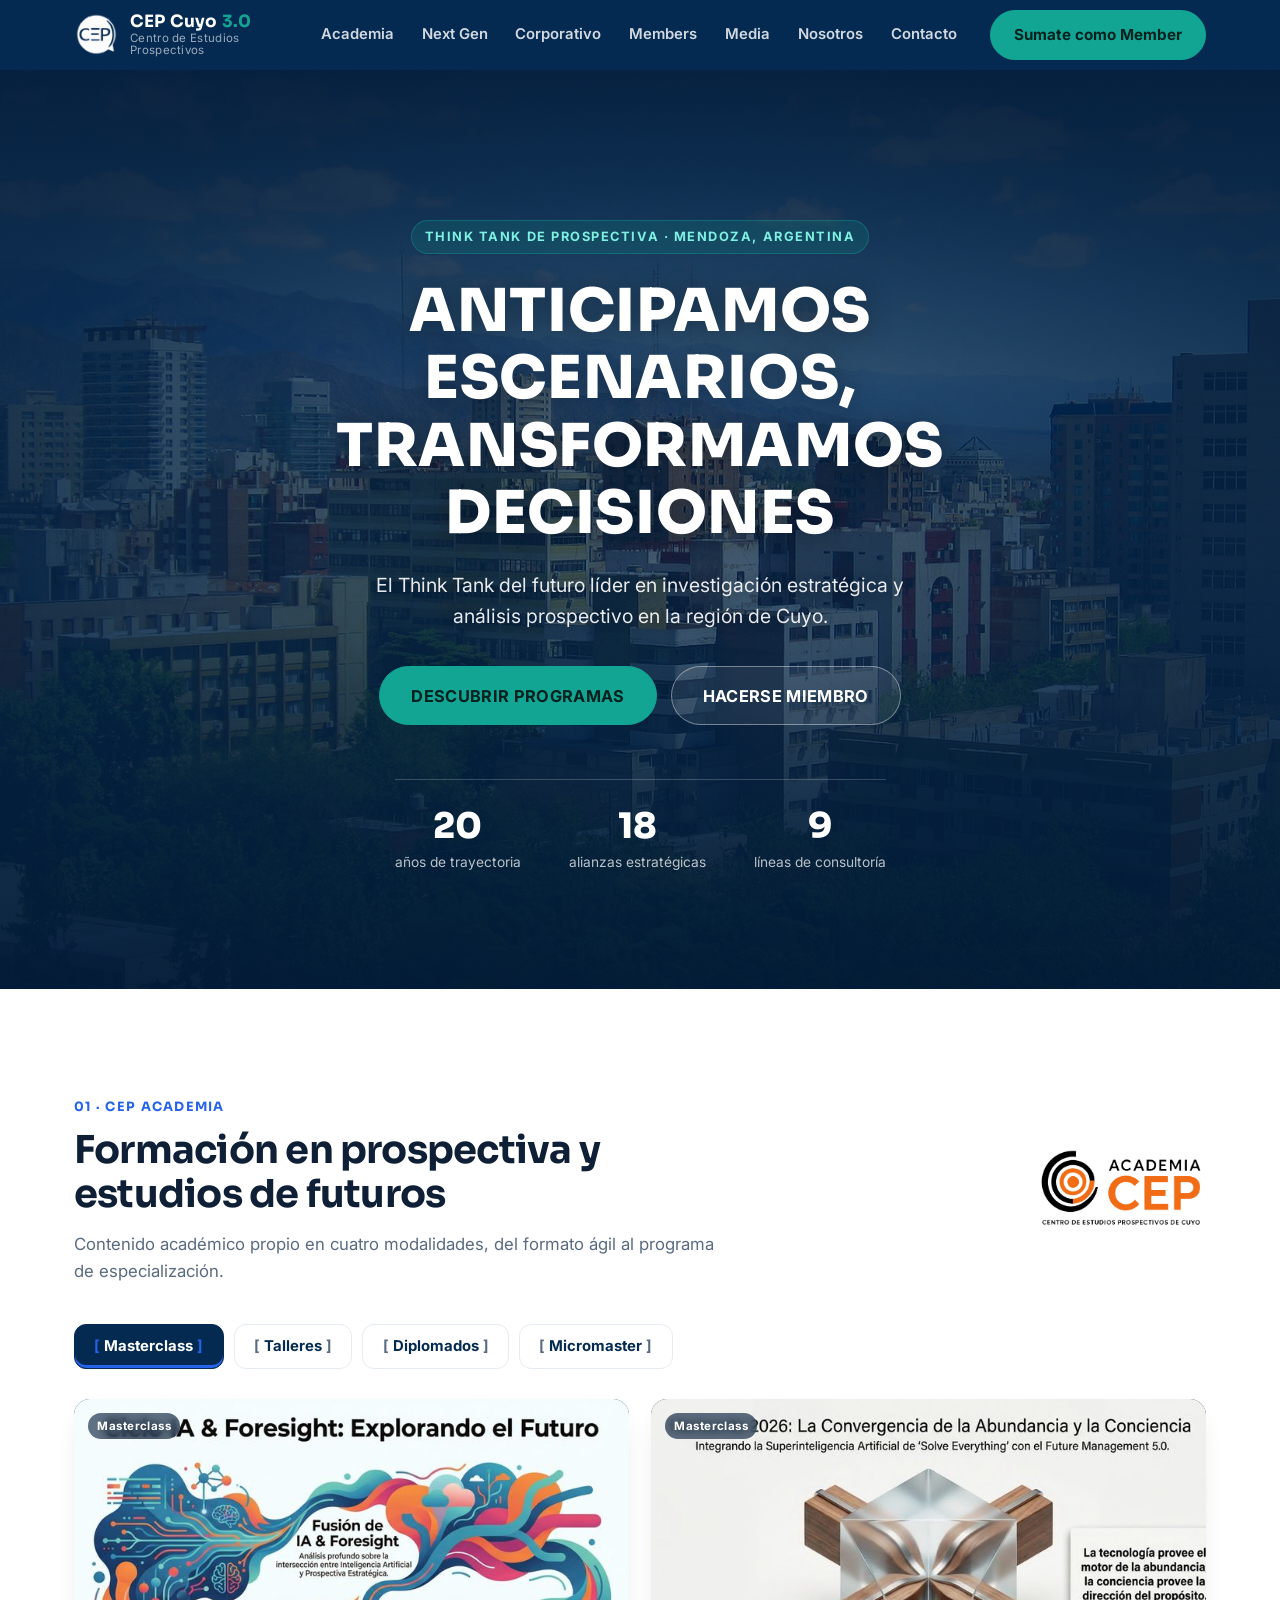
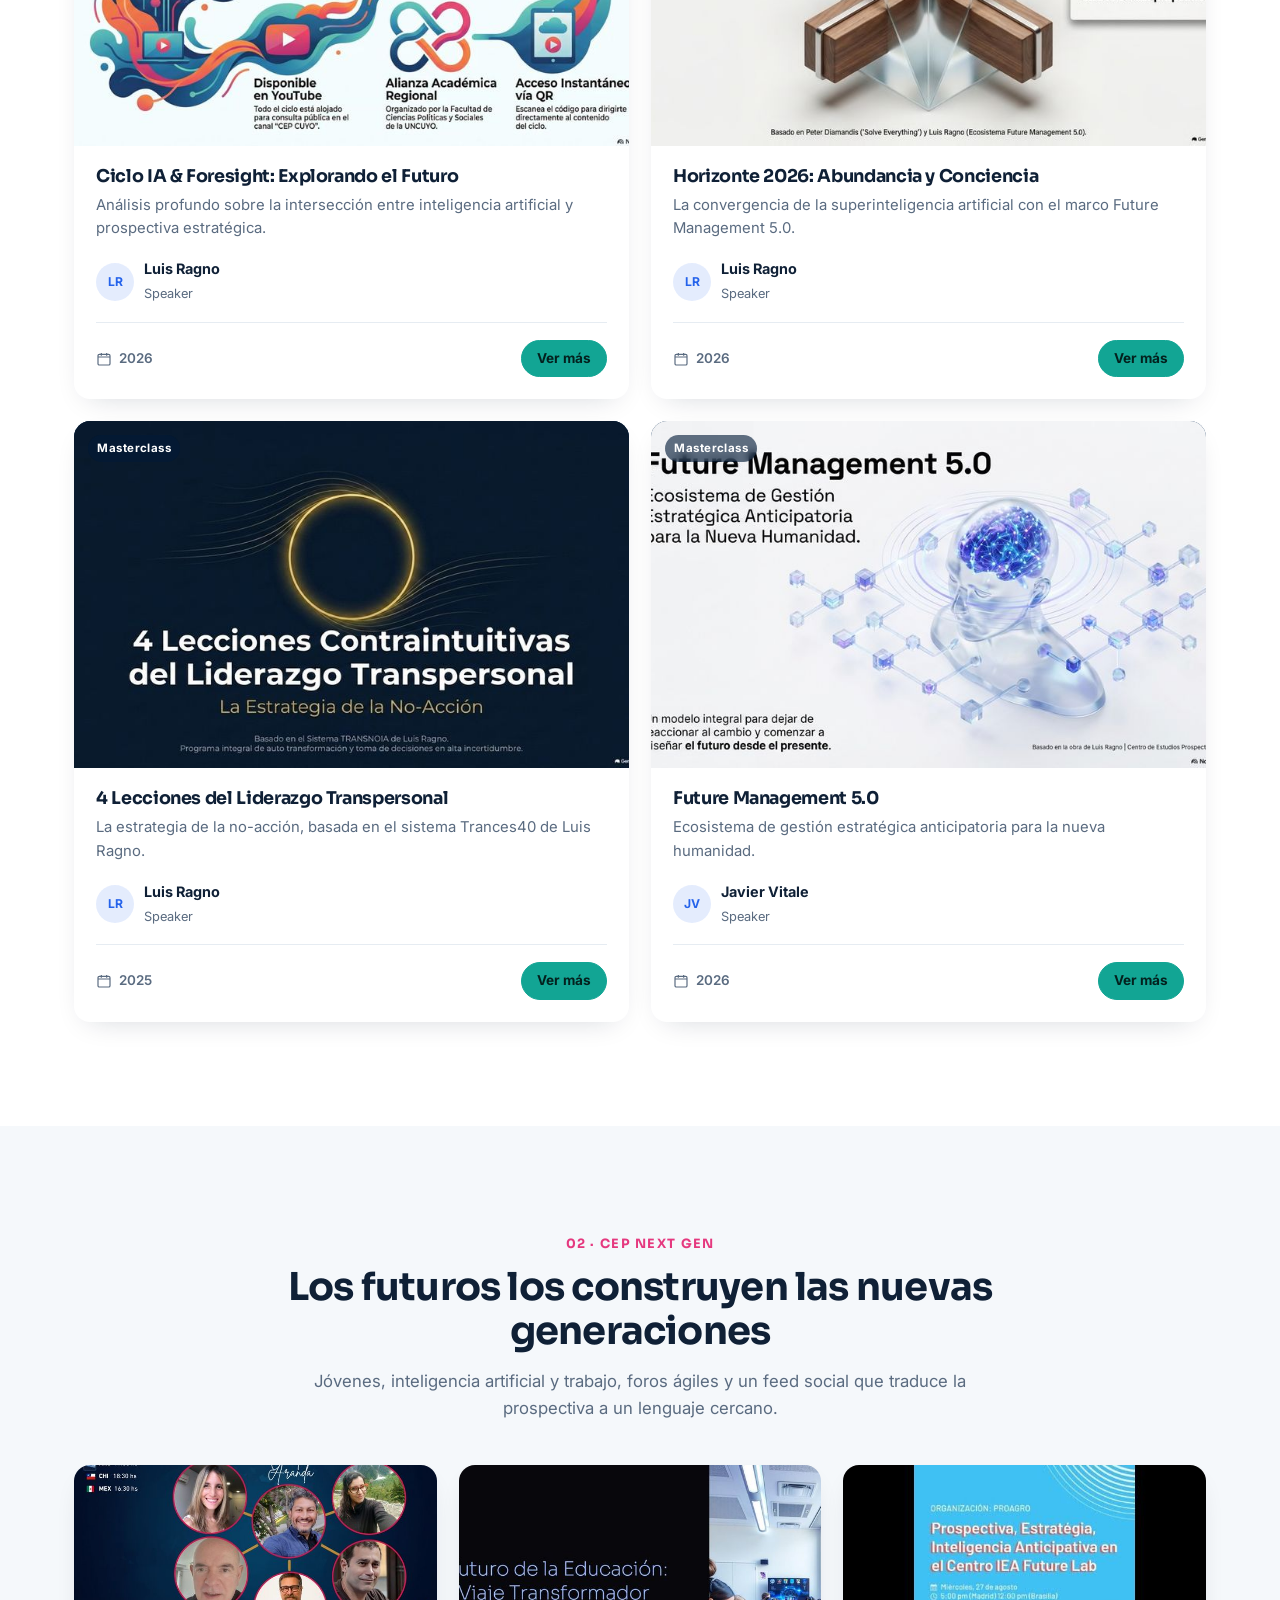
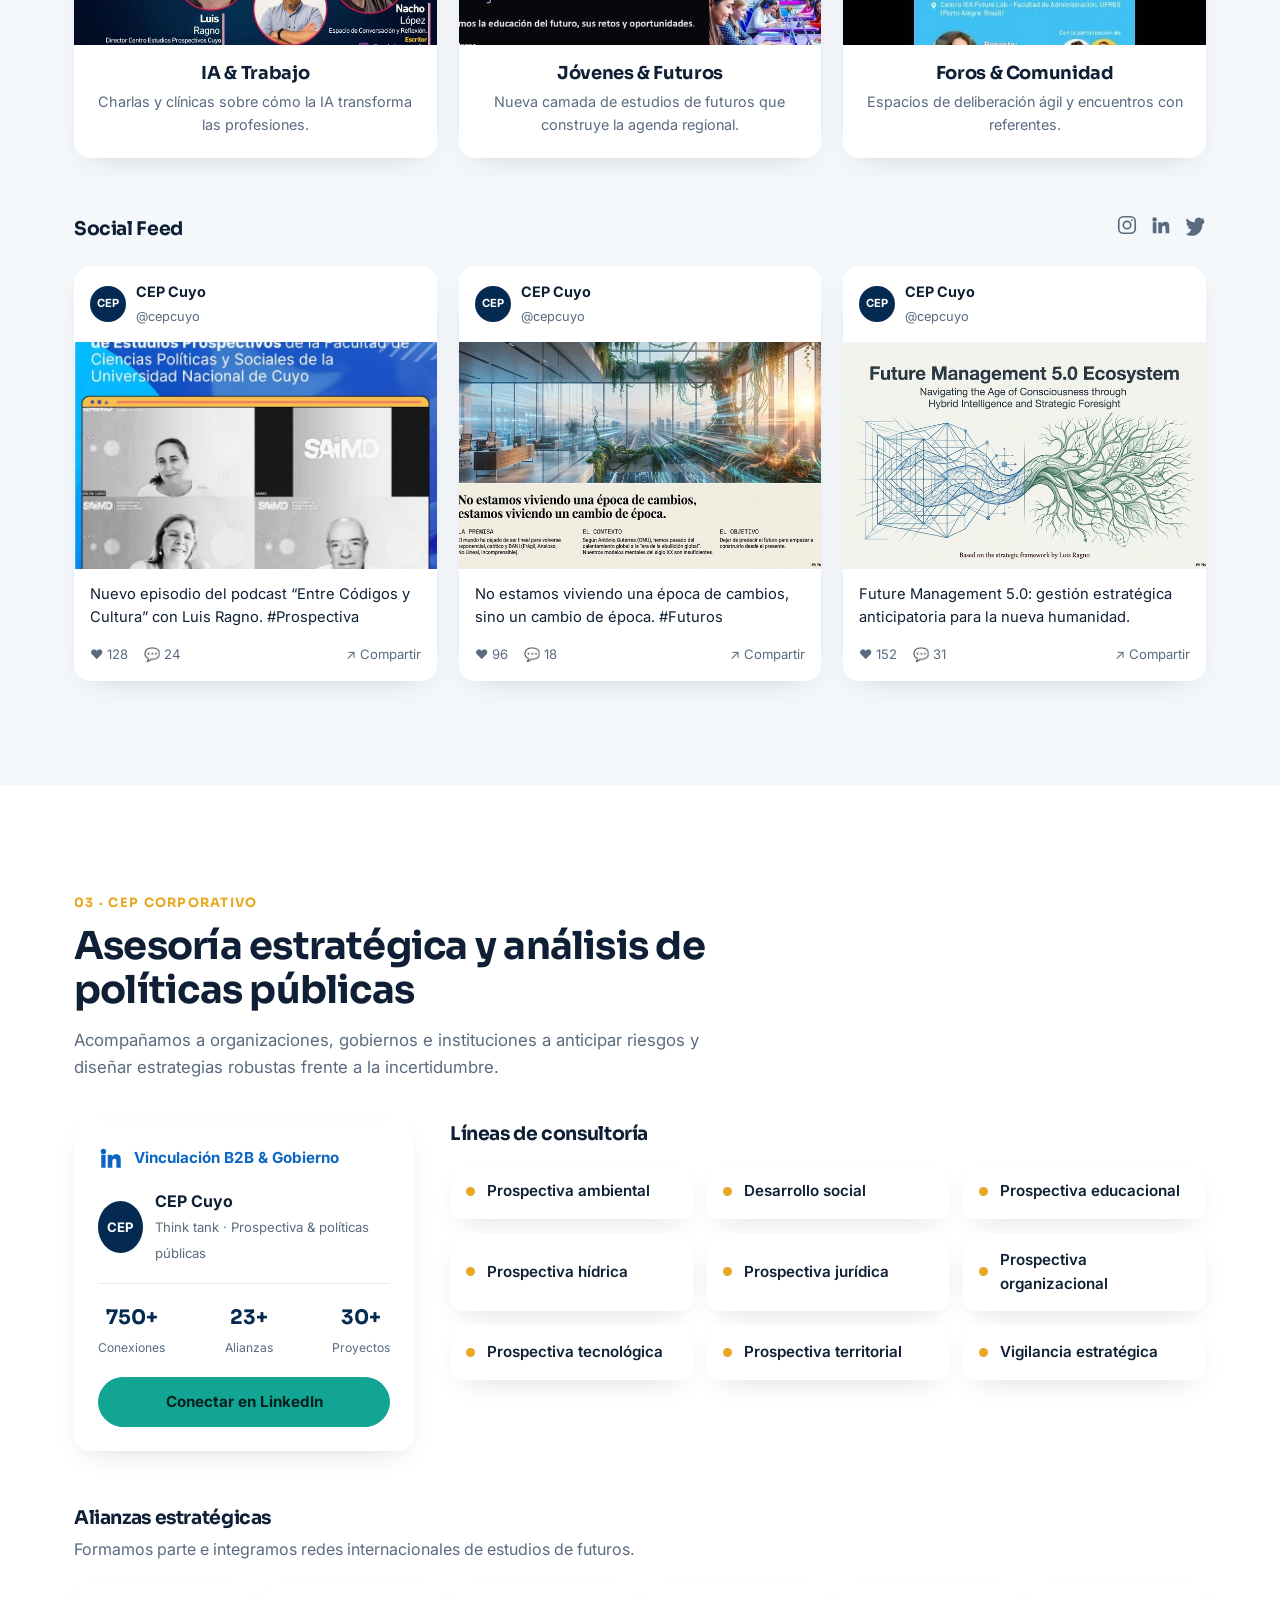
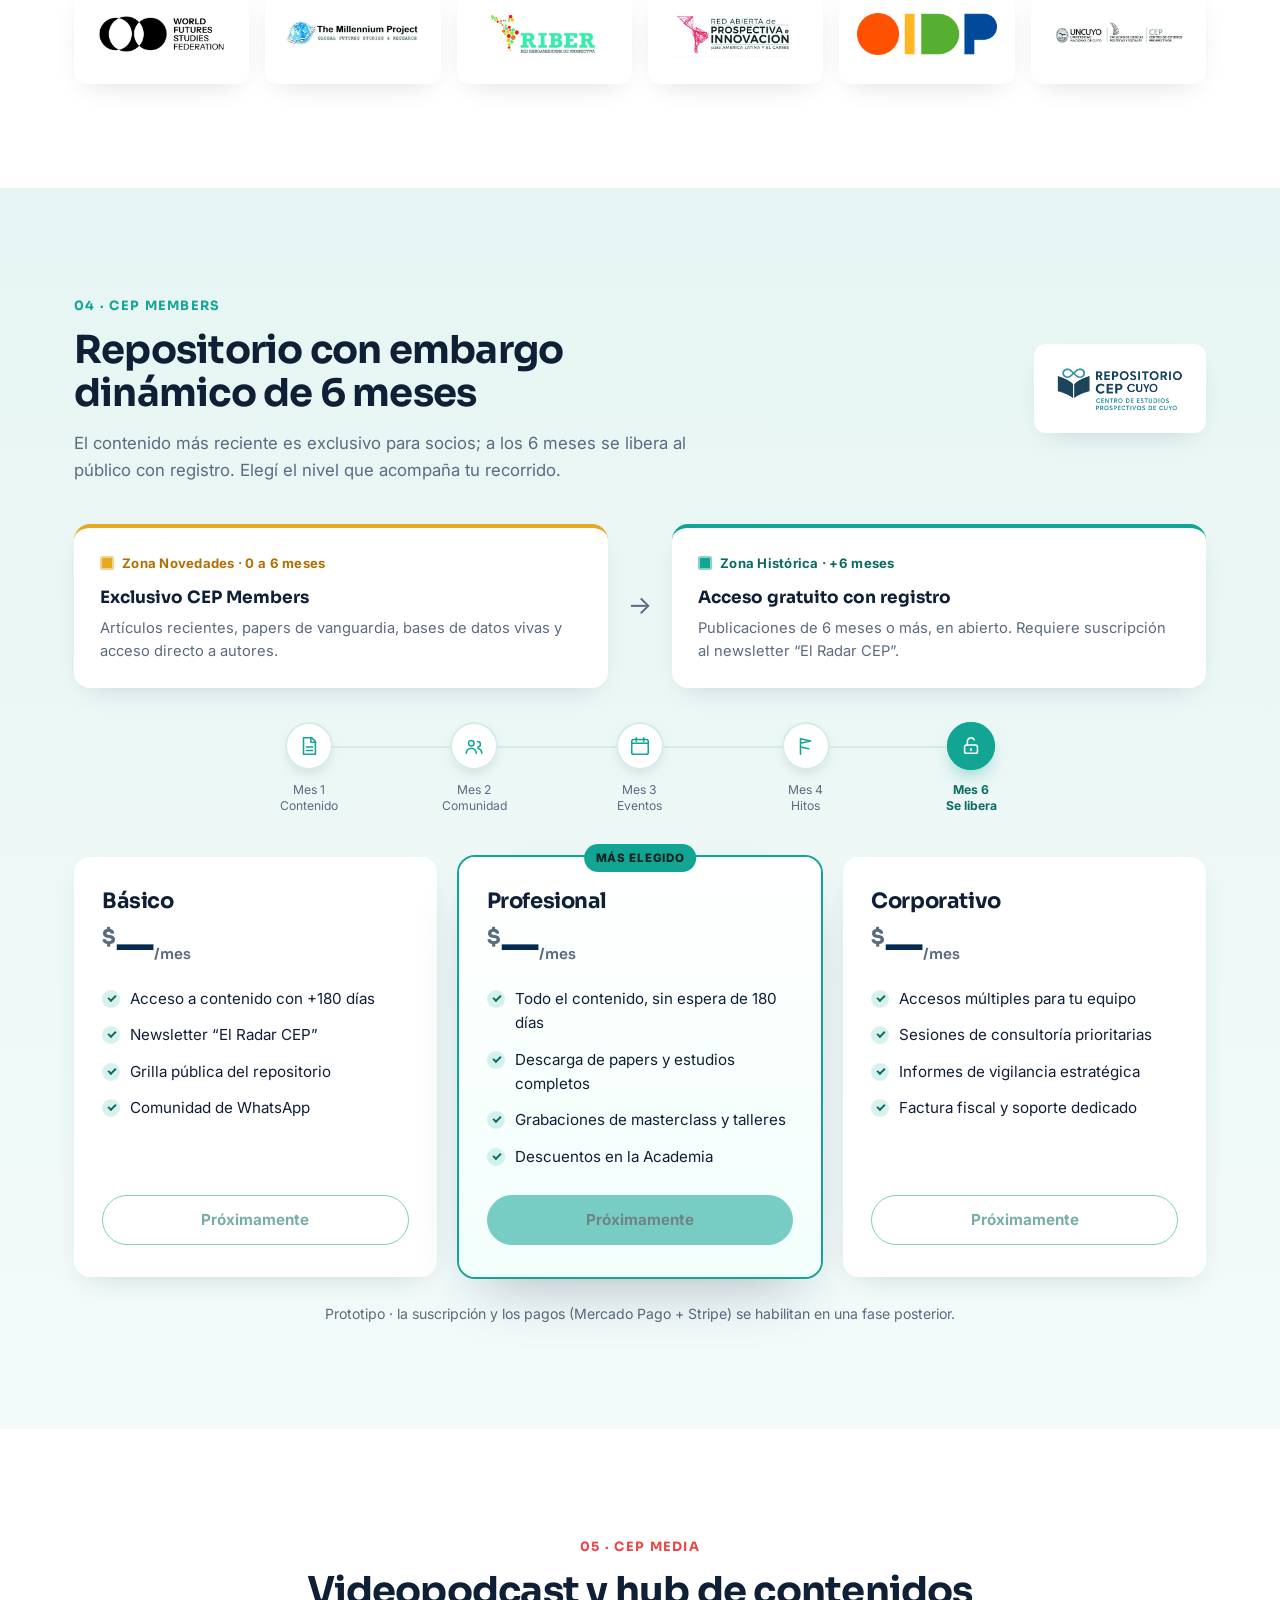
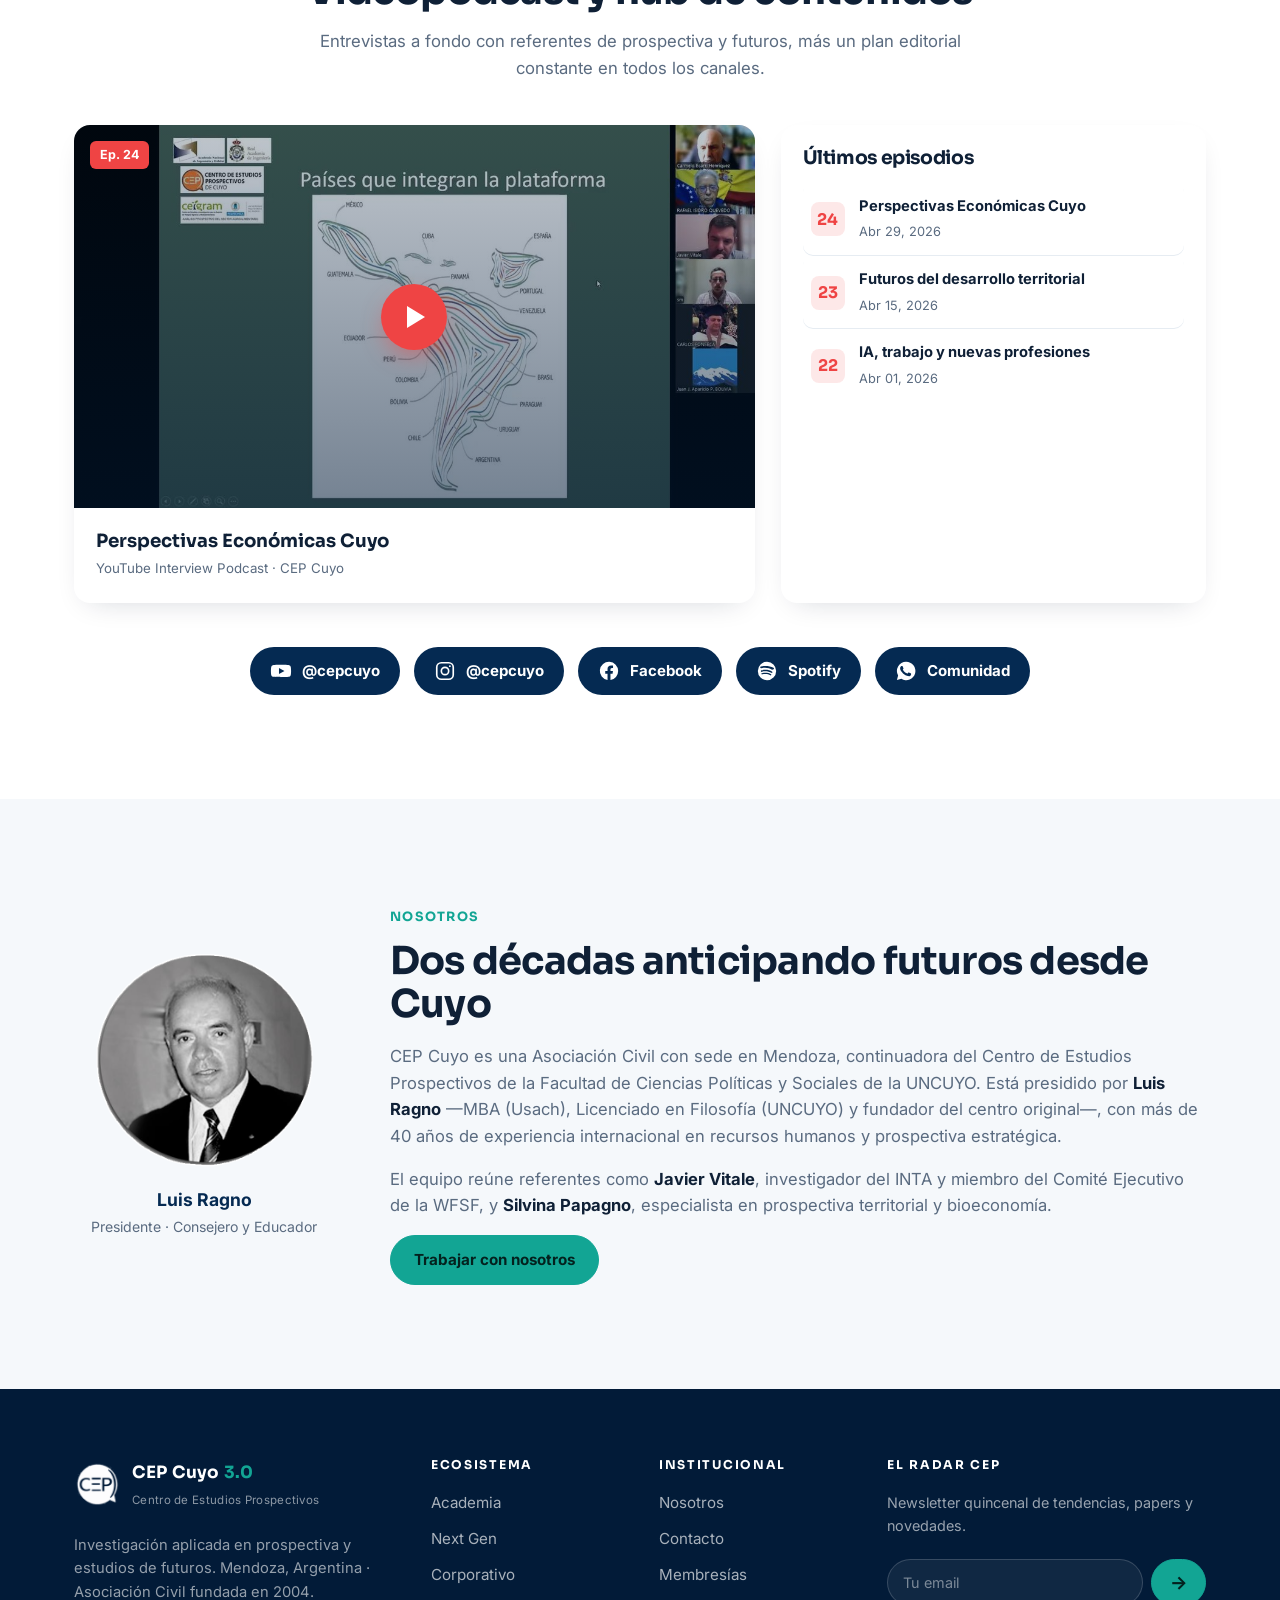
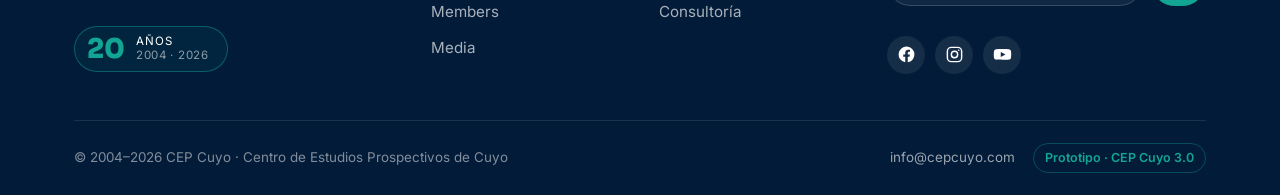
<file: index.html>
<!DOCTYPE html>
<html lang="es">
<head>
  <meta charset="UTF-8" />
  <meta name="viewport" content="width=device-width, initial-scale=1.0" />
  <title>CEP Cuyo 3.0 — Centro de Estudios Prospectivos de Cuyo</title>
  <meta name="description" content="CEP Cuyo 3.0: ecosistema digital de prospectiva y estudios de futuros. Academia, Next Gen, Corporativo, Members y Media — anticipamos escenarios, transformamos decisiones." />
  <!-- Tipografías: Inter (cuerpo, estilo San Francisco/iPhone) + Sora (títulos) -->
  <link rel="preconnect" href="https://fonts.googleapis.com" />
  <link rel="preconnect" href="https://fonts.gstatic.com" crossorigin />
  <link href="https://fonts.googleapis.com/css2?family=Inter:wght@400;500;600;700&family=Sora:wght@600;700;800&display=swap" rel="stylesheet" />
  <link rel="stylesheet" href="style.css" />
</head>
<body>

  <!-- ===================== HEADER ===================== -->
  <header class="site-header" id="top">
    <div class="container header-inner">
      <a href="#top" class="brand">
        <img src="assets/img/logo-cep-blanco.png" alt="Logo CEP Cuyo" class="brand-logo" />
        <span class="brand-text">
          <strong>CEP Cuyo <em>3.0</em></strong>
          <small>Centro de Estudios Prospectivos</small>
        </span>
      </a>

      <nav class="main-nav" id="mainNav" aria-label="Navegación principal">
        <a href="academia.html">Academia</a>
        <a href="next-gen.html">Next Gen</a>
        <a href="corporativo.html">Corporativo</a>
        <a href="members.html">Members</a>
        <a href="media.html">Media</a>
        <a href="nosotros.html">Nosotros</a>
        <a href="contacto.html">Contacto</a>
        <a href="members.html" class="btn btn-teal nav-cta">Sumate como Member</a>
      </nav>

      <div class="header-actions">
        <a href="members.html" class="btn btn-teal header-cta">Sumate como Member</a>
      </div>

      <button class="nav-toggle" id="navToggle" aria-label="Abrir menú" aria-expanded="false">
        <svg class="ic ic-menu" viewBox="0 0 24 24" fill="none" stroke="currentColor" stroke-width="1.9" stroke-linecap="round" aria-hidden="true"><path d="M4 7h16M4 12h16M4 17h16"/></svg>
        <svg class="ic ic-close" viewBox="0 0 24 24" fill="none" stroke="currentColor" stroke-width="1.9" stroke-linecap="round" aria-hidden="true"><path d="M6 6l12 12M18 6L6 18"/></svg>
      </button>
    </div>
  </header>

  <!-- ===================== HERO ===================== -->
  <section class="hero">
    <div class="hero-photo" aria-hidden="true"></div>
    <div class="hero-overlay" aria-hidden="true"></div>
    <div class="container hero-inner">
      <span class="eyebrow">Think tank de prospectiva · Mendoza, Argentina</span>
      <h1>Anticipamos escenarios,<br />transformamos decisiones</h1>
      <p class="hero-sub">
        El Think Tank del futuro líder en investigación estratégica y análisis
        prospectivo en la región de Cuyo.
      </p>
      <div class="hero-actions">
        <a href="#academia" class="btn btn-teal btn-lg">Descubrir programas</a>
        <a href="#members" class="btn btn-ghost btn-lg">Hacerse miembro</a>
      </div>
      <div class="hero-stats">
        <div><strong>20</strong><span>años de trayectoria</span></div>
        <div><strong>18</strong><span>alianzas estratégicas</span></div>
        <div><strong>9</strong><span>líneas de consultoría</span></div>
      </div>
    </div>
  </section>

  <!-- ===================== 1. ACADEMIA ===================== -->
  <section class="section" id="academia" style="--accent:#2563eb; --accent-soft:rgba(37,99,235,.12)">
    <div class="container">
      <div class="section-head">
        <div class="section-head-text">
          <span class="kicker">01 · CEP Academia</span>
          <h2>Formación en prospectiva y estudios de futuros</h2>
          <p>Contenido académico propio en cuatro modalidades, del formato ágil al programa de especialización.</p>
        </div>
        <img src="assets/img/logo-academia-cep.png" alt="Logo Academia CEP" class="section-brand" />
      </div>

      <div class="tabs" id="academiaTabs" role="tablist" aria-label="Modalidades de la Academia">
        <button class="tab is-active" data-tab="masterclass" role="tab" aria-selected="true">Masterclass</button>
        <button class="tab" data-tab="talleres" role="tab" aria-selected="false">Talleres</button>
        <button class="tab" data-tab="diplomados" role="tab" aria-selected="false">Diplomados</button>
        <button class="tab" data-tab="micromaster" role="tab" aria-selected="false">Micromaster</button>
      </div>

      <!-- MASTERCLASS -->
      <div class="grid grid-2 tab-panel is-active" data-panel="masterclass">
        <article class="course-card">
          <span class="course-thumb"><img src="assets/img/course-ia-foresight.jpg" alt="Ciclo IA & Foresight" loading="lazy" /><span class="course-tag">Masterclass</span></span>
          <div class="course-body">
            <h3>Ciclo IA &amp; Foresight: Explorando el Futuro</h3>
            <p>Análisis profundo sobre la intersección entre inteligencia artificial y prospectiva estratégica.</p>
            <div class="course-meta"><span class="avatar">LR</span><div><strong>Luis Ragno</strong><small>Speaker</small></div></div>
            <div class="course-foot"><span class="course-date"><svg viewBox="0 0 24 24" fill="none" stroke="currentColor" stroke-width="1.8"><rect x="3" y="5" width="18" height="16" rx="2"/><path d="M3 9h18M8 3v4M16 3v4"/></svg>2026</span><a href="#academia" class="btn btn-teal course-btn">Ver más</a></div>
          </div>
        </article>
        <article class="course-card">
          <span class="course-thumb"><img src="assets/img/course-horizonte.jpg" alt="Horizonte 2026" loading="lazy" /><span class="course-tag">Masterclass</span></span>
          <div class="course-body">
            <h3>Horizonte 2026: Abundancia y Conciencia</h3>
            <p>La convergencia de la superinteligencia artificial con el marco Future Management 5.0.</p>
            <div class="course-meta"><span class="avatar">LR</span><div><strong>Luis Ragno</strong><small>Speaker</small></div></div>
            <div class="course-foot"><span class="course-date"><svg viewBox="0 0 24 24" fill="none" stroke="currentColor" stroke-width="1.8"><rect x="3" y="5" width="18" height="16" rx="2"/><path d="M3 9h18M8 3v4M16 3v4"/></svg>2026</span><a href="#academia" class="btn btn-teal course-btn">Ver más</a></div>
          </div>
        </article>
        <article class="course-card">
          <span class="course-thumb"><img src="assets/img/course-liderazgo.jpg" alt="Liderazgo Transpersonal" loading="lazy" /><span class="course-tag">Masterclass</span></span>
          <div class="course-body">
            <h3>4 Lecciones del Liderazgo Transpersonal</h3>
            <p>La estrategia de la no-acción, basada en el sistema Trances40 de Luis Ragno.</p>
            <div class="course-meta"><span class="avatar">LR</span><div><strong>Luis Ragno</strong><small>Speaker</small></div></div>
            <div class="course-foot"><span class="course-date"><svg viewBox="0 0 24 24" fill="none" stroke="currentColor" stroke-width="1.8"><rect x="3" y="5" width="18" height="16" rx="2"/><path d="M3 9h18M8 3v4M16 3v4"/></svg>2025</span><a href="#academia" class="btn btn-teal course-btn">Ver más</a></div>
          </div>
        </article>
        <article class="course-card">
          <span class="course-thumb"><img src="assets/img/course-future-mgmt.jpg" alt="Future Management 5.0" loading="lazy" /><span class="course-tag">Masterclass</span></span>
          <div class="course-body">
            <h3>Future Management 5.0</h3>
            <p>Ecosistema de gestión estratégica anticipatoria para la nueva humanidad.</p>
            <div class="course-meta"><span class="avatar">JV</span><div><strong>Javier Vitale</strong><small>Speaker</small></div></div>
            <div class="course-foot"><span class="course-date"><svg viewBox="0 0 24 24" fill="none" stroke="currentColor" stroke-width="1.8"><rect x="3" y="5" width="18" height="16" rx="2"/><path d="M3 9h18M8 3v4M16 3v4"/></svg>2026</span><a href="#academia" class="btn btn-teal course-btn">Ver más</a></div>
          </div>
        </article>
      </div>

      <!-- TALLERES -->
      <div class="grid grid-2 tab-panel" data-panel="talleres" hidden>
        <article class="course-card">
          <span class="course-thumb"><img src="assets/img/course-inmersion.jpg" alt="Inmersión Prospectiva" loading="lazy" /><span class="course-tag">Taller</span></span>
          <div class="course-body">
            <h3>Inmersión Prospectiva</h3>
            <p>Seminario-taller intensivo de introducción práctica a los estudios de futuros.</p>
            <div class="course-meta"><span class="avatar">CEP</span><div><strong>Equipo CEP</strong><small>Taller</small></div></div>
            <div class="course-foot"><span class="course-date"><svg viewBox="0 0 24 24" fill="none" stroke="currentColor" stroke-width="1.8"><rect x="3" y="5" width="18" height="16" rx="2"/><path d="M3 9h18M8 3v4M16 3v4"/></svg>2025</span><a href="#academia" class="btn btn-teal course-btn">Ver más</a></div>
          </div>
        </article>
        <article class="course-card">
          <span class="course-thumb"><img src="assets/img/course-prospectiva-aplicada.jpg" alt="Prospectiva aplicada" loading="lazy" /><span class="course-tag">Taller</span></span>
          <div class="course-body">
            <h3>Prospectiva aplicada en contextos complejos</h3>
            <p>Sinergia entre inteligencia artificial y gestión estratégica anticipatoria.</p>
            <div class="course-meta"><span class="avatar">SP</span><div><strong>Silvina Papagno</strong><small>Speaker</small></div></div>
            <div class="course-foot"><span class="course-date"><svg viewBox="0 0 24 24" fill="none" stroke="currentColor" stroke-width="1.8"><rect x="3" y="5" width="18" height="16" rx="2"/><path d="M3 9h18M8 3v4M16 3v4"/></svg>2025</span><a href="#academia" class="btn btn-teal course-btn">Ver más</a></div>
          </div>
        </article>
        <article class="course-card">
          <span class="course-thumb"><img src="assets/img/course-organizacion.jpg" alt="Organización mental" loading="lazy" /><span class="course-tag">Taller</span></span>
          <div class="course-body">
            <h3>Teoría y método de la organización mental</h3>
            <p>Ingeniería de la mente para la práctica de una prospectiva cognitiva sustentable.</p>
            <div class="course-meta"><span class="avatar">LR</span><div><strong>Luis Ragno</strong><small>Speaker</small></div></div>
            <div class="course-foot"><span class="course-date"><svg viewBox="0 0 24 24" fill="none" stroke="currentColor" stroke-width="1.8"><rect x="3" y="5" width="18" height="16" rx="2"/><path d="M3 9h18M8 3v4M16 3v4"/></svg>2025</span><a href="#academia" class="btn btn-teal course-btn">Ver más</a></div>
          </div>
        </article>
        <article class="course-card">
          <span class="course-thumb"><img src="assets/img/course-educacion.jpg" alt="Educación, Ciencia y Prospectiva" loading="lazy" /><span class="course-tag">Taller</span></span>
          <div class="course-body">
            <h3>Educación, Ciencia y Prospectiva</h3>
            <p>Seminario-taller sobre el rol de la prospectiva en la ciencia y la educación.</p>
            <div class="course-meta"><span class="avatar">CEP</span><div><strong>Equipo CEP</strong><small>Taller</small></div></div>
            <div class="course-foot"><span class="course-date"><svg viewBox="0 0 24 24" fill="none" stroke="currentColor" stroke-width="1.8"><rect x="3" y="5" width="18" height="16" rx="2"/><path d="M3 9h18M8 3v4M16 3v4"/></svg>2025</span><a href="#academia" class="btn btn-teal course-btn">Ver más</a></div>
          </div>
        </article>
      </div>

      <!-- DIPLOMADOS -->
      <div class="grid grid-2 tab-panel" data-panel="diplomados" hidden>
        <article class="course-card">
          <span class="course-thumb"><img src="assets/img/course-pac2025.jpg" alt="PAC 2025" loading="lazy" /><span class="course-tag">Diplomado</span></span>
          <div class="course-body">
            <h3>PAC-2025: Prospectiva y Planificación en Iberoamérica</h3>
            <p>Programa de análisis y planificación con enfoque temático y regional.</p>
            <div class="course-meta"><span class="avatar">JV</span><div><strong>Javier Vitale</strong><small>Coordinación</small></div></div>
            <div class="course-foot"><span class="course-date"><svg viewBox="0 0 24 24" fill="none" stroke="currentColor" stroke-width="1.8"><rect x="3" y="5" width="18" height="16" rx="2"/><path d="M3 9h18M8 3v4M16 3v4"/></svg>2025</span><a href="#academia" class="btn btn-teal course-btn">Ver más</a></div>
          </div>
        </article>
        <article class="course-card">
          <span class="course-thumb"><img src="assets/img/course-talento.jpg" alt="Talento Humano" loading="lazy" /><span class="course-tag">Diplomado</span></span>
          <div class="course-body">
            <h3>Transformación y Prospectiva del Talento Humano</h3>
            <p>Gestión prospectiva y habilidades del futuro para las organizaciones.</p>
            <div class="course-meta"><span class="avatar">CEP</span><div><strong>Certificación CEP</strong><small>Diplomado</small></div></div>
            <div class="course-foot"><span class="course-date"><svg viewBox="0 0 24 24" fill="none" stroke="currentColor" stroke-width="1.8"><rect x="3" y="5" width="18" height="16" rx="2"/><path d="M3 9h18M8 3v4M16 3v4"/></svg>2025</span><a href="#academia" class="btn btn-teal course-btn">Ver más</a></div>
          </div>
        </article>
        <article class="course-card">
          <span class="course-thumb"><img src="assets/img/course-academiacep.jpg" alt="AcademiaCEP" loading="lazy" /><span class="course-tag">Diplomado</span></span>
          <div class="course-body">
            <h3>AcademiaCEP: Liderando los Estudios de Futuros</h3>
            <p>Formación integral en metodologías y prácticas relevantes para el liderazgo prospectivo.</p>
            <div class="course-meta"><span class="avatar">LR</span><div><strong>Luis Ragno</strong><small>Dirección</small></div></div>
            <div class="course-foot"><span class="course-date"><svg viewBox="0 0 24 24" fill="none" stroke="currentColor" stroke-width="1.8"><rect x="3" y="5" width="18" height="16" rx="2"/><path d="M3 9h18M8 3v4M16 3v4"/></svg>2026</span><a href="#academia" class="btn btn-teal course-btn">Ver más</a></div>
          </div>
        </article>
        <article class="course-card">
          <span class="course-thumb"><img src="assets/img/course-innovacion.jpg" alt="Innovación tecnológica" loading="lazy" /><span class="course-tag">Diplomado</span></span>
          <div class="course-body">
            <h3>Innovación y Prospectiva Tecnológica</h3>
            <p>Seminario-taller sobre vigilancia tecnológica e innovación estratégica.</p>
            <div class="course-meta"><span class="avatar">CEP</span><div><strong>Equipo CEP</strong><small>Diplomado</small></div></div>
            <div class="course-foot"><span class="course-date"><svg viewBox="0 0 24 24" fill="none" stroke="currentColor" stroke-width="1.8"><rect x="3" y="5" width="18" height="16" rx="2"/><path d="M3 9h18M8 3v4M16 3v4"/></svg>2025</span><a href="#academia" class="btn btn-teal course-btn">Ver más</a></div>
          </div>
        </article>
      </div>

      <!-- MICROMASTER -->
      <div class="grid grid-2 tab-panel" data-panel="micromaster" hidden>
        <article class="course-card">
          <span class="course-thumb"><img src="assets/img/course-future-mgmt.jpg" alt="Ruta Future Management" loading="lazy" /><span class="course-tag">Micromaster</span></span>
          <div class="course-body">
            <h3>Ruta: Future Management 5.0</h3>
            <p>Itinerario modular sobre gestión estratégica anticipatoria y liderazgo de futuros.</p>
            <div class="course-meta"><span class="avatar">JV</span><div><strong>Javier Vitale</strong><small>Programa modular</small></div></div>
            <div class="course-foot"><span class="course-date"><svg viewBox="0 0 24 24" fill="none" stroke="currentColor" stroke-width="1.8"><rect x="3" y="5" width="18" height="16" rx="2"/><path d="M3 9h18M8 3v4M16 3v4"/></svg>2026</span><a href="#academia" class="btn btn-teal course-btn">Ver más</a></div>
          </div>
        </article>
        <article class="course-card">
          <span class="course-thumb"><img src="assets/img/course-ia-foresight.jpg" alt="Ruta IA & Foresight" loading="lazy" /><span class="course-tag">Micromaster</span></span>
          <div class="course-body">
            <h3>Ruta: IA &amp; Foresight</h3>
            <p>Módulos sobre inteligencia artificial aplicada al análisis de tendencias y escenarios.</p>
            <div class="course-meta"><span class="avatar">CEP</span><div><strong>Programa modular</strong><small>Micromaster</small></div></div>
            <div class="course-foot"><span class="course-date"><svg viewBox="0 0 24 24" fill="none" stroke="currentColor" stroke-width="1.8"><rect x="3" y="5" width="18" height="16" rx="2"/><path d="M3 9h18M8 3v4M16 3v4"/></svg>2026</span><a href="#academia" class="btn btn-teal course-btn">Ver más</a></div>
          </div>
        </article>
        <article class="course-card">
          <span class="course-thumb"><img src="assets/img/course-prospectiva-aplicada.jpg" alt="Ruta Prospectiva territorial" loading="lazy" /><span class="course-tag">Micromaster</span></span>
          <div class="course-body">
            <h3>Ruta: Prospectiva Territorial</h3>
            <p>Módulos de prospectiva territorial y bioeconomía aplicada a la gestión regional.</p>
            <div class="course-meta"><span class="avatar">SP</span><div><strong>Silvina Papagno</strong><small>Programa modular</small></div></div>
            <div class="course-foot"><span class="course-date"><svg viewBox="0 0 24 24" fill="none" stroke="currentColor" stroke-width="1.8"><rect x="3" y="5" width="18" height="16" rx="2"/><path d="M3 9h18M8 3v4M16 3v4"/></svg>2026</span><a href="#academia" class="btn btn-teal course-btn">Ver más</a></div>
          </div>
        </article>
        <article class="course-card">
          <span class="course-thumb"><img src="assets/img/course-liderazgo.jpg" alt="Ruta Liderazgo" loading="lazy" /><span class="course-tag">Micromaster</span></span>
          <div class="course-body">
            <h3>Ruta: Liderazgo Transpersonal</h3>
            <p>Módulos sobre liderazgo, cognición y toma de decisiones en entornos de incertidumbre.</p>
            <div class="course-meta"><span class="avatar">LR</span><div><strong>Luis Ragno</strong><small>Programa modular</small></div></div>
            <div class="course-foot"><span class="course-date"><svg viewBox="0 0 24 24" fill="none" stroke="currentColor" stroke-width="1.8"><rect x="3" y="5" width="18" height="16" rx="2"/><path d="M3 9h18M8 3v4M16 3v4"/></svg>2025</span><a href="#academia" class="btn btn-teal course-btn">Ver más</a></div>
          </div>
        </article>
      </div>
    </div>
  </section>

  <!-- ===================== 2. NEXT GEN ===================== -->
  <section class="section section-soft" id="nextgen" style="--accent:#e5397f; --accent-soft:rgba(229,57,127,.12)">
    <div class="container">
      <div class="section-head-center">
        <span class="kicker">02 · CEP Next Gen</span>
        <h2>Los futuros los construyen las nuevas generaciones</h2>
        <p>Jóvenes, inteligencia artificial y trabajo, foros ágiles y un feed social que traduce la prospectiva a un lenguaje cercano.</p>
      </div>

      <div class="grid grid-3 profiles">
        <article class="profile-card">
          <div class="profile-top"><img src="assets/img/nextgen-ia.jpg" alt="Súbete al tren de la IA" loading="lazy" /></div>
          <h3>IA &amp; Trabajo</h3>
          <span>Charlas y clínicas sobre cómo la IA transforma las profesiones.</span>
        </article>
        <article class="profile-card">
          <div class="profile-top"><img src="assets/img/nextgen-evento.jpg" alt="Jóvenes construyendo futuros" loading="lazy" /></div>
          <h3>Jóvenes &amp; Futuros</h3>
          <span>Nueva camada de estudios de futuros que construye la agenda regional.</span>
        </article>
        <article class="profile-card">
          <div class="profile-top"><img src="assets/img/post-webinar.jpg" alt="Foros y comunidad" loading="lazy" /></div>
          <h3>Foros &amp; Comunidad</h3>
          <span>Espacios de deliberación ágil y encuentros con referentes.</span>
        </article>
      </div>

      <div class="feed-head">
        <h3 class="subhead">Social Feed</h3>
        <div class="feed-icons">
          <span aria-label="Instagram"><svg viewBox="0 0 24 24" fill="none" stroke="currentColor" stroke-width="1.8"><rect x="3" y="3" width="18" height="18" rx="5"/><circle cx="12" cy="12" r="4"/><circle cx="17.3" cy="6.7" r="1" fill="currentColor" stroke="none"/></svg></span>
          <span aria-label="LinkedIn"><svg viewBox="0 0 24 24" fill="currentColor"><path d="M4.98 3.5A2.5 2.5 0 112.5 6 2.5 2.5 0 014.98 3.5zM3 8.98h4V21H3zM9 8.98h3.8v1.64h.05A4.17 4.17 0 0116.6 8.5c4 0 4.4 2.35 4.4 5.4V21h-4v-5.3c0-1.26 0-2.9-1.77-2.9s-2.03 1.38-2.03 2.8V21H9z"/></svg></span>
          <span aria-label="Twitter"><svg viewBox="0 0 24 24" fill="currentColor"><path d="M22 5.9c-.7.3-1.5.5-2.3.6.8-.5 1.5-1.3 1.8-2.3-.8.5-1.7.8-2.6 1a4.1 4.1 0 00-7 3.7A11.6 11.6 0 013.2 4.6a4.1 4.1 0 001.3 5.5c-.7 0-1.3-.2-1.8-.5v.1c0 2 1.4 3.6 3.3 4-.6.2-1.3.2-1.9.1a4.1 4.1 0 003.8 2.9A8.2 8.2 0 012 22a11.6 11.6 0 006.3 1.8c7.5 0 11.6-6.2 11.6-11.6v-.5c.8-.6 1.5-1.3 2.1-2.2z"/></svg></span>
        </div>
      </div>

      <div class="grid grid-3 feed">
        <article class="post-card">
          <div class="post-head"><span class="post-avatar">CEP</span><div><strong>CEP Cuyo</strong><small>@cepcuyo</small></div></div>
          <div class="post-media"><img src="assets/img/media-podcast.jpg" alt="Podcast Entre Códigos y Cultura" loading="lazy" /></div>
          <p class="post-text">Nuevo episodio del podcast “Entre Códigos y Cultura” con Luis Ragno. #Prospectiva</p>
          <div class="post-bar"><span>♥ 128</span><span>💬 24</span><span>↗ Compartir</span></div>
        </article>
        <article class="post-card">
          <div class="post-head"><span class="post-avatar">CEP</span><div><strong>CEP Cuyo</strong><small>@cepcuyo</small></div></div>
          <div class="post-media"><img src="assets/img/post-futuro.jpg" alt="Cambio de época" loading="lazy" /></div>
          <p class="post-text">No estamos viviendo una época de cambios, sino un cambio de época. #Futuros</p>
          <div class="post-bar"><span>♥ 96</span><span>💬 18</span><span>↗ Compartir</span></div>
        </article>
        <article class="post-card">
          <div class="post-head"><span class="post-avatar">CEP</span><div><strong>CEP Cuyo</strong><small>@cepcuyo</small></div></div>
          <div class="post-media"><img src="assets/img/post-fm.jpg" alt="Future Management 5.0" loading="lazy" /></div>
          <p class="post-text">Future Management 5.0: gestión estratégica anticipatoria para la nueva humanidad.</p>
          <div class="post-bar"><span>♥ 152</span><span>💬 31</span><span>↗ Compartir</span></div>
        </article>
      </div>
    </div>
  </section>

  <!-- ===================== 3. CORPORATIVO ===================== -->
  <section class="section" id="corporativo" style="--accent:#e8a822; --accent-soft:rgba(232,168,34,.14)">
    <div class="container">
      <div class="section-head">
        <div class="section-head-text">
          <span class="kicker">03 · CEP Corporativo</span>
          <h2>Asesoría estratégica y análisis de políticas públicas</h2>
          <p>Acompañamos a organizaciones, gobiernos e instituciones a anticipar riesgos y diseñar estrategias robustas frente a la incertidumbre.</p>
        </div>
      </div>

      <div class="corp-grid">
        <!-- Card estilo LinkedIn -->
        <aside class="linkedin-card">
          <div class="li-head">
            <svg class="li-logo" viewBox="0 0 24 24" fill="currentColor"><path d="M4.98 3.5A2.5 2.5 0 112.5 6 2.5 2.5 0 014.98 3.5zM3 8.98h4V21H3zM9 8.98h3.8v1.64h.05A4.17 4.17 0 0116.6 8.5c4 0 4.4 2.35 4.4 5.4V21h-4v-5.3c0-1.26 0-2.9-1.77-2.9s-2.03 1.38-2.03 2.8V21H9z"/></svg>
            <span>Vinculación B2B &amp; Gobierno</span>
          </div>
          <div class="li-profile">
            <span class="li-avatar">CEP</span>
            <div>
              <strong>CEP Cuyo</strong>
              <small>Think tank · Prospectiva &amp; políticas públicas</small>
            </div>
          </div>
          <div class="li-stats">
            <div><strong>750+</strong><span>Conexiones</span></div>
            <div><strong>23+</strong><span>Alianzas</span></div>
            <div><strong>30+</strong><span>Proyectos</span></div>
          </div>
          <a href="#corporativo" class="btn btn-teal btn-block">Conectar en LinkedIn</a>
        </aside>

        <!-- Líneas de consultoría -->
        <div class="corp-lines">
          <h3 class="subhead">Líneas de consultoría</h3>
          <div class="grid grid-3 tight">
            <div class="line-card"><span class="dot"></span>Prospectiva ambiental</div>
            <div class="line-card"><span class="dot"></span>Desarrollo social</div>
            <div class="line-card"><span class="dot"></span>Prospectiva educacional</div>
            <div class="line-card"><span class="dot"></span>Prospectiva hídrica</div>
            <div class="line-card"><span class="dot"></span>Prospectiva jurídica</div>
            <div class="line-card"><span class="dot"></span>Prospectiva organizacional</div>
            <div class="line-card"><span class="dot"></span>Prospectiva tecnológica</div>
            <div class="line-card"><span class="dot"></span>Prospectiva territorial</div>
            <div class="line-card"><span class="dot"></span>Vigilancia estratégica</div>
          </div>
        </div>
      </div>

      <h3 class="subhead subhead-spaced">Alianzas estratégicas</h3>
      <p class="subhead-note">Formamos parte e integramos redes internacionales de estudios de futuros.</p>
      <div class="ally-logos">
        <div class="ally-logo"><img src="assets/img/ally-wfsf.png" alt="World Futures Studies Federation" loading="lazy" /></div>
        <div class="ally-logo"><img src="assets/img/ally-millennium.jpg" alt="The Millennium Project" loading="lazy" /></div>
        <div class="ally-logo"><img src="assets/img/ally-riber.jpg" alt="RIBER — Red Iberoamericana de Prospectiva" loading="lazy" /></div>
        <div class="ally-logo"><img src="assets/img/ally-redabierta.jpg" alt="Red Abierta de Prospectiva e Innovación" loading="lazy" /></div>
        <div class="ally-logo"><img src="assets/img/ally-oidp.png" alt="OIDP" loading="lazy" /></div>
        <div class="ally-logo"><img src="assets/img/ally-uncuyo.jpg" alt="UNCUYO — FCPyS" loading="lazy" /></div>
      </div>
    </div>
  </section>

  <!-- ===================== 4. MEMBERS ===================== -->
  <section class="section section-mint" id="members" style="--accent:#12a594; --accent-soft:rgba(18,165,148,.14)">
    <div class="container">
      <div class="section-head">
        <div class="section-head-text">
          <span class="kicker">04 · CEP Members</span>
          <h2>Repositorio con embargo dinámico de 6 meses</h2>
          <p>El contenido más reciente es exclusivo para socios; a los 6 meses se libera al público con registro. Elegí el nivel que acompaña tu recorrido.</p>
        </div>
        <img src="assets/img/logo-repositorio-cep.png" alt="Logo Repositorio CEP Cuyo" class="section-brand section-brand-boxed" />
      </div>

      <!-- Timeline de paywall -->
      <div class="paywall">
        <div class="paywall-zone zone-lock">
          <span class="zone-tag"><span class="lock" aria-hidden="true"></span> Zona Novedades · 0 a 6 meses</span>
          <strong>Exclusivo CEP Members</strong>
          <p>Artículos recientes, papers de vanguardia, bases de datos vivas y acceso directo a autores.</p>
        </div>
        <div class="paywall-arrow" aria-hidden="true">→</div>
        <div class="paywall-zone zone-open">
          <span class="zone-tag zone-tag-open"><span class="unlock" aria-hidden="true"></span> Zona Histórica · +6 meses</span>
          <strong>Acceso gratuito con registro</strong>
          <p>Publicaciones de 6 meses o más, en abierto. Requiere suscripción al newsletter “El Radar CEP”.</p>
        </div>
      </div>

      <div class="timeline" aria-hidden="true">
        <div class="tl-step">
          <span class="tl-ic"><svg viewBox="0 0 24 24" fill="none" stroke="currentColor" stroke-width="1.7" stroke-linecap="round" stroke-linejoin="round"><path d="M6 3h9l4 4v14H6z"/><path d="M14 3v5h5M9 13h7M9 17h7"/></svg></span>
          <small>Mes 1<br>Contenido</small>
        </div>
        <div class="tl-step">
          <span class="tl-ic"><svg viewBox="0 0 24 24" fill="none" stroke="currentColor" stroke-width="1.7" stroke-linecap="round" stroke-linejoin="round"><circle cx="9" cy="9" r="3"/><path d="M3.5 20a5.5 5.5 0 0111 0M16 7a3 3 0 010 6M20.5 20a5.5 5.5 0 00-4-5.3"/></svg></span>
          <small>Mes 2<br>Comunidad</small>
        </div>
        <div class="tl-step">
          <span class="tl-ic"><svg viewBox="0 0 24 24" fill="none" stroke="currentColor" stroke-width="1.7" stroke-linecap="round" stroke-linejoin="round"><rect x="3" y="5" width="18" height="16" rx="2"/><path d="M3 9h18M8 3v4M16 3v4"/></svg></span>
          <small>Mes 3<br>Eventos</small>
        </div>
        <div class="tl-step">
          <span class="tl-ic"><svg viewBox="0 0 24 24" fill="none" stroke="currentColor" stroke-width="1.7" stroke-linecap="round" stroke-linejoin="round"><path d="M6 21V4M6 4l11 2.5L6 9"/><path d="M6 13l9 2"/></svg></span>
          <small>Mes 4<br>Hitos</small>
        </div>
        <div class="tl-step tl-release">
          <span class="tl-ic"><svg viewBox="0 0 24 24" fill="none" stroke="currentColor" stroke-width="1.7" stroke-linecap="round" stroke-linejoin="round"><rect x="5" y="11" width="14" height="9" rx="2"/><path d="M8 11V7a4 4 0 017.5-1.8"/><path d="M12 15v2"/></svg></span>
          <small>Mes 6<br>Se libera</small>
        </div>
      </div>

      <div class="grid grid-3 pricing">
        <article class="plan">
          <h3>Básico</h3>
          <p class="plan-price"><span>$</span>—<small>/mes</small></p>
          <ul>
            <li>Acceso a contenido con +180 días</li>
            <li>Newsletter “El Radar CEP”</li>
            <li>Grilla pública del repositorio</li>
            <li>Comunidad de WhatsApp</li>
          </ul>
          <button class="btn btn-outline btn-block" disabled>Próximamente</button>
        </article>
        <article class="plan plan-featured">
          <span class="plan-badge">Más elegido</span>
          <h3>Profesional</h3>
          <p class="plan-price"><span>$</span>—<small>/mes</small></p>
          <ul>
            <li>Todo el contenido, sin espera de 180 días</li>
            <li>Descarga de papers y estudios completos</li>
            <li>Grabaciones de masterclass y talleres</li>
            <li>Descuentos en la Academia</li>
          </ul>
          <button class="btn btn-teal btn-block" disabled>Próximamente</button>
        </article>
        <article class="plan">
          <h3>Corporativo</h3>
          <p class="plan-price"><span>$</span>—<small>/mes</small></p>
          <ul>
            <li>Accesos múltiples para tu equipo</li>
            <li>Sesiones de consultoría prioritarias</li>
            <li>Informes de vigilancia estratégica</li>
            <li>Factura fiscal y soporte dedicado</li>
          </ul>
          <button class="btn btn-outline btn-block" disabled>Próximamente</button>
        </article>
      </div>
      <p class="proto-note">Prototipo · la suscripción y los pagos (Mercado Pago + Stripe) se habilitan en una fase posterior.</p>
    </div>
  </section>

  <!-- ===================== 5. MEDIA ===================== -->
  <section class="section" id="media" style="--accent:#ef4444; --accent-soft:rgba(239,68,68,.12)">
    <div class="container">
      <div class="section-head-center">
        <span class="kicker">05 · CEP Media</span>
        <h2>Videopodcast y hub de contenidos</h2>
        <p>Entrevistas a fondo con referentes de prospectiva y futuros, más un plan editorial constante en todos los canales.</p>
      </div>

      <div class="media-player">
        <a class="media-feature" href="https://youtube.com/@cepcuyo" target="_blank" rel="noopener" aria-label="Reproducir episodio">
          <span class="media-thumb">
            <img src="assets/img/media-featured.jpg" alt="Videopodcast CEP Cuyo" class="media-thumb-img" loading="lazy" />
            <span class="play play-yt" aria-hidden="true"></span>
            <span class="media-badge">Ep. 24</span>
          </span>
          <div class="media-caption">
            <strong>Perspectivas Económicas Cuyo</strong>
            <small>YouTube Interview Podcast · CEP Cuyo</small>
          </div>
        </a>
        <div class="media-list">
          <h3 class="subhead">Últimos episodios</h3>
          <a href="#media" class="media-item"><span class="mi-num">24</span><div><strong>Perspectivas Económicas Cuyo</strong><small>Abr 29, 2026</small></div></a>
          <a href="#media" class="media-item"><span class="mi-num">23</span><div><strong>Futuros del desarrollo territorial</strong><small>Abr 15, 2026</small></div></a>
          <a href="#media" class="media-item"><span class="mi-num">22</span><div><strong>IA, trabajo y nuevas profesiones</strong><small>Abr 01, 2026</small></div></a>
        </div>
      </div>

      <div class="social-hub">
        <a href="https://youtube.com/@cepcuyo" target="_blank" rel="noopener" class="social-btn" aria-label="YouTube">
          <svg viewBox="0 0 24 24" fill="currentColor"><path d="M23 12s0-3.2-.4-4.7a2.5 2.5 0 00-1.7-1.7C19.3 5.2 12 5.2 12 5.2s-7.3 0-8.9.4A2.5 2.5 0 001.4 7.3C1 8.8 1 12 1 12s0 3.2.4 4.7a2.5 2.5 0 001.7 1.7c1.6.4 8.9.4 8.9.4s7.3 0 8.9-.4a2.5 2.5 0 001.7-1.7C23 15.2 23 12 23 12zM9.8 15.3V8.7l6 3.3-6 3.3z"/></svg>
          <span>@cepcuyo</span>
        </a>
        <a href="https://instagram.com/cepcuyo" target="_blank" rel="noopener" class="social-btn" aria-label="Instagram">
          <svg viewBox="0 0 24 24" fill="none" stroke="currentColor" stroke-width="1.8"><rect x="3" y="3" width="18" height="18" rx="5"/><circle cx="12" cy="12" r="4"/><circle cx="17.3" cy="6.7" r="1" fill="currentColor" stroke="none"/></svg>
          <span>@cepcuyo</span>
        </a>
        <a href="https://facebook.com/cepcuyo" target="_blank" rel="noopener" class="social-btn" aria-label="Facebook">
          <svg viewBox="0 0 24 24" fill="currentColor"><path d="M22 12a10 10 0 10-11.6 9.9v-7H7.9V12h2.5V9.8c0-2.5 1.5-3.9 3.8-3.9 1.1 0 2.2.2 2.2.2v2.5h-1.2c-1.2 0-1.6.8-1.6 1.6V12h2.7l-.4 2.9h-2.3v7A10 10 0 0022 12z"/></svg>
          <span>Facebook</span>
        </a>
        <a href="#media" class="social-btn" aria-label="Spotify">
          <svg viewBox="0 0 24 24" fill="currentColor"><path d="M12 2a10 10 0 100 20 10 10 0 000-20zm4.6 14.4a.6.6 0 01-.9.2c-2.4-1.5-5.5-1.8-9.1-1a.6.6 0 11-.3-1.2c3.9-.9 7.4-.5 10.1 1.1.3.2.4.6.2.9zm1.2-2.7a.8.8 0 01-1 .3c-2.8-1.7-7-2.2-10.3-1.2a.8.8 0 11-.4-1.5c3.8-1.1 8.4-.6 11.6 1.4.3.2.5.7.1 1zm.1-2.8C14.6 8.1 9 7.9 5.8 8.9a.9.9 0 11-.5-1.8c3.7-1.1 9.9-.9 13.8 1.4a.9.9 0 11-.9 1.6z"/></svg>
          <span>Spotify</span>
        </a>
        <a href="#media" class="social-btn" aria-label="WhatsApp">
          <svg viewBox="0 0 24 24" fill="currentColor"><path d="M12 2a10 10 0 00-8.6 15l-1.3 4.8 4.9-1.3A10 10 0 1012 2zm5.8 14.2c-.2.7-1.4 1.3-2 1.4-.5.1-1.2.1-1.9-.1-.4-.1-1-.3-1.8-.6-3.1-1.3-5.1-4.4-5.3-4.6-.1-.2-1.2-1.6-1.2-3s.7-2.1 1-2.4c.2-.3.5-.4.7-.4h.5c.2 0 .4 0 .6.5l.8 2c.1.2.1.4 0 .5l-.4.6c-.2.2-.3.4-.1.7.2.3.9 1.4 1.9 2.3 1.3 1.1 2.3 1.5 2.6 1.6.2.1.4.1.6-.1l.7-.9c.2-.2.4-.2.6-.1l2 .9c.2.1.4.2.4.3.1.2.1.9-.2 1.7z"/></svg>
          <span>Comunidad</span>
        </a>
      </div>
    </div>
  </section>

  <!-- ===================== NOSOTROS ===================== -->
  <section class="section section-soft" id="nosotros" style="--accent:#12a594; --accent-soft:rgba(18,165,148,.12)">
    <div class="container">
      <div class="about">
        <figure class="about-figure">
          <img src="assets/img/foto-luis-ragno.png" alt="Luis Ragno, Presidente de CEP Cuyo" />
          <figcaption>
            <strong>Luis Ragno</strong>
            <span>Presidente · Consejero y Educador</span>
          </figcaption>
        </figure>
        <div class="about-text">
          <span class="kicker">Nosotros</span>
          <h2>Dos décadas anticipando futuros desde Cuyo</h2>
          <p>
            CEP Cuyo es una Asociación Civil con sede en Mendoza, continuadora del Centro
            de Estudios Prospectivos de la Facultad de Ciencias Políticas y Sociales de la
            UNCUYO. Está presidido por <strong>Luis Ragno</strong> —MBA (Usach), Licenciado
            en Filosofía (UNCUYO) y fundador del centro original—, con más de 40 años de
            experiencia internacional en recursos humanos y prospectiva estratégica.
          </p>
          <p>
            El equipo reúne referentes como <strong>Javier Vitale</strong>, investigador
            del INTA y miembro del Comité Ejecutivo de la WFSF, y <strong>Silvina
            Papagno</strong>, especialista en prospectiva territorial y bioeconomía.
          </p>
          <a href="#corporativo" class="btn btn-teal">Trabajar con nosotros</a>
        </div>
      </div>
    </div>
  </section>

  <!-- ===================== FOOTER ===================== -->
  <footer class="site-footer">
    <div class="container">
      <div class="footer-top">
        <div class="footer-brand">
          <a href="index.html" class="footer-logo">
            <img src="assets/img/logo-cep-blanco.png" alt="CEP Cuyo" />
            <span class="footer-logo-text"><strong>CEP Cuyo <em>3.0</em></strong><small>Centro de Estudios Prospectivos</small></span>
          </a>
          <p class="footer-desc">Investigación aplicada en prospectiva y estudios de futuros. Mendoza, Argentina · Asociación Civil fundada en 2004.</p>
          <div class="footer-seal">
            <span class="seal-num">20</span>
            <span class="seal-txt">Años<em>2004 · 2026</em></span>
          </div>
        </div>
        <nav class="footer-col" aria-label="Ecosistema">
          <h4>Ecosistema</h4>
          <a href="academia.html">Academia</a>
          <a href="next-gen.html">Next Gen</a>
          <a href="corporativo.html">Corporativo</a>
          <a href="members.html">Members</a>
          <a href="media.html">Media</a>
        </nav>
        <nav class="footer-col" aria-label="Institucional">
          <h4>Institucional</h4>
          <a href="nosotros.html">Nosotros</a>
          <a href="contacto.html">Contacto</a>
          <a href="members.html">Membresías</a>
          <a href="corporativo.html">Consultoría</a>
        </nav>
        <div class="footer-col footer-connect">
          <h4>El Radar CEP</h4>
          <p>Newsletter quincenal de tendencias, papers y novedades.</p>
          <form class="footer-form" id="newsletterForm">
            <input type="email" placeholder="Tu email" aria-label="Tu email" required />
            <button type="submit" class="btn btn-teal" aria-label="Suscribirse">&#8594;</button>
          </form>
          <p id="newsletterNote" class="footer-note" hidden>¡Gracias! Te sumamos a la lista (demo).</p>
          <div class="footer-social">
            <a href="https://facebook.com/cepcuyo" target="_blank" rel="noopener" aria-label="Facebook"><svg viewBox="0 0 24 24" fill="currentColor"><path d="M22 12a10 10 0 10-11.6 9.9v-7H7.9V12h2.5V9.8c0-2.5 1.5-3.9 3.8-3.9 1.1 0 2.2.2 2.2.2v2.5h-1.2c-1.2 0-1.6.8-1.6 1.6V12h2.7l-.4 2.9h-2.3v7A10 10 0 0022 12z"/></svg></a>
            <a href="https://instagram.com/cepcuyo" target="_blank" rel="noopener" aria-label="Instagram"><svg viewBox="0 0 24 24" fill="none" stroke="currentColor" stroke-width="1.8"><rect x="3" y="3" width="18" height="18" rx="5"/><circle cx="12" cy="12" r="4"/><circle cx="17.3" cy="6.7" r="1" fill="currentColor" stroke="none"/></svg></a>
            <a href="https://youtube.com/@cepcuyo" target="_blank" rel="noopener" aria-label="YouTube"><svg viewBox="0 0 24 24" fill="currentColor"><path d="M23 12s0-3.2-.4-4.7a2.5 2.5 0 00-1.7-1.7C19.3 5.2 12 5.2 12 5.2s-7.3 0-8.9.4A2.5 2.5 0 001.4 7.3C1 8.8 1 12 1 12s0 3.2.4 4.7a2.5 2.5 0 001.7 1.7c1.6.4 8.9.4 8.9.4s7.3 0 8.9-.4a2.5 2.5 0 001.7-1.7C23 15.2 23 12 23 12zM9.8 15.3V8.7l6 3.3-6 3.3z"/></svg></a>
          </div>
        </div>
      </div>
      <div class="footer-bottom">
        <span>© 2004–2026 CEP Cuyo · Centro de Estudios Prospectivos de Cuyo</span>
        <div class="footer-bottom-right">
          <a href="mailto:info@cepcuyo.com">info@cepcuyo.com</a>
          <span class="proto-tag">Prototipo · CEP Cuyo 3.0</span>
        </div>
      </div>
    </div>
  </footer>

  <script src="assets/js/main.js"></script>
</body>
</html>
</file>
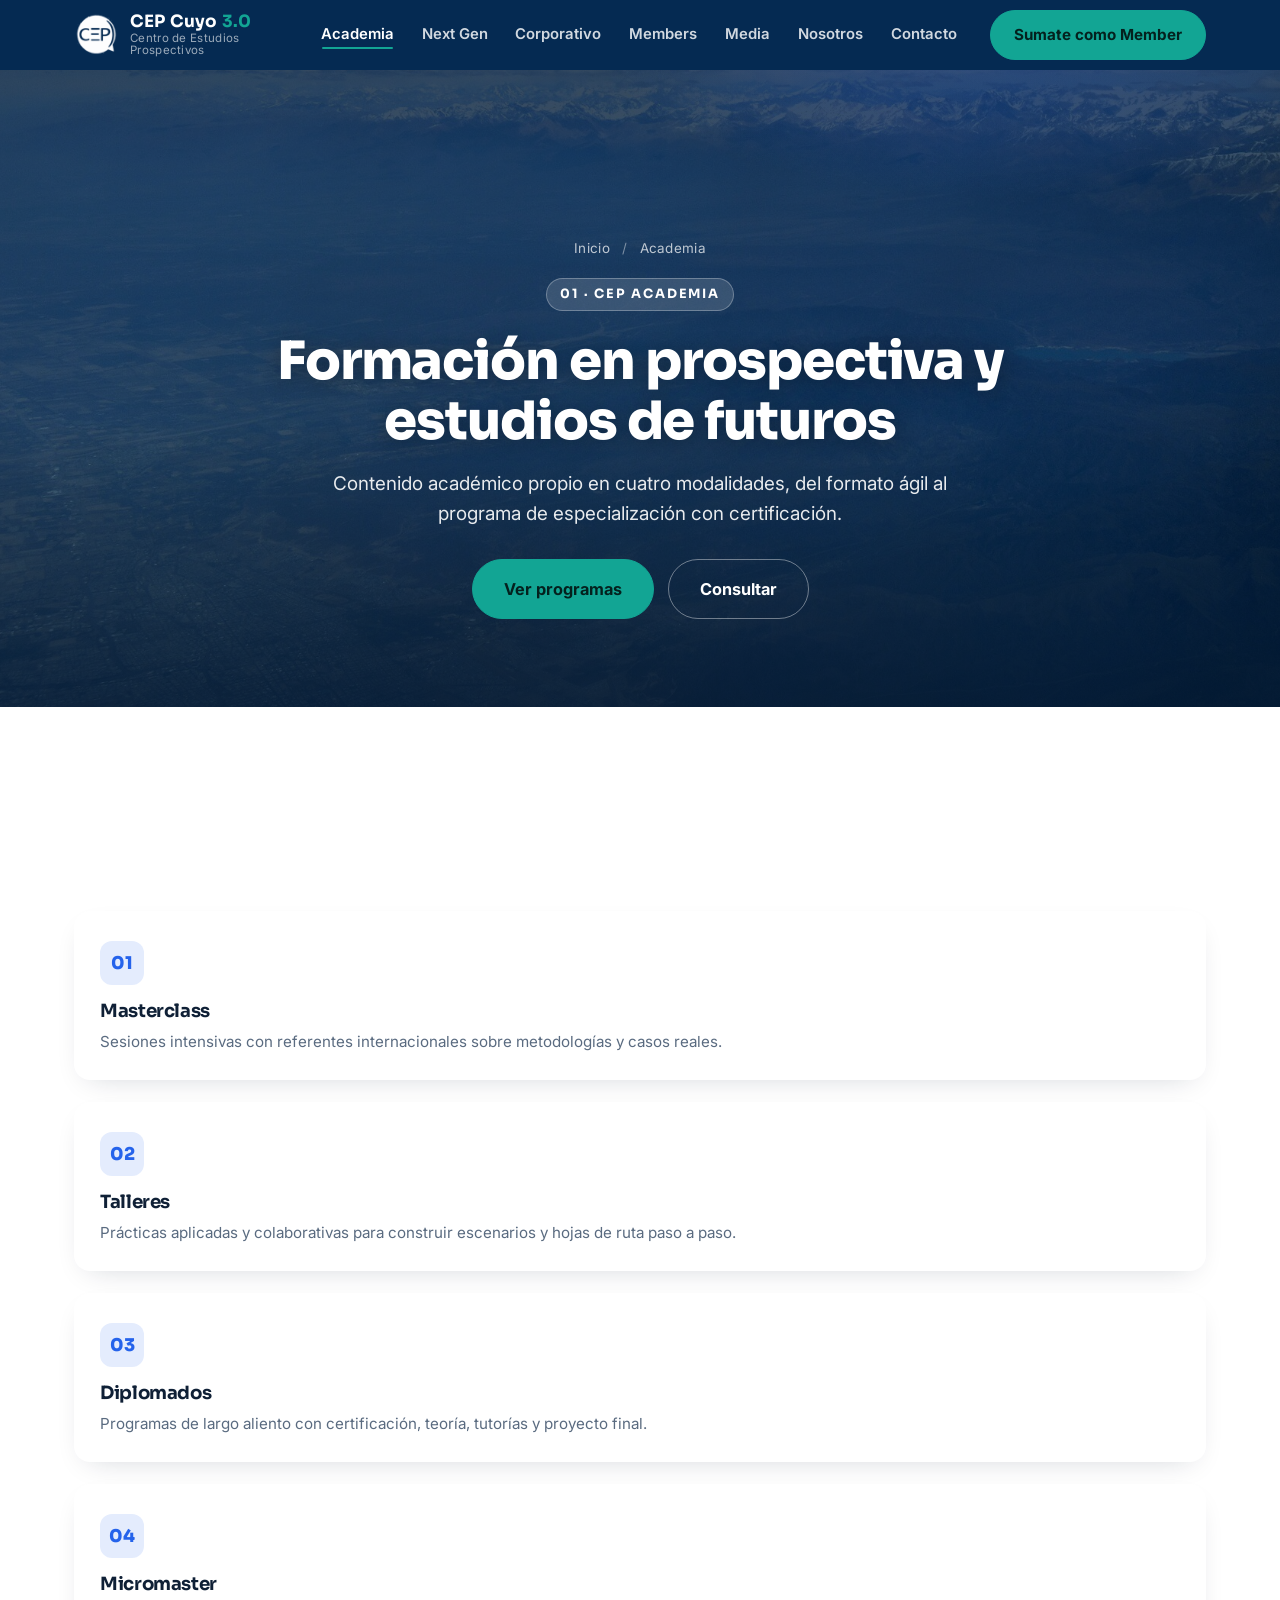
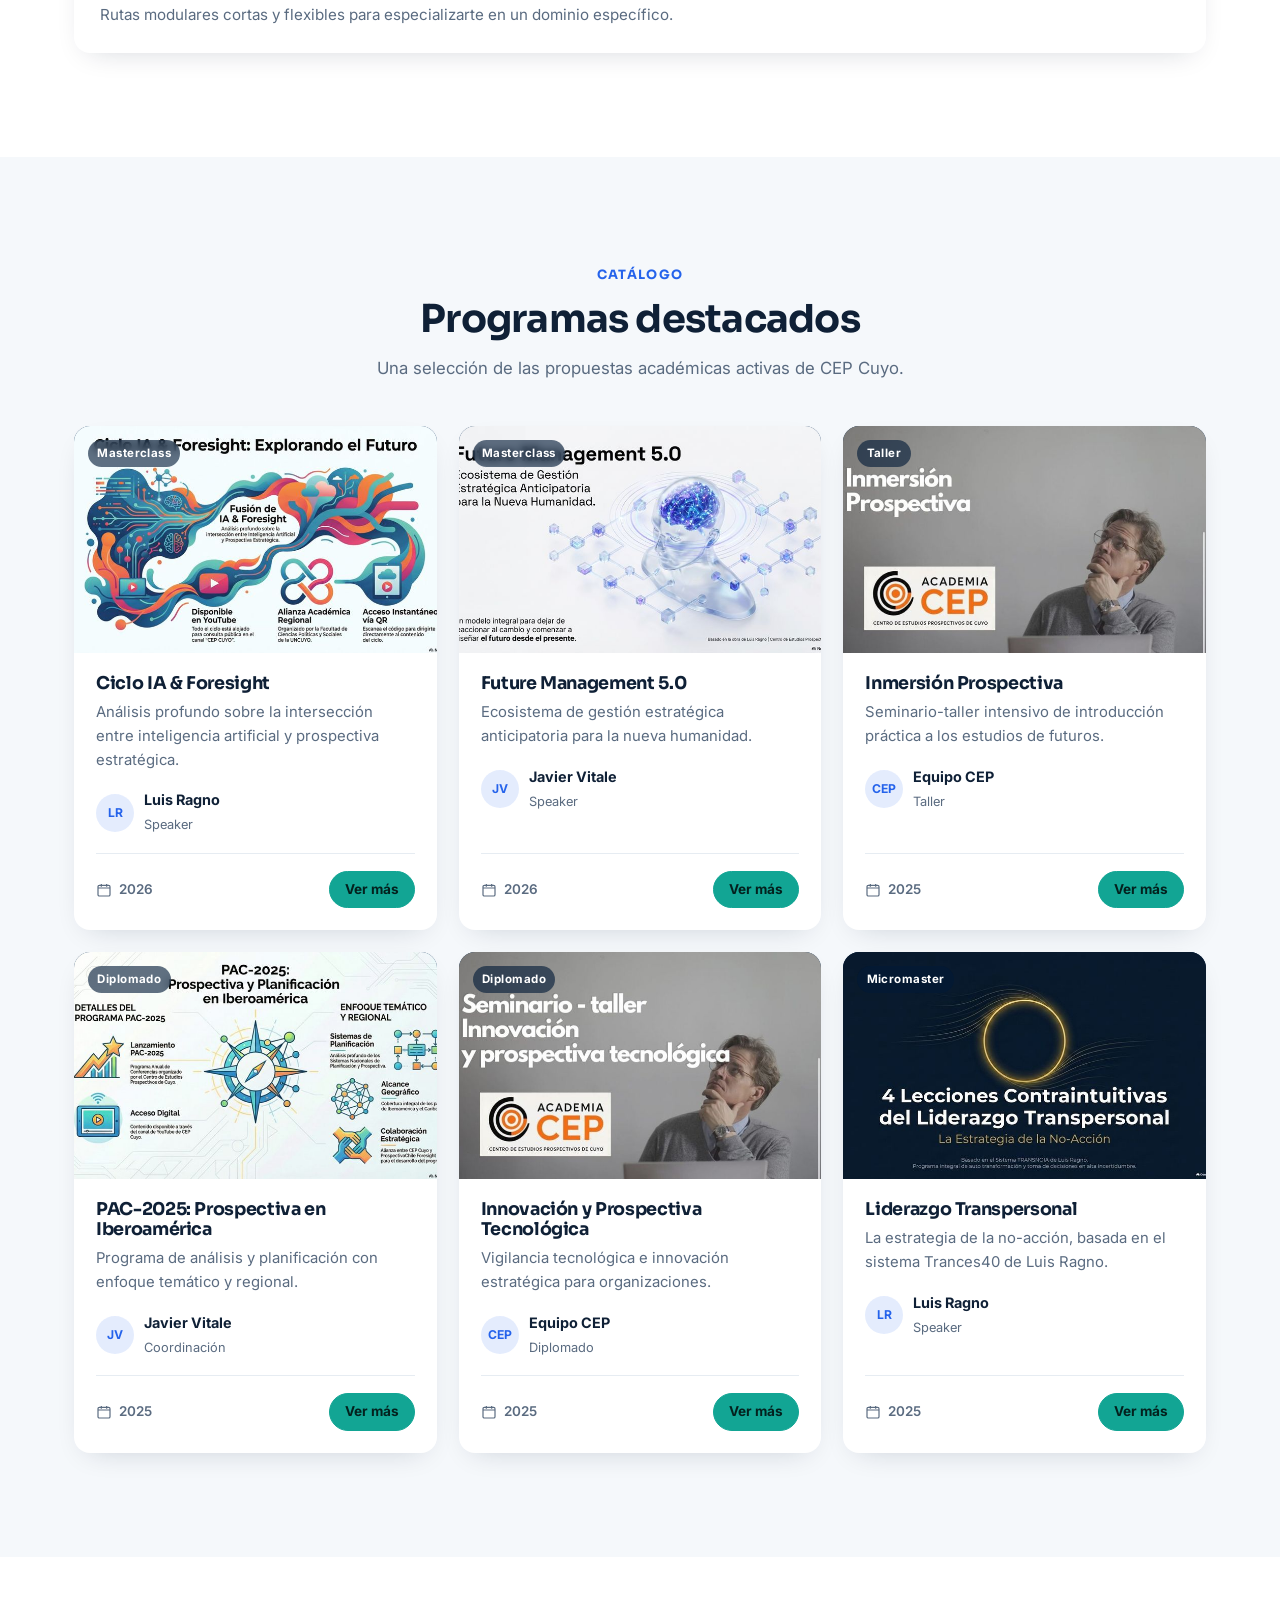
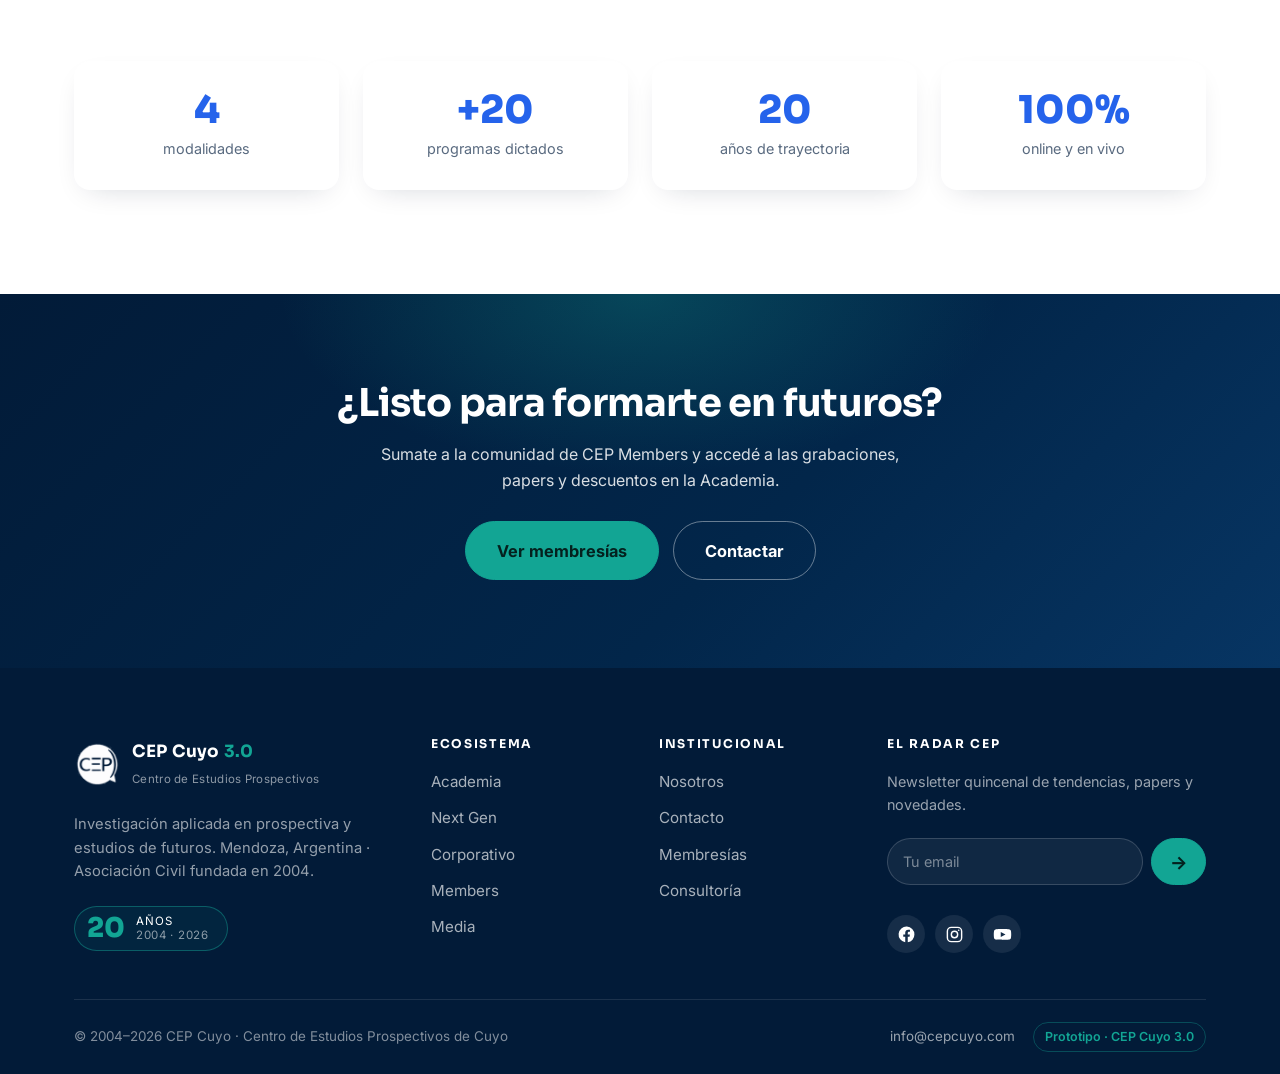
<file: academia.html>
<!DOCTYPE html>
<html lang="es">
<head>
  <meta charset="UTF-8" />
  <meta name="viewport" content="width=device-width, initial-scale=1.0" />
  <title>CEP Academia — Formación en prospectiva | CEP Cuyo 3.0</title>
  <meta name="description" content="Academia CEP: masterclass, talleres, diplomados y micromaster en prospectiva y estudios de futuros." />
  <link rel="preconnect" href="https://fonts.googleapis.com" />
  <link rel="preconnect" href="https://fonts.gstatic.com" crossorigin />
  <link href="https://fonts.googleapis.com/css2?family=Inter:wght@400;500;600;700&family=Sora:wght@600;700;800&display=swap" rel="stylesheet" />
  <link rel="stylesheet" href="style.css" />
</head>
<body>
  <header class="site-header" id="top">
    <div class="container header-inner">
      <a href="index.html" class="brand">
        <img src="assets/img/logo-cep-blanco.png" alt="Logo CEP Cuyo" class="brand-logo" />
        <span class="brand-text">
          <strong>CEP Cuyo <em>3.0</em></strong>
          <small>Centro de Estudios Prospectivos</small>
        </span>
      </a>
      <nav class="main-nav" id="mainNav" aria-label="Navegación principal">
        <a href="academia.html" class="active">Academia</a>
        <a href="next-gen.html">Next Gen</a>
        <a href="corporativo.html">Corporativo</a>
        <a href="members.html">Members</a>
        <a href="media.html">Media</a>
        <a href="nosotros.html">Nosotros</a>
        <a href="contacto.html">Contacto</a>
        <a href="members.html" class="btn btn-teal nav-cta">Sumate como Member</a>
      </nav>
      <div class="header-actions">
        <a href="members.html" class="btn btn-teal header-cta">Sumate como Member</a>
      </div>
      <button class="nav-toggle" id="navToggle" aria-label="Abrir menú" aria-expanded="false">
        <svg class="ic ic-menu" viewBox="0 0 24 24" fill="none" stroke="currentColor" stroke-width="1.9" stroke-linecap="round" aria-hidden="true"><path d="M4 7h16M4 12h16M4 17h16"/></svg>
        <svg class="ic ic-close" viewBox="0 0 24 24" fill="none" stroke="currentColor" stroke-width="1.9" stroke-linecap="round" aria-hidden="true"><path d="M6 6l12 12M18 6L6 18"/></svg>
      </button>
    </div>
  </header>
  <section class="page-hero" style="--accent:#2563eb; --accent-soft:#2563eb22">
    <div class="page-hero-photo" style="background-image:url('assets/img/hero-aerial.jpg')"></div>
    <div class="page-hero-scrim"></div>
    <div class="container page-hero-inner">
      <nav class="breadcrumb"><a href="index.html">Inicio</a> <span>/</span> Academia</nav>
      <span class="page-kicker">01 · CEP Academia</span>
      <h1>Formación en prospectiva y estudios de futuros</h1>
      <p>Contenido académico propio en cuatro modalidades, del formato ágil al programa de especialización con certificación.</p>
      <div class="page-hero-actions"><a href="#programas" class="btn btn-teal btn-lg">Ver programas</a><a href="contacto.html" class="btn btn-ghost btn-lg">Consultar</a></div>
    </div>
  </section>
  <section class="section" style="--accent:#2563eb; --accent-soft:rgba(37,99,235,.12)">
    <div class="container">
      <p class="lead-in reveal">Un espacio académico para desarrollar pensamiento anticipatorio, metodologías de escenarios y liderazgo prospectivo — en el formato que mejor se adapte a tu recorrido.</p>
      <div class="grid grid-4 reveal">
        <div class="step-card"><span class="step-num">01</span><h3>Masterclass</h3><p>Sesiones intensivas con referentes internacionales sobre metodologías y casos reales.</p></div>
        <div class="step-card"><span class="step-num">02</span><h3>Talleres</h3><p>Prácticas aplicadas y colaborativas para construir escenarios y hojas de ruta paso a paso.</p></div>
        <div class="step-card"><span class="step-num">03</span><h3>Diplomados</h3><p>Programas de largo aliento con certificación, teoría, tutorías y proyecto final.</p></div>
        <div class="step-card"><span class="step-num">04</span><h3>Micromaster</h3><p>Rutas modulares cortas y flexibles para especializarte en un dominio específico.</p></div>
      </div>
    </div>
  </section>
  <section class="section section-soft" id="programas" style="--accent:#2563eb; --accent-soft:rgba(37,99,235,.12)">
    <div class="container">
      <div class="section-head-center reveal">
        <span class="kicker">Catálogo</span>
        <h2>Programas destacados</h2>
        <p>Una selección de las propuestas académicas activas de CEP Cuyo.</p>
      </div>
      <div class="grid grid-3">
        <article class="course-card reveal">
          <span class="course-thumb"><img src="assets/img/course-ia-foresight.jpg" alt="Ciclo IA &amp; Foresight" loading="lazy" /><span class="course-tag">Masterclass</span></span>
          <div class="course-body">
            <h3>Ciclo IA &amp; Foresight</h3>
            <p>Análisis profundo sobre la intersección entre inteligencia artificial y prospectiva estratégica.</p>
            <div class="course-meta"><span class="avatar">LR</span><div><strong>Luis Ragno</strong><small>Speaker</small></div></div>
            <div class="course-foot"><span class="course-date"><svg viewBox="0 0 24 24" fill="none" stroke="currentColor" stroke-width="1.8"><rect x="3" y="5" width="18" height="16" rx="2"/><path d="M3 9h18M8 3v4M16 3v4"/></svg>2026</span><a href="#" class="btn btn-teal course-btn">Ver más</a></div>
          </div>
        </article>
        <article class="course-card reveal">
          <span class="course-thumb"><img src="assets/img/course-future-mgmt.jpg" alt="Future Management 5.0" loading="lazy" /><span class="course-tag">Masterclass</span></span>
          <div class="course-body">
            <h3>Future Management 5.0</h3>
            <p>Ecosistema de gestión estratégica anticipatoria para la nueva humanidad.</p>
            <div class="course-meta"><span class="avatar">JV</span><div><strong>Javier Vitale</strong><small>Speaker</small></div></div>
            <div class="course-foot"><span class="course-date"><svg viewBox="0 0 24 24" fill="none" stroke="currentColor" stroke-width="1.8"><rect x="3" y="5" width="18" height="16" rx="2"/><path d="M3 9h18M8 3v4M16 3v4"/></svg>2026</span><a href="#" class="btn btn-teal course-btn">Ver más</a></div>
          </div>
        </article>
        <article class="course-card reveal">
          <span class="course-thumb"><img src="assets/img/course-inmersion.jpg" alt="Inmersión Prospectiva" loading="lazy" /><span class="course-tag">Taller</span></span>
          <div class="course-body">
            <h3>Inmersión Prospectiva</h3>
            <p>Seminario-taller intensivo de introducción práctica a los estudios de futuros.</p>
            <div class="course-meta"><span class="avatar">CEP</span><div><strong>Equipo CEP</strong><small>Taller</small></div></div>
            <div class="course-foot"><span class="course-date"><svg viewBox="0 0 24 24" fill="none" stroke="currentColor" stroke-width="1.8"><rect x="3" y="5" width="18" height="16" rx="2"/><path d="M3 9h18M8 3v4M16 3v4"/></svg>2025</span><a href="#" class="btn btn-teal course-btn">Ver más</a></div>
          </div>
        </article>
        <article class="course-card reveal">
          <span class="course-thumb"><img src="assets/img/course-pac2025.jpg" alt="PAC-2025: Prospectiva en Iberoamérica" loading="lazy" /><span class="course-tag">Diplomado</span></span>
          <div class="course-body">
            <h3>PAC-2025: Prospectiva en Iberoamérica</h3>
            <p>Programa de análisis y planificación con enfoque temático y regional.</p>
            <div class="course-meta"><span class="avatar">JV</span><div><strong>Javier Vitale</strong><small>Coordinación</small></div></div>
            <div class="course-foot"><span class="course-date"><svg viewBox="0 0 24 24" fill="none" stroke="currentColor" stroke-width="1.8"><rect x="3" y="5" width="18" height="16" rx="2"/><path d="M3 9h18M8 3v4M16 3v4"/></svg>2025</span><a href="#" class="btn btn-teal course-btn">Ver más</a></div>
          </div>
        </article>
        <article class="course-card reveal">
          <span class="course-thumb"><img src="assets/img/course-innovacion.jpg" alt="Innovación y Prospectiva Tecnológica" loading="lazy" /><span class="course-tag">Diplomado</span></span>
          <div class="course-body">
            <h3>Innovación y Prospectiva Tecnológica</h3>
            <p>Vigilancia tecnológica e innovación estratégica para organizaciones.</p>
            <div class="course-meta"><span class="avatar">CEP</span><div><strong>Equipo CEP</strong><small>Diplomado</small></div></div>
            <div class="course-foot"><span class="course-date"><svg viewBox="0 0 24 24" fill="none" stroke="currentColor" stroke-width="1.8"><rect x="3" y="5" width="18" height="16" rx="2"/><path d="M3 9h18M8 3v4M16 3v4"/></svg>2025</span><a href="#" class="btn btn-teal course-btn">Ver más</a></div>
          </div>
        </article>
        <article class="course-card reveal">
          <span class="course-thumb"><img src="assets/img/course-liderazgo.jpg" alt="Liderazgo Transpersonal" loading="lazy" /><span class="course-tag">Micromaster</span></span>
          <div class="course-body">
            <h3>Liderazgo Transpersonal</h3>
            <p>La estrategia de la no-acción, basada en el sistema Trances40 de Luis Ragno.</p>
            <div class="course-meta"><span class="avatar">LR</span><div><strong>Luis Ragno</strong><small>Speaker</small></div></div>
            <div class="course-foot"><span class="course-date"><svg viewBox="0 0 24 24" fill="none" stroke="currentColor" stroke-width="1.8"><rect x="3" y="5" width="18" height="16" rx="2"/><path d="M3 9h18M8 3v4M16 3v4"/></svg>2025</span><a href="#" class="btn btn-teal course-btn">Ver más</a></div>
          </div>
        </article>
      </div>
    </div>
  </section>
  <section class="section" style="--accent:#2563eb">
    <div class="container">
      <div class="stats-band reveal">
        <div class="stat-box"><strong>4</strong><span>modalidades</span></div>
        <div class="stat-box"><strong>+20</strong><span>programas dictados</span></div>
        <div class="stat-box"><strong>20</strong><span>años de trayectoria</span></div>
        <div class="stat-box"><strong>100%</strong><span>online y en vivo</span></div>
      </div>
    </div>
  </section>
  <section class="cta-band">
    <div class="container cta-band-inner reveal">
      <h2>¿Listo para formarte en futuros?</h2>
      <p>Sumate a la comunidad de CEP Members y accedé a las grabaciones, papers y descuentos en la Academia.</p>
      <div class="cta-actions">
        <a href="members.html" class="btn btn-teal btn-lg">Ver membresías</a>
        <a href="contacto.html" class="btn btn-ghost btn-lg">Contactar</a>
      </div>
    </div>
  </section>
  <footer class="site-footer">
    <div class="container">
      <div class="footer-top">
        <div class="footer-brand">
          <a href="index.html" class="footer-logo">
            <img src="assets/img/logo-cep-blanco.png" alt="CEP Cuyo" />
            <span class="footer-logo-text"><strong>CEP Cuyo <em>3.0</em></strong><small>Centro de Estudios Prospectivos</small></span>
          </a>
          <p class="footer-desc">Investigación aplicada en prospectiva y estudios de futuros. Mendoza, Argentina · Asociación Civil fundada en 2004.</p>
          <div class="footer-seal">
            <span class="seal-num">20</span>
            <span class="seal-txt">Años<em>2004 · 2026</em></span>
          </div>
        </div>
        <nav class="footer-col" aria-label="Ecosistema">
          <h4>Ecosistema</h4>
          <a href="academia.html">Academia</a>
          <a href="next-gen.html">Next Gen</a>
          <a href="corporativo.html">Corporativo</a>
          <a href="members.html">Members</a>
          <a href="media.html">Media</a>
        </nav>
        <nav class="footer-col" aria-label="Institucional">
          <h4>Institucional</h4>
          <a href="nosotros.html">Nosotros</a>
          <a href="contacto.html">Contacto</a>
          <a href="members.html">Membresías</a>
          <a href="corporativo.html">Consultoría</a>
        </nav>
        <div class="footer-col footer-connect">
          <h4>El Radar CEP</h4>
          <p>Newsletter quincenal de tendencias, papers y novedades.</p>
          <form class="footer-form" id="newsletterForm">
            <input type="email" placeholder="Tu email" aria-label="Tu email" required />
            <button type="submit" class="btn btn-teal" aria-label="Suscribirse">&#8594;</button>
          </form>
          <p id="newsletterNote" class="footer-note" hidden>¡Gracias! Te sumamos a la lista (demo).</p>
          <div class="footer-social">
            <a href="https://facebook.com/cepcuyo" target="_blank" rel="noopener" aria-label="Facebook"><svg viewBox="0 0 24 24" fill="currentColor"><path d="M22 12a10 10 0 10-11.6 9.9v-7H7.9V12h2.5V9.8c0-2.5 1.5-3.9 3.8-3.9 1.1 0 2.2.2 2.2.2v2.5h-1.2c-1.2 0-1.6.8-1.6 1.6V12h2.7l-.4 2.9h-2.3v7A10 10 0 0022 12z"/></svg></a>
            <a href="https://instagram.com/cepcuyo" target="_blank" rel="noopener" aria-label="Instagram"><svg viewBox="0 0 24 24" fill="none" stroke="currentColor" stroke-width="1.8"><rect x="3" y="3" width="18" height="18" rx="5"/><circle cx="12" cy="12" r="4"/><circle cx="17.3" cy="6.7" r="1" fill="currentColor" stroke="none"/></svg></a>
            <a href="https://youtube.com/@cepcuyo" target="_blank" rel="noopener" aria-label="YouTube"><svg viewBox="0 0 24 24" fill="currentColor"><path d="M23 12s0-3.2-.4-4.7a2.5 2.5 0 00-1.7-1.7C19.3 5.2 12 5.2 12 5.2s-7.3 0-8.9.4A2.5 2.5 0 001.4 7.3C1 8.8 1 12 1 12s0 3.2.4 4.7a2.5 2.5 0 001.7 1.7c1.6.4 8.9.4 8.9.4s7.3 0 8.9-.4a2.5 2.5 0 001.7-1.7C23 15.2 23 12 23 12zM9.8 15.3V8.7l6 3.3-6 3.3z"/></svg></a>
          </div>
        </div>
      </div>
      <div class="footer-bottom">
        <span>© 2004–2026 CEP Cuyo · Centro de Estudios Prospectivos de Cuyo</span>
        <div class="footer-bottom-right">
          <a href="mailto:info@cepcuyo.com">info@cepcuyo.com</a>
          <span class="proto-tag">Prototipo · CEP Cuyo 3.0</span>
        </div>
      </div>
    </div>
  </footer>
  <script src="assets/js/main.js"></script>
</body>
</html>
</file>
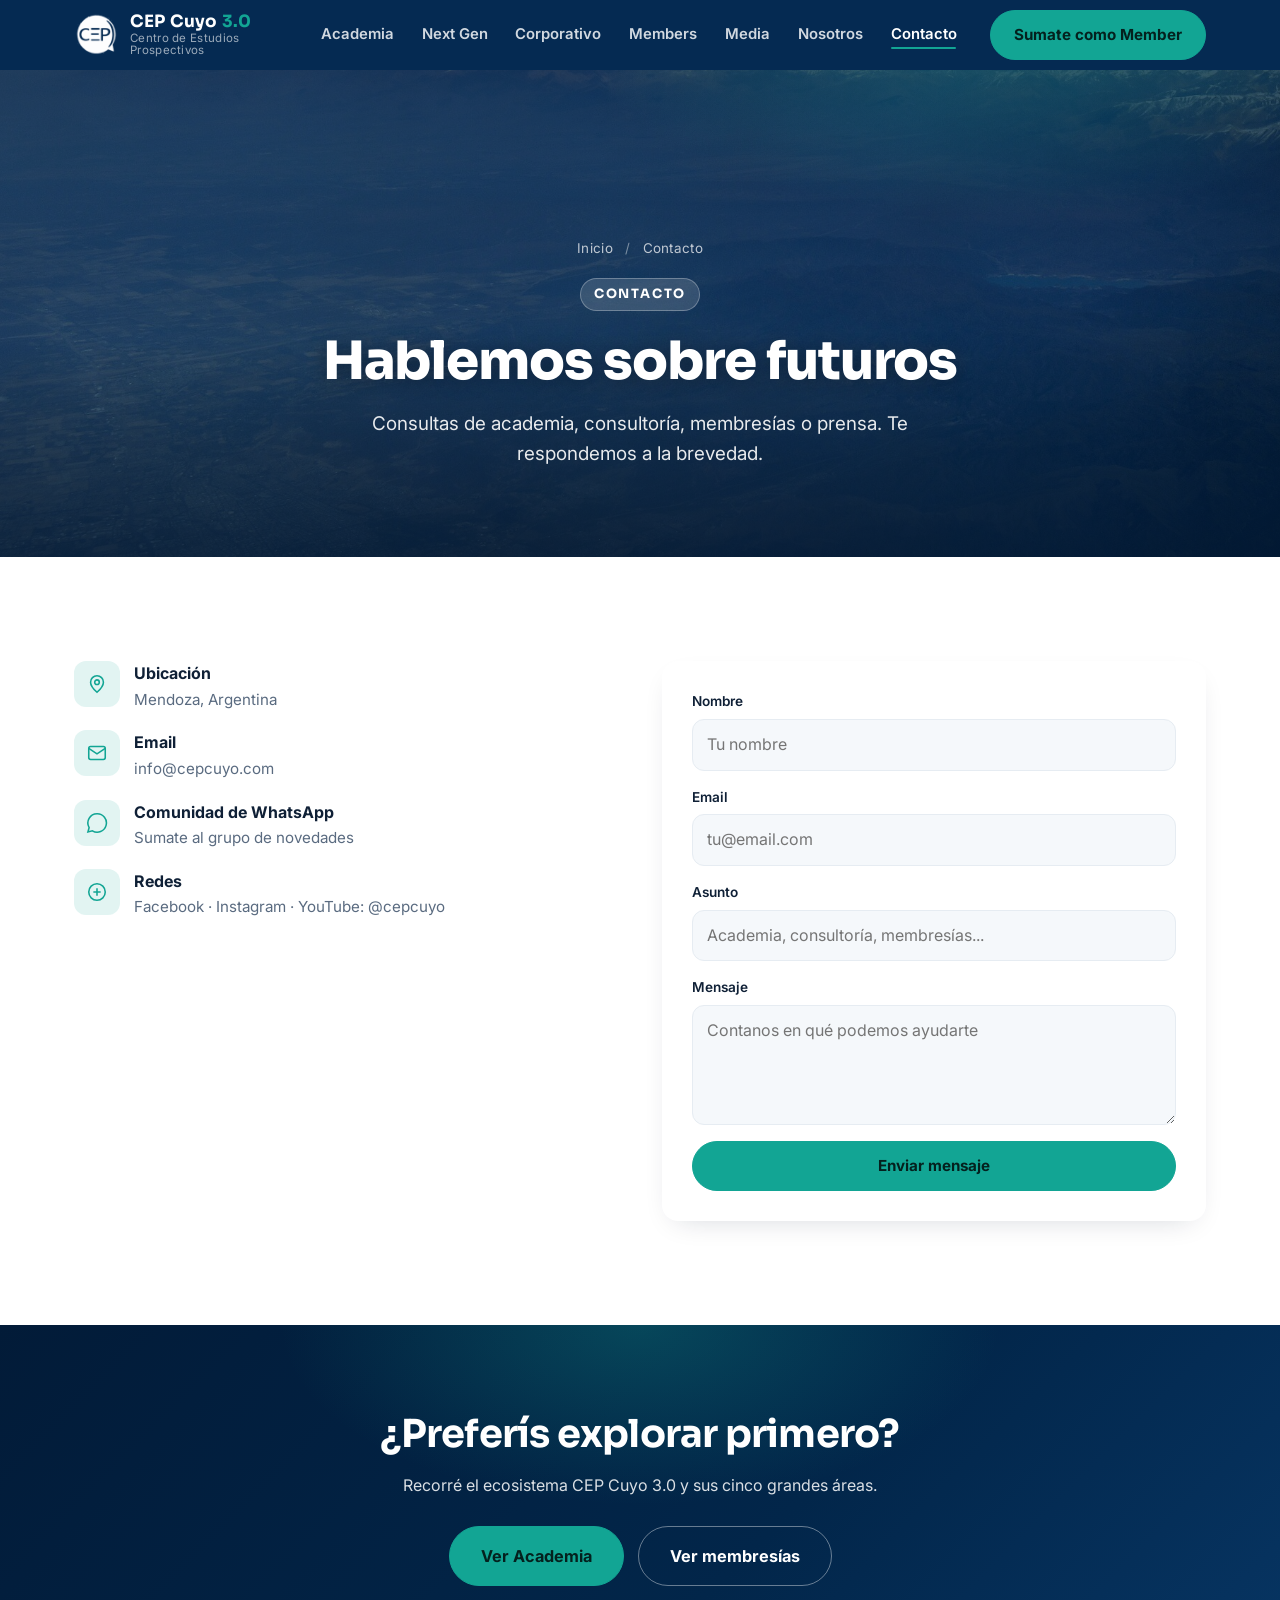
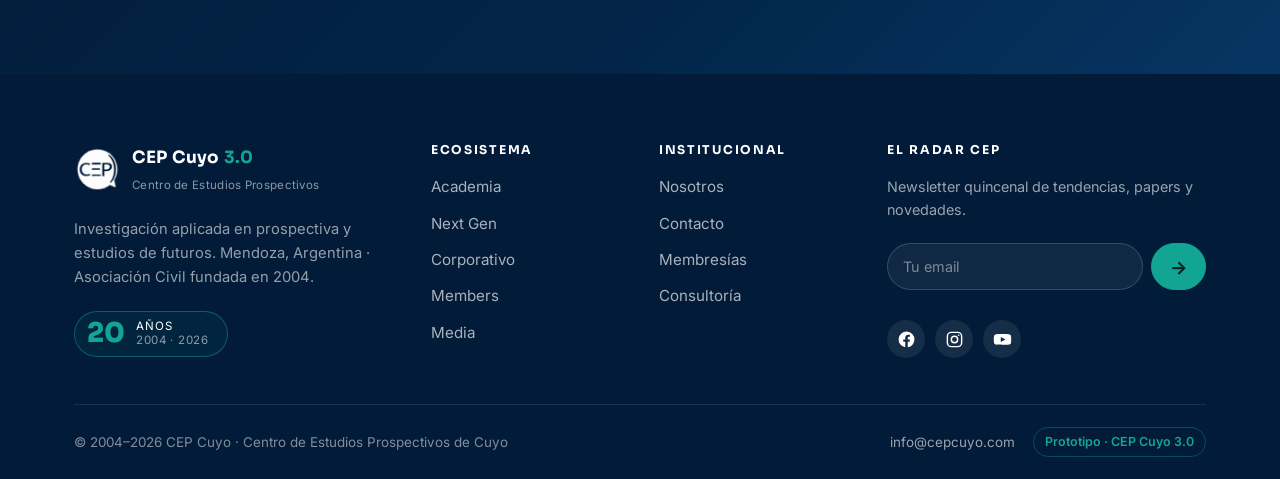
<file: contacto.html>
<!DOCTYPE html>
<html lang="es">
<head>
  <meta charset="UTF-8" />
  <meta name="viewport" content="width=device-width, initial-scale=1.0" />
  <title>Contacto — CEP Cuyo 3.0</title>
  <meta name="description" content="Contactá a CEP Cuyo: consultas de academia, consultoría, membresías y prensa. Mendoza, Argentina." />
  <link rel="preconnect" href="https://fonts.googleapis.com" />
  <link rel="preconnect" href="https://fonts.gstatic.com" crossorigin />
  <link href="https://fonts.googleapis.com/css2?family=Inter:wght@400;500;600;700&family=Sora:wght@600;700;800&display=swap" rel="stylesheet" />
  <link rel="stylesheet" href="style.css" />
</head>
<body>
  <header class="site-header" id="top">
    <div class="container header-inner">
      <a href="index.html" class="brand">
        <img src="assets/img/logo-cep-blanco.png" alt="Logo CEP Cuyo" class="brand-logo" />
        <span class="brand-text">
          <strong>CEP Cuyo <em>3.0</em></strong>
          <small>Centro de Estudios Prospectivos</small>
        </span>
      </a>
      <nav class="main-nav" id="mainNav" aria-label="Navegación principal">
        <a href="academia.html">Academia</a>
        <a href="next-gen.html">Next Gen</a>
        <a href="corporativo.html">Corporativo</a>
        <a href="members.html">Members</a>
        <a href="media.html">Media</a>
        <a href="nosotros.html">Nosotros</a>
        <a href="contacto.html" class="active">Contacto</a>
        <a href="members.html" class="btn btn-teal nav-cta">Sumate como Member</a>
      </nav>
      <div class="header-actions">
        <a href="members.html" class="btn btn-teal header-cta">Sumate como Member</a>
      </div>
      <button class="nav-toggle" id="navToggle" aria-label="Abrir menú" aria-expanded="false">
        <svg class="ic ic-menu" viewBox="0 0 24 24" fill="none" stroke="currentColor" stroke-width="1.9" stroke-linecap="round" aria-hidden="true"><path d="M4 7h16M4 12h16M4 17h16"/></svg>
        <svg class="ic ic-close" viewBox="0 0 24 24" fill="none" stroke="currentColor" stroke-width="1.9" stroke-linecap="round" aria-hidden="true"><path d="M6 6l12 12M18 6L6 18"/></svg>
      </button>
    </div>
  </header>
  <section class="page-hero" style="--accent:#12a594; --accent-soft:#12a59422">
    <div class="page-hero-photo" style="background-image:url('assets/img/hero-aerial.jpg')"></div>
    <div class="page-hero-scrim"></div>
    <div class="container page-hero-inner">
      <nav class="breadcrumb"><a href="index.html">Inicio</a> <span>/</span> Contacto</nav>
      <span class="page-kicker">Contacto</span>
      <h1>Hablemos sobre futuros</h1>
      <p>Consultas de academia, consultoría, membresías o prensa. Te respondemos a la brevedad.</p>
      
    </div>
  </section>
  <section class="section" style="--accent:#12a594; --accent-soft:rgba(18,165,148,.12)">
    <div class="container">
      <div class="contact-grid">
        <div class="contact-info reveal">
          <div class="contact-item"><span class="ci-ic"><svg viewBox="0 0 24 24" fill="none" stroke="currentColor" stroke-width="1.7"><path d="M12 21s7-6.2 7-11a7 7 0 10-14 0c0 4.8 7 11 7 11z"/><circle cx="12" cy="10" r="2.5"/></svg></span><div><strong>Ubicación</strong><span>Mendoza, Argentina</span></div></div>
          <div class="contact-item"><span class="ci-ic"><svg viewBox="0 0 24 24" fill="none" stroke="currentColor" stroke-width="1.7"><rect x="3" y="5" width="18" height="14" rx="2"/><path d="M3 7l9 6 9-6"/></svg></span><div><strong>Email</strong><a href="mailto:info@cepcuyo.com">info@cepcuyo.com</a></div></div>
          <div class="contact-item"><span class="ci-ic"><svg viewBox="0 0 24 24" fill="none" stroke="currentColor" stroke-width="1.7"><path d="M12 2a10 10 0 00-8.6 15l-1.3 4.8 4.9-1.3A10 10 0 1012 2z"/></svg></span><div><strong>Comunidad de WhatsApp</strong><span>Sumate al grupo de novedades</span></div></div>
          <div class="contact-item"><span class="ci-ic"><svg viewBox="0 0 24 24" fill="none" stroke="currentColor" stroke-width="1.7"><circle cx="12" cy="12" r="9"/><path d="M8 12h8M12 8v8"/></svg></span><div><strong>Redes</strong><span>Facebook · Instagram · YouTube: @cepcuyo</span></div></div>
        </div>
        <form class="form-card reveal" id="contactForm">
          <div class="form-row"><label for="c-nombre">Nombre</label><input id="c-nombre" type="text" placeholder="Tu nombre" required /></div>
          <div class="form-row"><label for="c-email">Email</label><input id="c-email" type="email" placeholder="tu@email.com" required /></div>
          <div class="form-row"><label for="c-asunto">Asunto</label><input id="c-asunto" type="text" placeholder="Academia, consultoría, membresías..." /></div>
          <div class="form-row"><label for="c-msg">Mensaje</label><textarea id="c-msg" placeholder="Contanos en qué podemos ayudarte" required></textarea></div>
          <button type="submit" class="btn btn-teal btn-block">Enviar mensaje</button>
          <p id="formNote" class="proto-note" hidden>¡Gracias! Este es un prototipo — el envío se conectará a un servicio en la fase final.</p>
        </form>
      </div>
    </div>
  </section>
  <section class="cta-band">
    <div class="container cta-band-inner reveal">
      <h2>¿Preferís explorar primero?</h2>
      <p>Recorré el ecosistema CEP Cuyo 3.0 y sus cinco grandes áreas.</p>
      <div class="cta-actions">
        <a href="academia.html" class="btn btn-teal btn-lg">Ver Academia</a>
        <a href="members.html" class="btn btn-ghost btn-lg">Ver membresías</a>
      </div>
    </div>
  </section>
  <footer class="site-footer">
    <div class="container">
      <div class="footer-top">
        <div class="footer-brand">
          <a href="index.html" class="footer-logo">
            <img src="assets/img/logo-cep-blanco.png" alt="CEP Cuyo" />
            <span class="footer-logo-text"><strong>CEP Cuyo <em>3.0</em></strong><small>Centro de Estudios Prospectivos</small></span>
          </a>
          <p class="footer-desc">Investigación aplicada en prospectiva y estudios de futuros. Mendoza, Argentina · Asociación Civil fundada en 2004.</p>
          <div class="footer-seal">
            <span class="seal-num">20</span>
            <span class="seal-txt">Años<em>2004 · 2026</em></span>
          </div>
        </div>
        <nav class="footer-col" aria-label="Ecosistema">
          <h4>Ecosistema</h4>
          <a href="academia.html">Academia</a>
          <a href="next-gen.html">Next Gen</a>
          <a href="corporativo.html">Corporativo</a>
          <a href="members.html">Members</a>
          <a href="media.html">Media</a>
        </nav>
        <nav class="footer-col" aria-label="Institucional">
          <h4>Institucional</h4>
          <a href="nosotros.html">Nosotros</a>
          <a href="contacto.html">Contacto</a>
          <a href="members.html">Membresías</a>
          <a href="corporativo.html">Consultoría</a>
        </nav>
        <div class="footer-col footer-connect">
          <h4>El Radar CEP</h4>
          <p>Newsletter quincenal de tendencias, papers y novedades.</p>
          <form class="footer-form" id="newsletterForm">
            <input type="email" placeholder="Tu email" aria-label="Tu email" required />
            <button type="submit" class="btn btn-teal" aria-label="Suscribirse">&#8594;</button>
          </form>
          <p id="newsletterNote" class="footer-note" hidden>¡Gracias! Te sumamos a la lista (demo).</p>
          <div class="footer-social">
            <a href="https://facebook.com/cepcuyo" target="_blank" rel="noopener" aria-label="Facebook"><svg viewBox="0 0 24 24" fill="currentColor"><path d="M22 12a10 10 0 10-11.6 9.9v-7H7.9V12h2.5V9.8c0-2.5 1.5-3.9 3.8-3.9 1.1 0 2.2.2 2.2.2v2.5h-1.2c-1.2 0-1.6.8-1.6 1.6V12h2.7l-.4 2.9h-2.3v7A10 10 0 0022 12z"/></svg></a>
            <a href="https://instagram.com/cepcuyo" target="_blank" rel="noopener" aria-label="Instagram"><svg viewBox="0 0 24 24" fill="none" stroke="currentColor" stroke-width="1.8"><rect x="3" y="3" width="18" height="18" rx="5"/><circle cx="12" cy="12" r="4"/><circle cx="17.3" cy="6.7" r="1" fill="currentColor" stroke="none"/></svg></a>
            <a href="https://youtube.com/@cepcuyo" target="_blank" rel="noopener" aria-label="YouTube"><svg viewBox="0 0 24 24" fill="currentColor"><path d="M23 12s0-3.2-.4-4.7a2.5 2.5 0 00-1.7-1.7C19.3 5.2 12 5.2 12 5.2s-7.3 0-8.9.4A2.5 2.5 0 001.4 7.3C1 8.8 1 12 1 12s0 3.2.4 4.7a2.5 2.5 0 001.7 1.7c1.6.4 8.9.4 8.9.4s7.3 0 8.9-.4a2.5 2.5 0 001.7-1.7C23 15.2 23 12 23 12zM9.8 15.3V8.7l6 3.3-6 3.3z"/></svg></a>
          </div>
        </div>
      </div>
      <div class="footer-bottom">
        <span>© 2004–2026 CEP Cuyo · Centro de Estudios Prospectivos de Cuyo</span>
        <div class="footer-bottom-right">
          <a href="mailto:info@cepcuyo.com">info@cepcuyo.com</a>
          <span class="proto-tag">Prototipo · CEP Cuyo 3.0</span>
        </div>
      </div>
    </div>
  </footer>
  <script src="assets/js/main.js"></script>
</body>
</html>
</file>
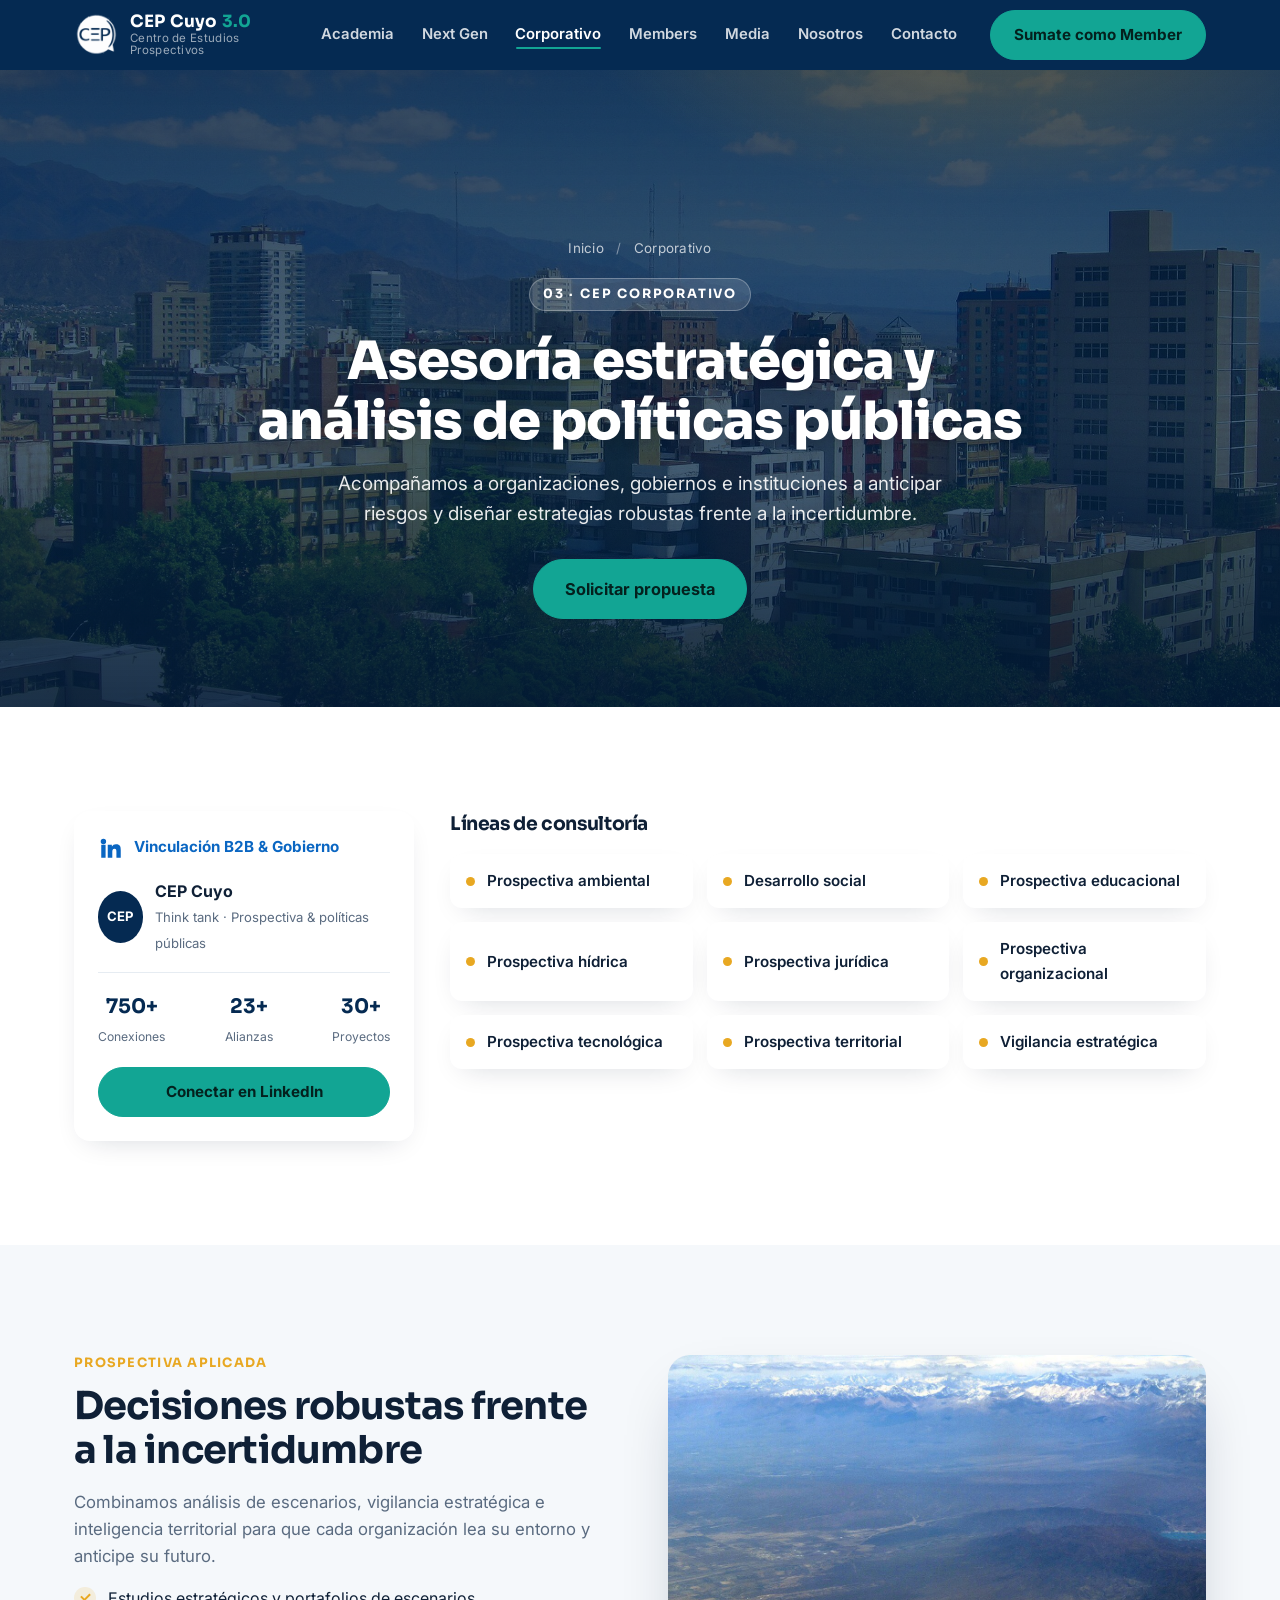
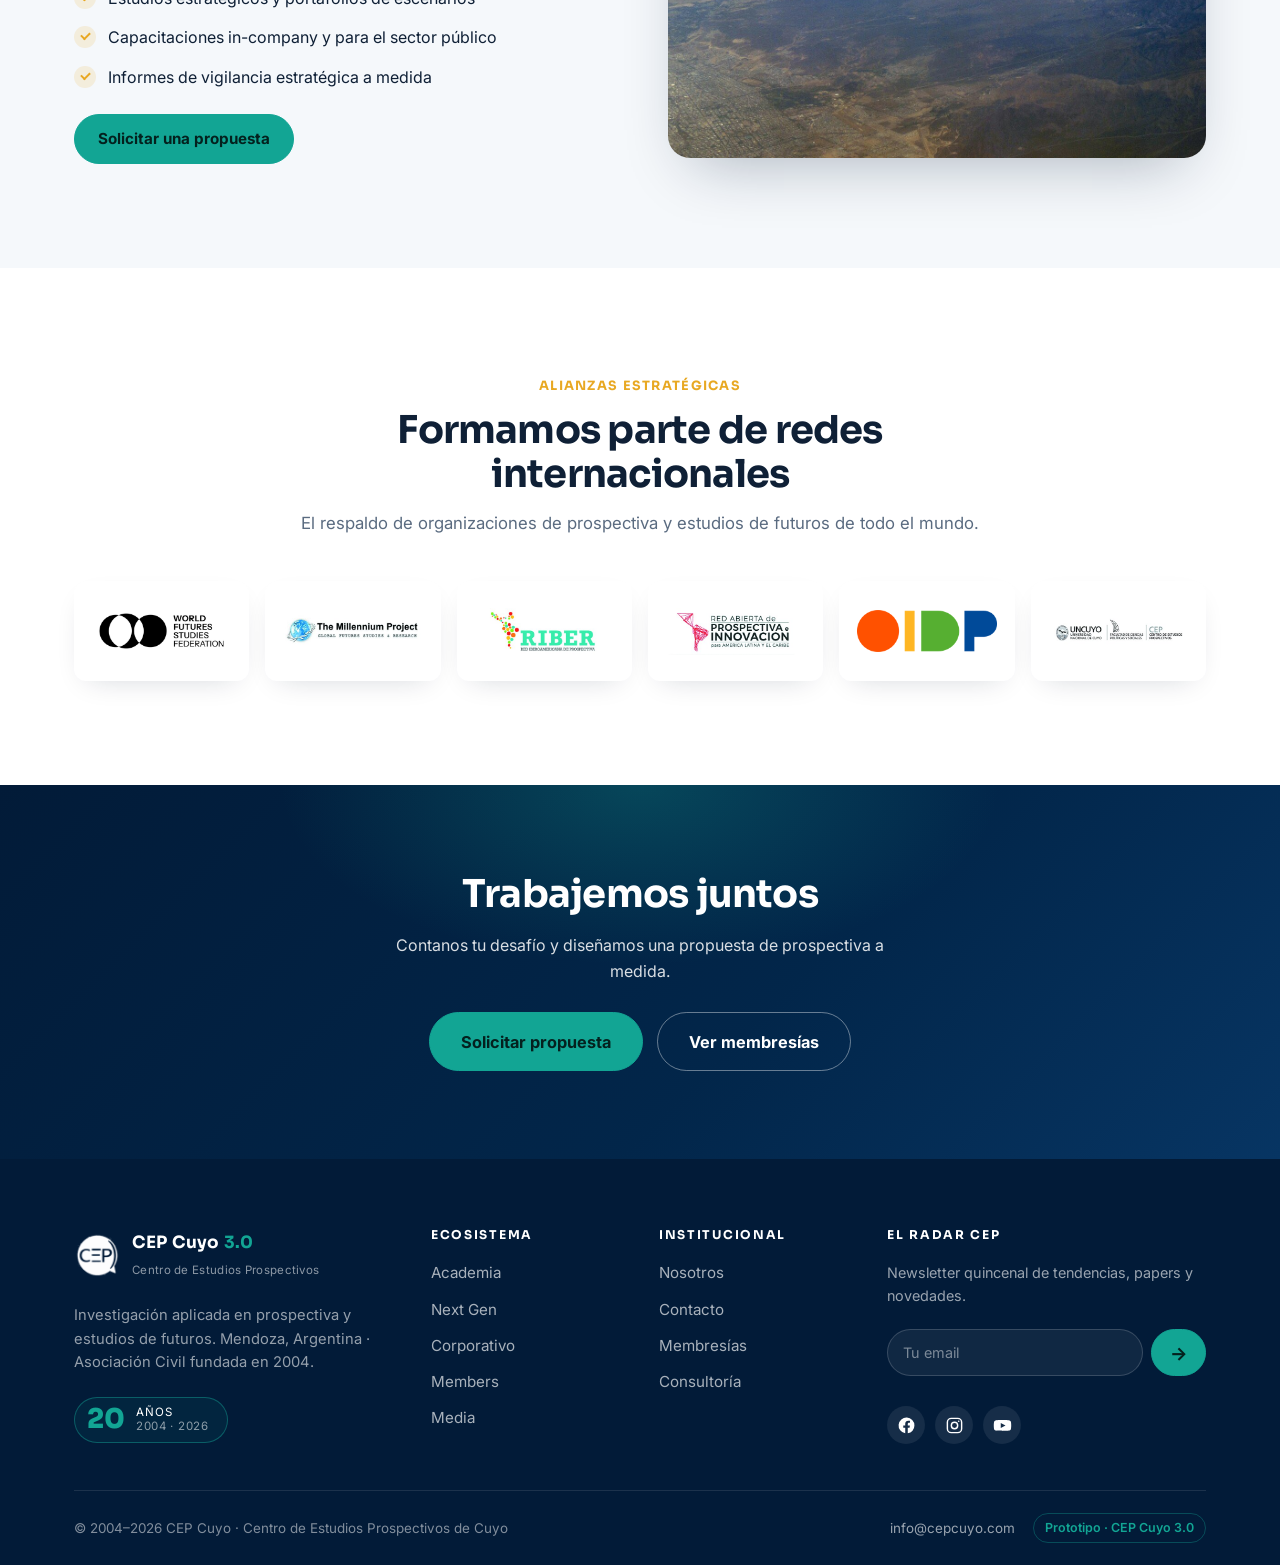
<file: corporativo.html>
<!DOCTYPE html>
<html lang="es">
<head>
  <meta charset="UTF-8" />
  <meta name="viewport" content="width=device-width, initial-scale=1.0" />
  <title>CEP Corporativo — Consultoría y políticas públicas | CEP Cuyo 3.0</title>
  <meta name="description" content="CEP Corporativo: asesoría estratégica, prospectiva aplicada y vinculación B2B y gobierno." />
  <link rel="preconnect" href="https://fonts.googleapis.com" />
  <link rel="preconnect" href="https://fonts.gstatic.com" crossorigin />
  <link href="https://fonts.googleapis.com/css2?family=Inter:wght@400;500;600;700&family=Sora:wght@600;700;800&display=swap" rel="stylesheet" />
  <link rel="stylesheet" href="style.css" />
</head>
<body>
  <header class="site-header" id="top">
    <div class="container header-inner">
      <a href="index.html" class="brand">
        <img src="assets/img/logo-cep-blanco.png" alt="Logo CEP Cuyo" class="brand-logo" />
        <span class="brand-text">
          <strong>CEP Cuyo <em>3.0</em></strong>
          <small>Centro de Estudios Prospectivos</small>
        </span>
      </a>
      <nav class="main-nav" id="mainNav" aria-label="Navegación principal">
        <a href="academia.html">Academia</a>
        <a href="next-gen.html">Next Gen</a>
        <a href="corporativo.html" class="active">Corporativo</a>
        <a href="members.html">Members</a>
        <a href="media.html">Media</a>
        <a href="nosotros.html">Nosotros</a>
        <a href="contacto.html">Contacto</a>
        <a href="members.html" class="btn btn-teal nav-cta">Sumate como Member</a>
      </nav>
      <div class="header-actions">
        <a href="members.html" class="btn btn-teal header-cta">Sumate como Member</a>
      </div>
      <button class="nav-toggle" id="navToggle" aria-label="Abrir menú" aria-expanded="false">
        <svg class="ic ic-menu" viewBox="0 0 24 24" fill="none" stroke="currentColor" stroke-width="1.9" stroke-linecap="round" aria-hidden="true"><path d="M4 7h16M4 12h16M4 17h16"/></svg>
        <svg class="ic ic-close" viewBox="0 0 24 24" fill="none" stroke="currentColor" stroke-width="1.9" stroke-linecap="round" aria-hidden="true"><path d="M6 6l12 12M18 6L6 18"/></svg>
      </button>
    </div>
  </header>
  <section class="page-hero" style="--accent:#e8a822; --accent-soft:#e8a82222">
    <div class="page-hero-photo" style="background-image:url('assets/img/hero-mendoza.jpg')"></div>
    <div class="page-hero-scrim"></div>
    <div class="container page-hero-inner">
      <nav class="breadcrumb"><a href="index.html">Inicio</a> <span>/</span> Corporativo</nav>
      <span class="page-kicker">03 · CEP Corporativo</span>
      <h1>Asesoría estratégica y análisis de políticas públicas</h1>
      <p>Acompañamos a organizaciones, gobiernos e instituciones a anticipar riesgos y diseñar estrategias robustas frente a la incertidumbre.</p>
      <div class="page-hero-actions"><a href="contacto.html" class="btn btn-teal btn-lg">Solicitar propuesta</a></div>
    </div>
  </section>
  <section class="section" style="--accent:#e8a822; --accent-soft:rgba(232,168,34,.14)">
    <div class="container">
      <div class="corp-grid">
        <aside class="linkedin-card reveal">
          <div class="li-head"><svg class="li-logo" viewBox="0 0 24 24" fill="currentColor"><path d="M4.98 3.5A2.5 2.5 0 112.5 6 2.5 2.5 0 014.98 3.5zM3 8.98h4V21H3zM9 8.98h3.8v1.64h.05A4.17 4.17 0 0116.6 8.5c4 0 4.4 2.35 4.4 5.4V21h-4v-5.3c0-1.26 0-2.9-1.77-2.9s-2.03 1.38-2.03 2.8V21H9z"/></svg><span>Vinculación B2B &amp; Gobierno</span></div>
          <div class="li-profile"><span class="li-avatar">CEP</span><div><strong>CEP Cuyo</strong><small>Think tank · Prospectiva &amp; políticas públicas</small></div></div>
          <div class="li-stats"><div><strong>750+</strong><span>Conexiones</span></div><div><strong>23+</strong><span>Alianzas</span></div><div><strong>30+</strong><span>Proyectos</span></div></div>
          <a href="contacto.html" class="btn btn-teal btn-block">Conectar en LinkedIn</a>
        </aside>
        <div class="corp-lines reveal">
          <h3 class="subhead">Líneas de consultoría</h3>
          <div class="grid grid-3 tight">
            <div class="line-card"><span class="dot"></span>Prospectiva ambiental</div>
            <div class="line-card"><span class="dot"></span>Desarrollo social</div>
            <div class="line-card"><span class="dot"></span>Prospectiva educacional</div>
            <div class="line-card"><span class="dot"></span>Prospectiva hídrica</div>
            <div class="line-card"><span class="dot"></span>Prospectiva jurídica</div>
            <div class="line-card"><span class="dot"></span>Prospectiva organizacional</div>
            <div class="line-card"><span class="dot"></span>Prospectiva tecnológica</div>
            <div class="line-card"><span class="dot"></span>Prospectiva territorial</div>
            <div class="line-card"><span class="dot"></span>Vigilancia estratégica</div>
            
          </div>
        </div>
      </div>
    </div>
  </section>
  <section class="section section-soft" style="--accent:#e8a822; --accent-soft:rgba(232,168,34,.14)">
    <div class="container">
      <div class="split reverse reveal">
        <div class="split-media"><img src="assets/img/hero-aerial.jpg" alt="Territorio de Cuyo" loading="lazy" /></div>
        <div class="split-text">
          <span class="kicker">Prospectiva aplicada</span>
          <h2>Decisiones robustas frente a la incertidumbre</h2>
          <p>Combinamos análisis de escenarios, vigilancia estratégica e inteligencia territorial para que cada organización lea su entorno y anticipe su futuro.</p>
          <ul class="feature-list">
            <li>Estudios estratégicos y portafolios de escenarios</li>
            <li>Capacitaciones in-company y para el sector público</li>
            <li>Informes de vigilancia estratégica a medida</li>
          </ul>
          <a href="contacto.html" class="btn btn-teal">Solicitar una propuesta</a>
        </div>
      </div>
    </div>
  </section>
  <section class="section" style="--accent:#e8a822; --accent-soft:rgba(232,168,34,.14)">
    <div class="container">
      <div class="section-head-center reveal"><span class="kicker">Alianzas estratégicas</span><h2>Formamos parte de redes internacionales</h2><p>El respaldo de organizaciones de prospectiva y estudios de futuros de todo el mundo.</p></div>
      <div class="ally-logos reveal">
        <div class="ally-logo"><img src="assets/img/ally-wfsf.png" alt="WFSF" loading="lazy" /></div>
        <div class="ally-logo"><img src="assets/img/ally-millennium.jpg" alt="The Millennium Project" loading="lazy" /></div>
        <div class="ally-logo"><img src="assets/img/ally-riber.jpg" alt="RIBER" loading="lazy" /></div>
        <div class="ally-logo"><img src="assets/img/ally-redabierta.jpg" alt="Red Abierta" loading="lazy" /></div>
        <div class="ally-logo"><img src="assets/img/ally-oidp.png" alt="OIDP" loading="lazy" /></div>
        <div class="ally-logo"><img src="assets/img/ally-uncuyo.jpg" alt="UNCUYO" loading="lazy" /></div>
        
      </div>
    </div>
  </section>
  <section class="cta-band">
    <div class="container cta-band-inner reveal">
      <h2>Trabajemos juntos</h2>
      <p>Contanos tu desafío y diseñamos una propuesta de prospectiva a medida.</p>
      <div class="cta-actions">
        <a href="contacto.html" class="btn btn-teal btn-lg">Solicitar propuesta</a>
        <a href="members.html" class="btn btn-ghost btn-lg">Ver membresías</a>
      </div>
    </div>
  </section>
  <footer class="site-footer">
    <div class="container">
      <div class="footer-top">
        <div class="footer-brand">
          <a href="index.html" class="footer-logo">
            <img src="assets/img/logo-cep-blanco.png" alt="CEP Cuyo" />
            <span class="footer-logo-text"><strong>CEP Cuyo <em>3.0</em></strong><small>Centro de Estudios Prospectivos</small></span>
          </a>
          <p class="footer-desc">Investigación aplicada en prospectiva y estudios de futuros. Mendoza, Argentina · Asociación Civil fundada en 2004.</p>
          <div class="footer-seal">
            <span class="seal-num">20</span>
            <span class="seal-txt">Años<em>2004 · 2026</em></span>
          </div>
        </div>
        <nav class="footer-col" aria-label="Ecosistema">
          <h4>Ecosistema</h4>
          <a href="academia.html">Academia</a>
          <a href="next-gen.html">Next Gen</a>
          <a href="corporativo.html">Corporativo</a>
          <a href="members.html">Members</a>
          <a href="media.html">Media</a>
        </nav>
        <nav class="footer-col" aria-label="Institucional">
          <h4>Institucional</h4>
          <a href="nosotros.html">Nosotros</a>
          <a href="contacto.html">Contacto</a>
          <a href="members.html">Membresías</a>
          <a href="corporativo.html">Consultoría</a>
        </nav>
        <div class="footer-col footer-connect">
          <h4>El Radar CEP</h4>
          <p>Newsletter quincenal de tendencias, papers y novedades.</p>
          <form class="footer-form" id="newsletterForm">
            <input type="email" placeholder="Tu email" aria-label="Tu email" required />
            <button type="submit" class="btn btn-teal" aria-label="Suscribirse">&#8594;</button>
          </form>
          <p id="newsletterNote" class="footer-note" hidden>¡Gracias! Te sumamos a la lista (demo).</p>
          <div class="footer-social">
            <a href="https://facebook.com/cepcuyo" target="_blank" rel="noopener" aria-label="Facebook"><svg viewBox="0 0 24 24" fill="currentColor"><path d="M22 12a10 10 0 10-11.6 9.9v-7H7.9V12h2.5V9.8c0-2.5 1.5-3.9 3.8-3.9 1.1 0 2.2.2 2.2.2v2.5h-1.2c-1.2 0-1.6.8-1.6 1.6V12h2.7l-.4 2.9h-2.3v7A10 10 0 0022 12z"/></svg></a>
            <a href="https://instagram.com/cepcuyo" target="_blank" rel="noopener" aria-label="Instagram"><svg viewBox="0 0 24 24" fill="none" stroke="currentColor" stroke-width="1.8"><rect x="3" y="3" width="18" height="18" rx="5"/><circle cx="12" cy="12" r="4"/><circle cx="17.3" cy="6.7" r="1" fill="currentColor" stroke="none"/></svg></a>
            <a href="https://youtube.com/@cepcuyo" target="_blank" rel="noopener" aria-label="YouTube"><svg viewBox="0 0 24 24" fill="currentColor"><path d="M23 12s0-3.2-.4-4.7a2.5 2.5 0 00-1.7-1.7C19.3 5.2 12 5.2 12 5.2s-7.3 0-8.9.4A2.5 2.5 0 001.4 7.3C1 8.8 1 12 1 12s0 3.2.4 4.7a2.5 2.5 0 001.7 1.7c1.6.4 8.9.4 8.9.4s7.3 0 8.9-.4a2.5 2.5 0 001.7-1.7C23 15.2 23 12 23 12zM9.8 15.3V8.7l6 3.3-6 3.3z"/></svg></a>
          </div>
        </div>
      </div>
      <div class="footer-bottom">
        <span>© 2004–2026 CEP Cuyo · Centro de Estudios Prospectivos de Cuyo</span>
        <div class="footer-bottom-right">
          <a href="mailto:info@cepcuyo.com">info@cepcuyo.com</a>
          <span class="proto-tag">Prototipo · CEP Cuyo 3.0</span>
        </div>
      </div>
    </div>
  </footer>
  <script src="assets/js/main.js"></script>
</body>
</html>
</file>
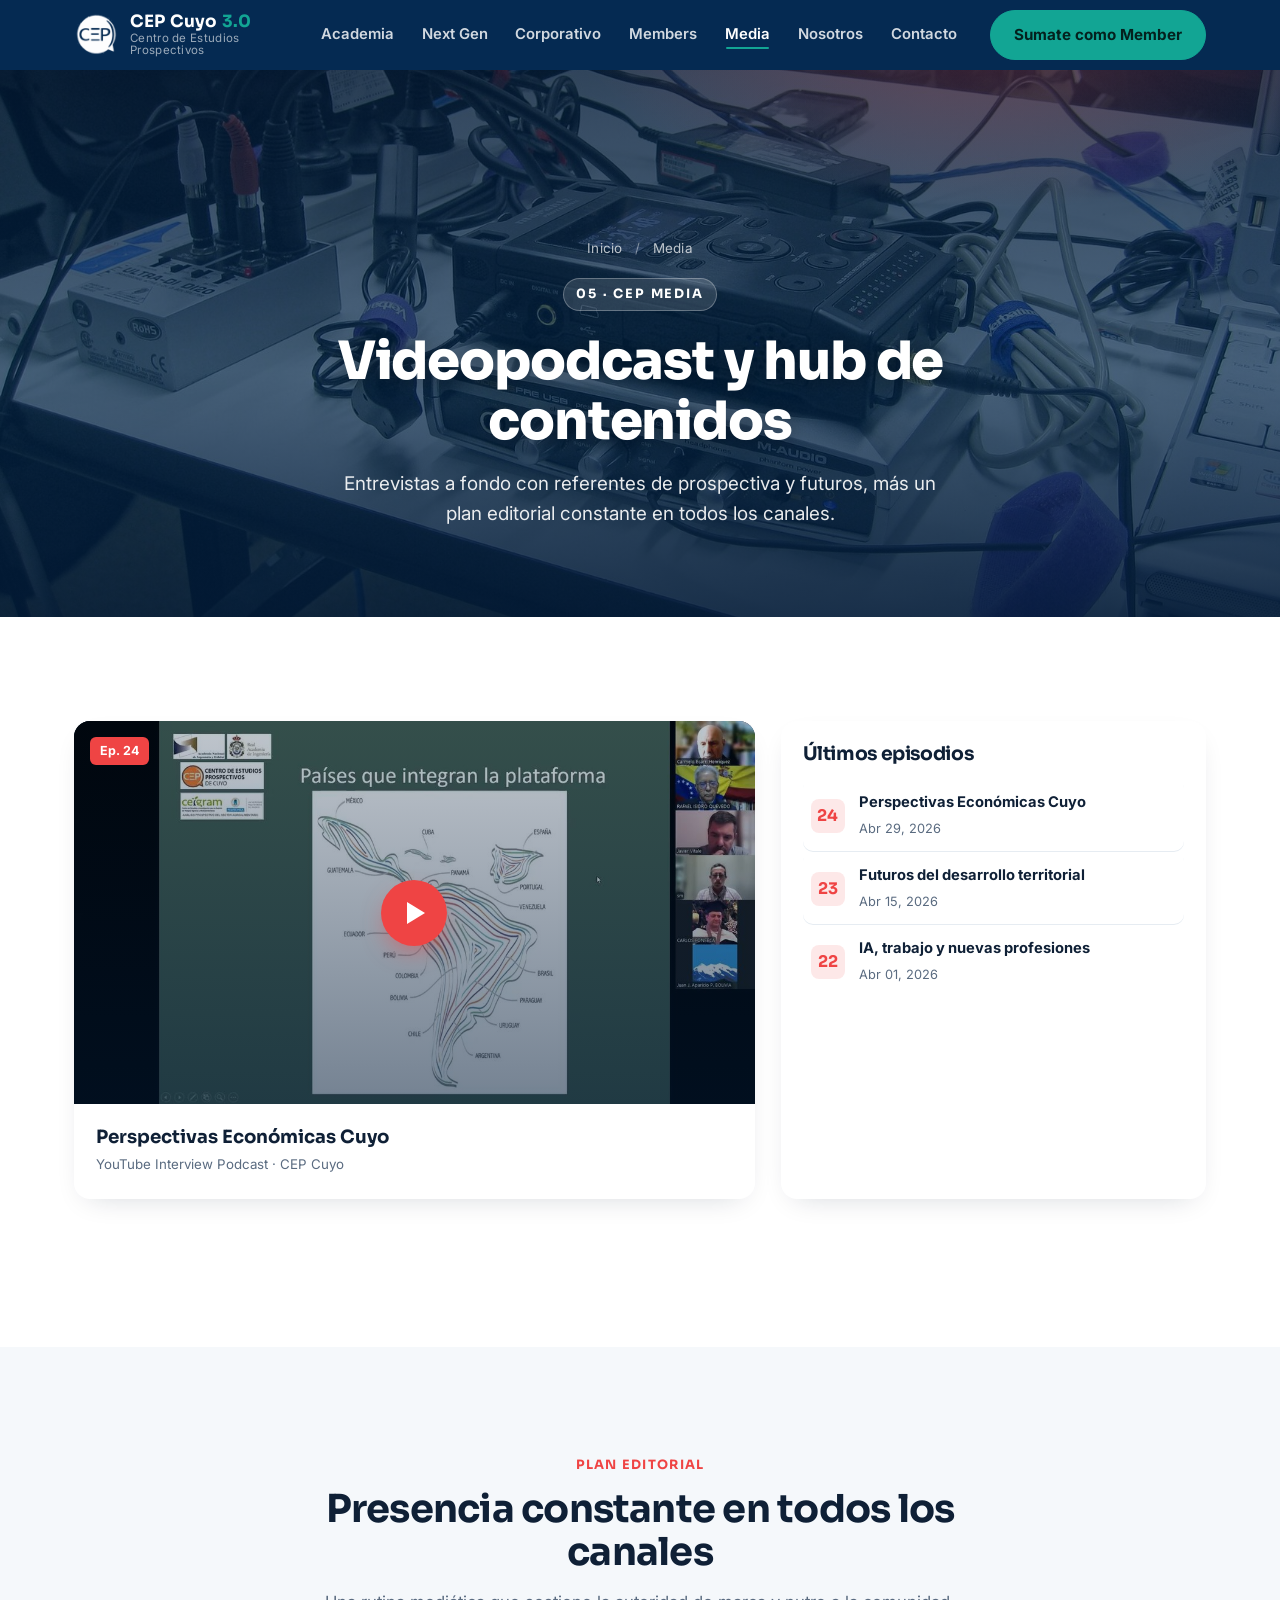
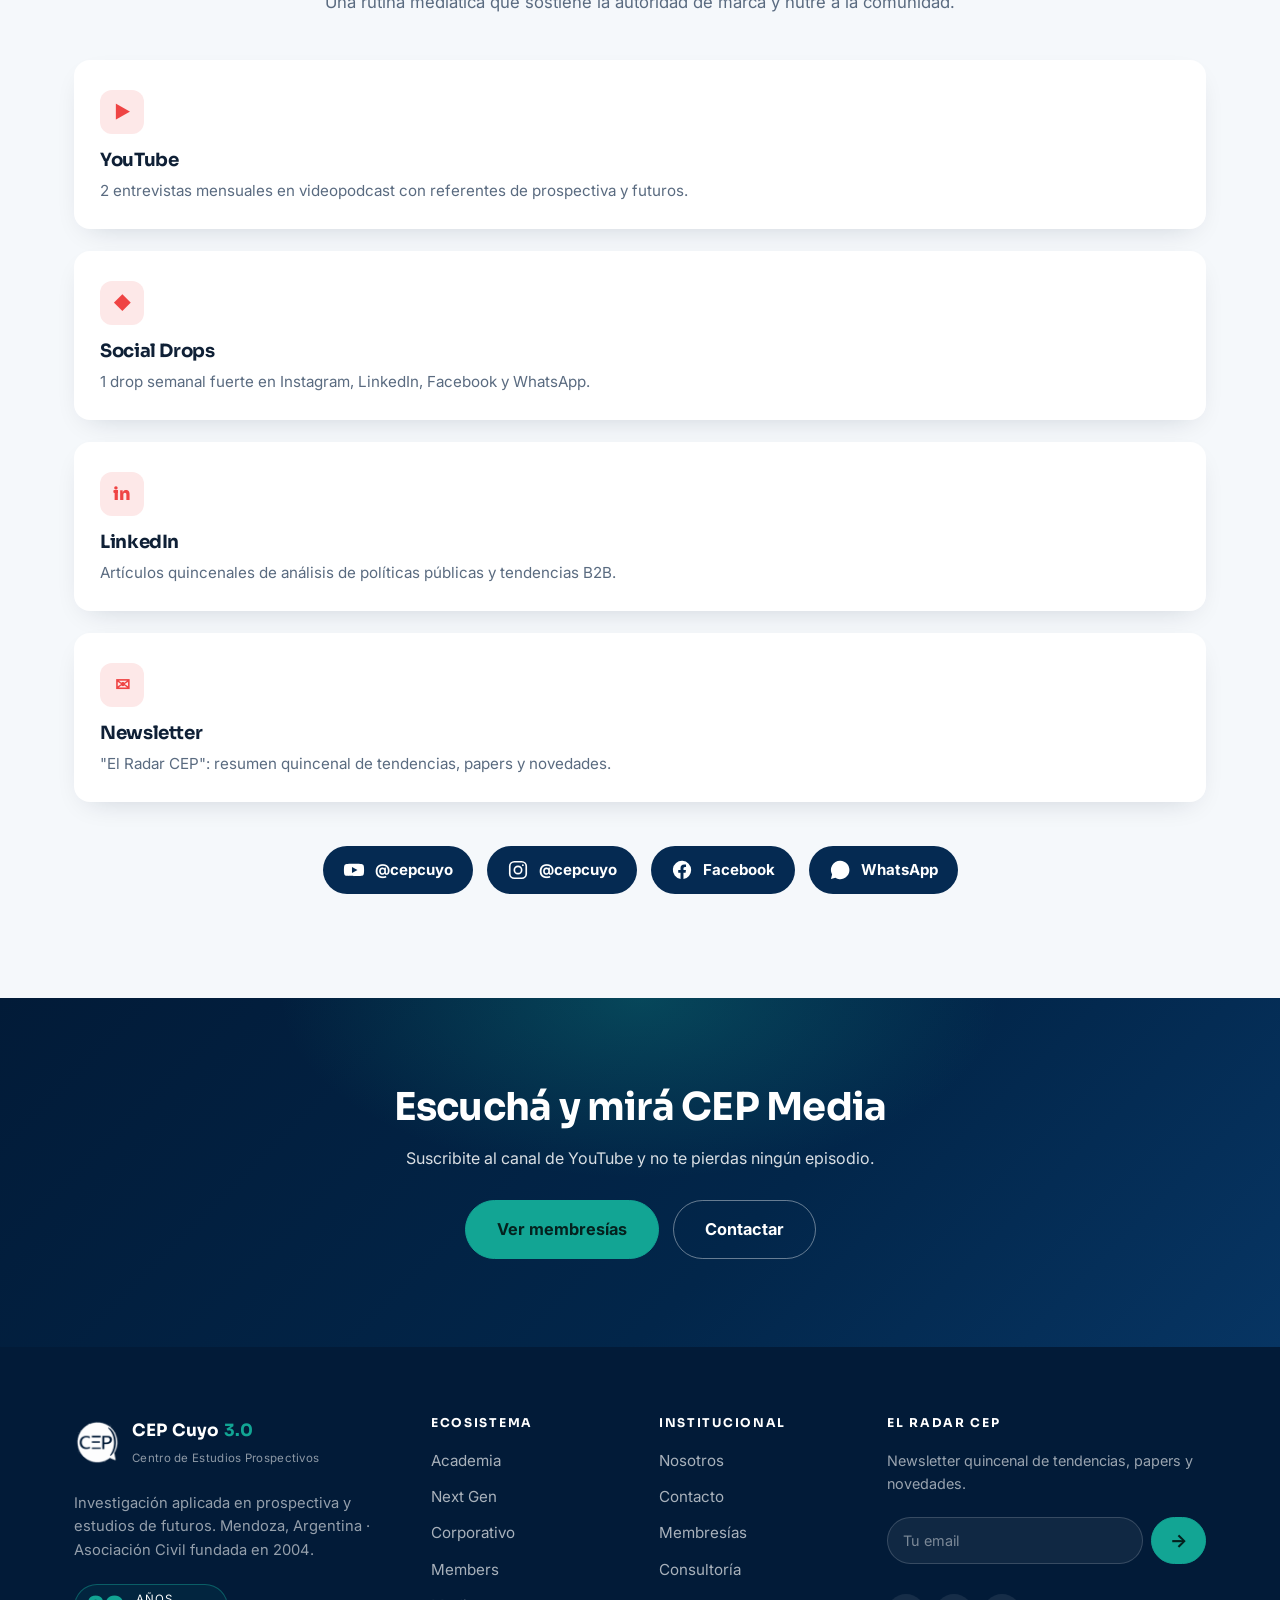
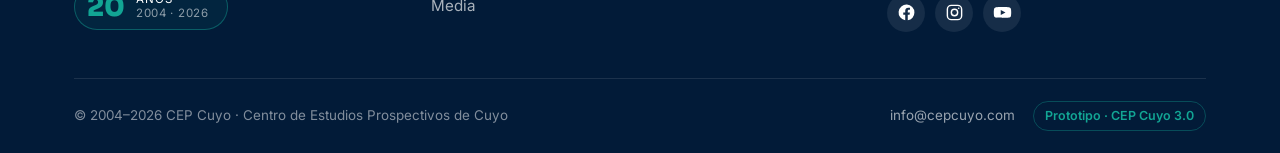
<file: media.html>
<!DOCTYPE html>
<html lang="es">
<head>
  <meta charset="UTF-8" />
  <meta name="viewport" content="width=device-width, initial-scale=1.0" />
  <title>CEP Media — Videopodcast y contenidos | CEP Cuyo 3.0</title>
  <meta name="description" content="CEP Media: videopodcast, entrevistas y plan editorial de prospectiva en todos los canales." />
  <link rel="preconnect" href="https://fonts.googleapis.com" />
  <link rel="preconnect" href="https://fonts.gstatic.com" crossorigin />
  <link href="https://fonts.googleapis.com/css2?family=Inter:wght@400;500;600;700&family=Sora:wght@600;700;800&display=swap" rel="stylesheet" />
  <link rel="stylesheet" href="style.css" />
</head>
<body>
  <header class="site-header" id="top">
    <div class="container header-inner">
      <a href="index.html" class="brand">
        <img src="assets/img/logo-cep-blanco.png" alt="Logo CEP Cuyo" class="brand-logo" />
        <span class="brand-text">
          <strong>CEP Cuyo <em>3.0</em></strong>
          <small>Centro de Estudios Prospectivos</small>
        </span>
      </a>
      <nav class="main-nav" id="mainNav" aria-label="Navegación principal">
        <a href="academia.html">Academia</a>
        <a href="next-gen.html">Next Gen</a>
        <a href="corporativo.html">Corporativo</a>
        <a href="members.html">Members</a>
        <a href="media.html" class="active">Media</a>
        <a href="nosotros.html">Nosotros</a>
        <a href="contacto.html">Contacto</a>
        <a href="members.html" class="btn btn-teal nav-cta">Sumate como Member</a>
      </nav>
      <div class="header-actions">
        <a href="members.html" class="btn btn-teal header-cta">Sumate como Member</a>
      </div>
      <button class="nav-toggle" id="navToggle" aria-label="Abrir menú" aria-expanded="false">
        <svg class="ic ic-menu" viewBox="0 0 24 24" fill="none" stroke="currentColor" stroke-width="1.9" stroke-linecap="round" aria-hidden="true"><path d="M4 7h16M4 12h16M4 17h16"/></svg>
        <svg class="ic ic-close" viewBox="0 0 24 24" fill="none" stroke="currentColor" stroke-width="1.9" stroke-linecap="round" aria-hidden="true"><path d="M6 6l12 12M18 6L6 18"/></svg>
      </button>
    </div>
  </header>
  <section class="page-hero" style="--accent:#ef4444; --accent-soft:#ef444422">
    <div class="page-hero-photo" style="background-image:url('assets/img/hero-media.jpg')"></div>
    <div class="page-hero-scrim"></div>
    <div class="container page-hero-inner">
      <nav class="breadcrumb"><a href="index.html">Inicio</a> <span>/</span> Media</nav>
      <span class="page-kicker">05 · CEP Media</span>
      <h1>Videopodcast y hub de contenidos</h1>
      <p>Entrevistas a fondo con referentes de prospectiva y futuros, más un plan editorial constante en todos los canales.</p>
      
    </div>
  </section>
  <section class="section" style="--accent:#ef4444; --accent-soft:rgba(239,68,68,.12)">
    <div class="container">
      <div class="media-player reveal">
        <a class="media-feature" href="https://youtube.com/@cepcuyo" target="_blank" rel="noopener" aria-label="Reproducir episodio">
          <span class="media-thumb"><img src="assets/img/media-featured.jpg" alt="Videopodcast CEP Cuyo" class="media-thumb-img" loading="lazy" /><span class="play play-yt" aria-hidden="true"></span><span class="media-badge">Ep. 24</span></span>
          <div class="media-caption"><strong>Perspectivas Económicas Cuyo</strong><small>YouTube Interview Podcast · CEP Cuyo</small></div>
        </a>
        <div class="media-list">
          <h3 class="subhead">Últimos episodios</h3>
          <a href="#" class="media-item"><span class="mi-num">24</span><div><strong>Perspectivas Económicas Cuyo</strong><small>Abr 29, 2026</small></div></a>
          <a href="#" class="media-item"><span class="mi-num">23</span><div><strong>Futuros del desarrollo territorial</strong><small>Abr 15, 2026</small></div></a>
          <a href="#" class="media-item"><span class="mi-num">22</span><div><strong>IA, trabajo y nuevas profesiones</strong><small>Abr 01, 2026</small></div></a>
        </div>
      </div>
    </div>
  </section>
  <section class="section section-soft" style="--accent:#ef4444; --accent-soft:rgba(239,68,68,.12)">
    <div class="container">
      <div class="section-head-center reveal"><span class="kicker">Plan editorial</span><h2>Presencia constante en todos los canales</h2><p>Una rutina mediática que sostiene la autoridad de marca y nutre a la comunidad.</p></div>
      <div class="grid grid-4">
        <div class="step-card reveal"><span class="step-num">▶</span><h3>YouTube</h3><p>2 entrevistas mensuales en videopodcast con referentes de prospectiva y futuros.</p></div>
        <div class="step-card reveal"><span class="step-num">◆</span><h3>Social Drops</h3><p>1 drop semanal fuerte en Instagram, LinkedIn, Facebook y WhatsApp.</p></div>
        <div class="step-card reveal"><span class="step-num">in</span><h3>LinkedIn</h3><p>Artículos quincenales de análisis de políticas públicas y tendencias B2B.</p></div>
        <div class="step-card reveal"><span class="step-num">✉</span><h3>Newsletter</h3><p>"El Radar CEP": resumen quincenal de tendencias, papers y novedades.</p></div>
      </div>
      <div class="social-hub reveal" style="margin-top:44px">
        <a href="https://youtube.com/@cepcuyo" target="_blank" rel="noopener" class="social-btn"><svg viewBox="0 0 24 24" fill="currentColor"><path d="M23 12s0-3.2-.4-4.7a2.5 2.5 0 00-1.7-1.7C19.3 5.2 12 5.2 12 5.2s-7.3 0-8.9.4A2.5 2.5 0 001.4 7.3C1 8.8 1 12 1 12s0 3.2.4 4.7a2.5 2.5 0 001.7 1.7c1.6.4 8.9.4 8.9.4s7.3 0 8.9-.4a2.5 2.5 0 001.7-1.7C23 15.2 23 12 23 12zM9.8 15.3V8.7l6 3.3-6 3.3z"/></svg><span>@cepcuyo</span></a>
        <a href="https://instagram.com/cepcuyo" target="_blank" rel="noopener" class="social-btn"><svg viewBox="0 0 24 24" fill="none" stroke="currentColor" stroke-width="1.8"><rect x="3" y="3" width="18" height="18" rx="5"/><circle cx="12" cy="12" r="4"/><circle cx="17.3" cy="6.7" r="1" fill="currentColor" stroke="none"/></svg><span>@cepcuyo</span></a>
        <a href="https://facebook.com/cepcuyo" target="_blank" rel="noopener" class="social-btn"><svg viewBox="0 0 24 24" fill="currentColor"><path d="M22 12a10 10 0 10-11.6 9.9v-7H7.9V12h2.5V9.8c0-2.5 1.5-3.9 3.8-3.9 1.1 0 2.2.2 2.2.2v2.5h-1.2c-1.2 0-1.6.8-1.6 1.6V12h2.7l-.4 2.9h-2.3v7A10 10 0 0022 12z"/></svg><span>Facebook</span></a>
        <a href="contacto.html" class="social-btn"><svg viewBox="0 0 24 24" fill="currentColor"><path d="M12 2a10 10 0 00-8.6 15l-1.3 4.8 4.9-1.3A10 10 0 1012 2z"/></svg><span>WhatsApp</span></a>
      </div>
    </div>
  </section>
  <section class="cta-band">
    <div class="container cta-band-inner reveal">
      <h2>Escuchá y mirá CEP Media</h2>
      <p>Suscribite al canal de YouTube y no te pierdas ningún episodio.</p>
      <div class="cta-actions">
        <a href="members.html" class="btn btn-teal btn-lg">Ver membresías</a>
        <a href="contacto.html" class="btn btn-ghost btn-lg">Contactar</a>
      </div>
    </div>
  </section>
  <footer class="site-footer">
    <div class="container">
      <div class="footer-top">
        <div class="footer-brand">
          <a href="index.html" class="footer-logo">
            <img src="assets/img/logo-cep-blanco.png" alt="CEP Cuyo" />
            <span class="footer-logo-text"><strong>CEP Cuyo <em>3.0</em></strong><small>Centro de Estudios Prospectivos</small></span>
          </a>
          <p class="footer-desc">Investigación aplicada en prospectiva y estudios de futuros. Mendoza, Argentina · Asociación Civil fundada en 2004.</p>
          <div class="footer-seal">
            <span class="seal-num">20</span>
            <span class="seal-txt">Años<em>2004 · 2026</em></span>
          </div>
        </div>
        <nav class="footer-col" aria-label="Ecosistema">
          <h4>Ecosistema</h4>
          <a href="academia.html">Academia</a>
          <a href="next-gen.html">Next Gen</a>
          <a href="corporativo.html">Corporativo</a>
          <a href="members.html">Members</a>
          <a href="media.html">Media</a>
        </nav>
        <nav class="footer-col" aria-label="Institucional">
          <h4>Institucional</h4>
          <a href="nosotros.html">Nosotros</a>
          <a href="contacto.html">Contacto</a>
          <a href="members.html">Membresías</a>
          <a href="corporativo.html">Consultoría</a>
        </nav>
        <div class="footer-col footer-connect">
          <h4>El Radar CEP</h4>
          <p>Newsletter quincenal de tendencias, papers y novedades.</p>
          <form class="footer-form" id="newsletterForm">
            <input type="email" placeholder="Tu email" aria-label="Tu email" required />
            <button type="submit" class="btn btn-teal" aria-label="Suscribirse">&#8594;</button>
          </form>
          <p id="newsletterNote" class="footer-note" hidden>¡Gracias! Te sumamos a la lista (demo).</p>
          <div class="footer-social">
            <a href="https://facebook.com/cepcuyo" target="_blank" rel="noopener" aria-label="Facebook"><svg viewBox="0 0 24 24" fill="currentColor"><path d="M22 12a10 10 0 10-11.6 9.9v-7H7.9V12h2.5V9.8c0-2.5 1.5-3.9 3.8-3.9 1.1 0 2.2.2 2.2.2v2.5h-1.2c-1.2 0-1.6.8-1.6 1.6V12h2.7l-.4 2.9h-2.3v7A10 10 0 0022 12z"/></svg></a>
            <a href="https://instagram.com/cepcuyo" target="_blank" rel="noopener" aria-label="Instagram"><svg viewBox="0 0 24 24" fill="none" stroke="currentColor" stroke-width="1.8"><rect x="3" y="3" width="18" height="18" rx="5"/><circle cx="12" cy="12" r="4"/><circle cx="17.3" cy="6.7" r="1" fill="currentColor" stroke="none"/></svg></a>
            <a href="https://youtube.com/@cepcuyo" target="_blank" rel="noopener" aria-label="YouTube"><svg viewBox="0 0 24 24" fill="currentColor"><path d="M23 12s0-3.2-.4-4.7a2.5 2.5 0 00-1.7-1.7C19.3 5.2 12 5.2 12 5.2s-7.3 0-8.9.4A2.5 2.5 0 001.4 7.3C1 8.8 1 12 1 12s0 3.2.4 4.7a2.5 2.5 0 001.7 1.7c1.6.4 8.9.4 8.9.4s7.3 0 8.9-.4a2.5 2.5 0 001.7-1.7C23 15.2 23 12 23 12zM9.8 15.3V8.7l6 3.3-6 3.3z"/></svg></a>
          </div>
        </div>
      </div>
      <div class="footer-bottom">
        <span>© 2004–2026 CEP Cuyo · Centro de Estudios Prospectivos de Cuyo</span>
        <div class="footer-bottom-right">
          <a href="mailto:info@cepcuyo.com">info@cepcuyo.com</a>
          <span class="proto-tag">Prototipo · CEP Cuyo 3.0</span>
        </div>
      </div>
    </div>
  </footer>
  <script src="assets/js/main.js"></script>
</body>
</html>
</file>
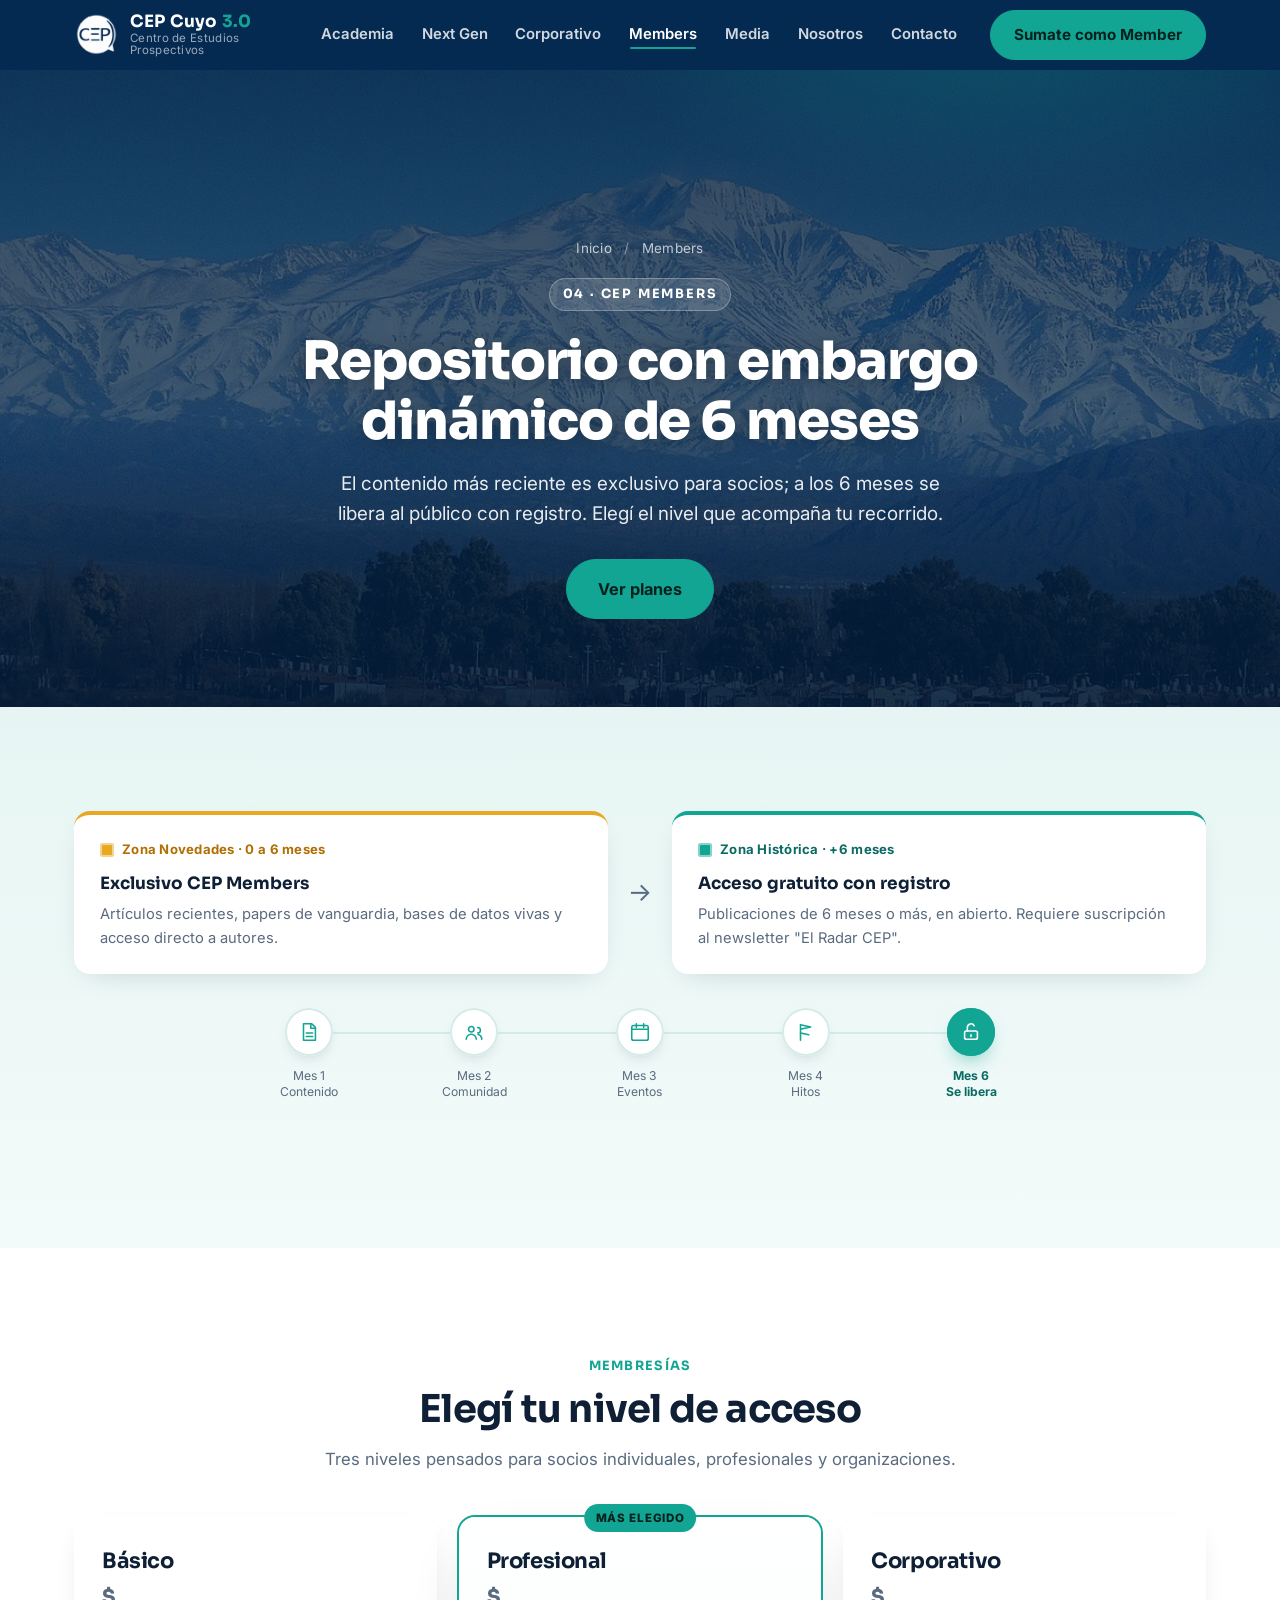
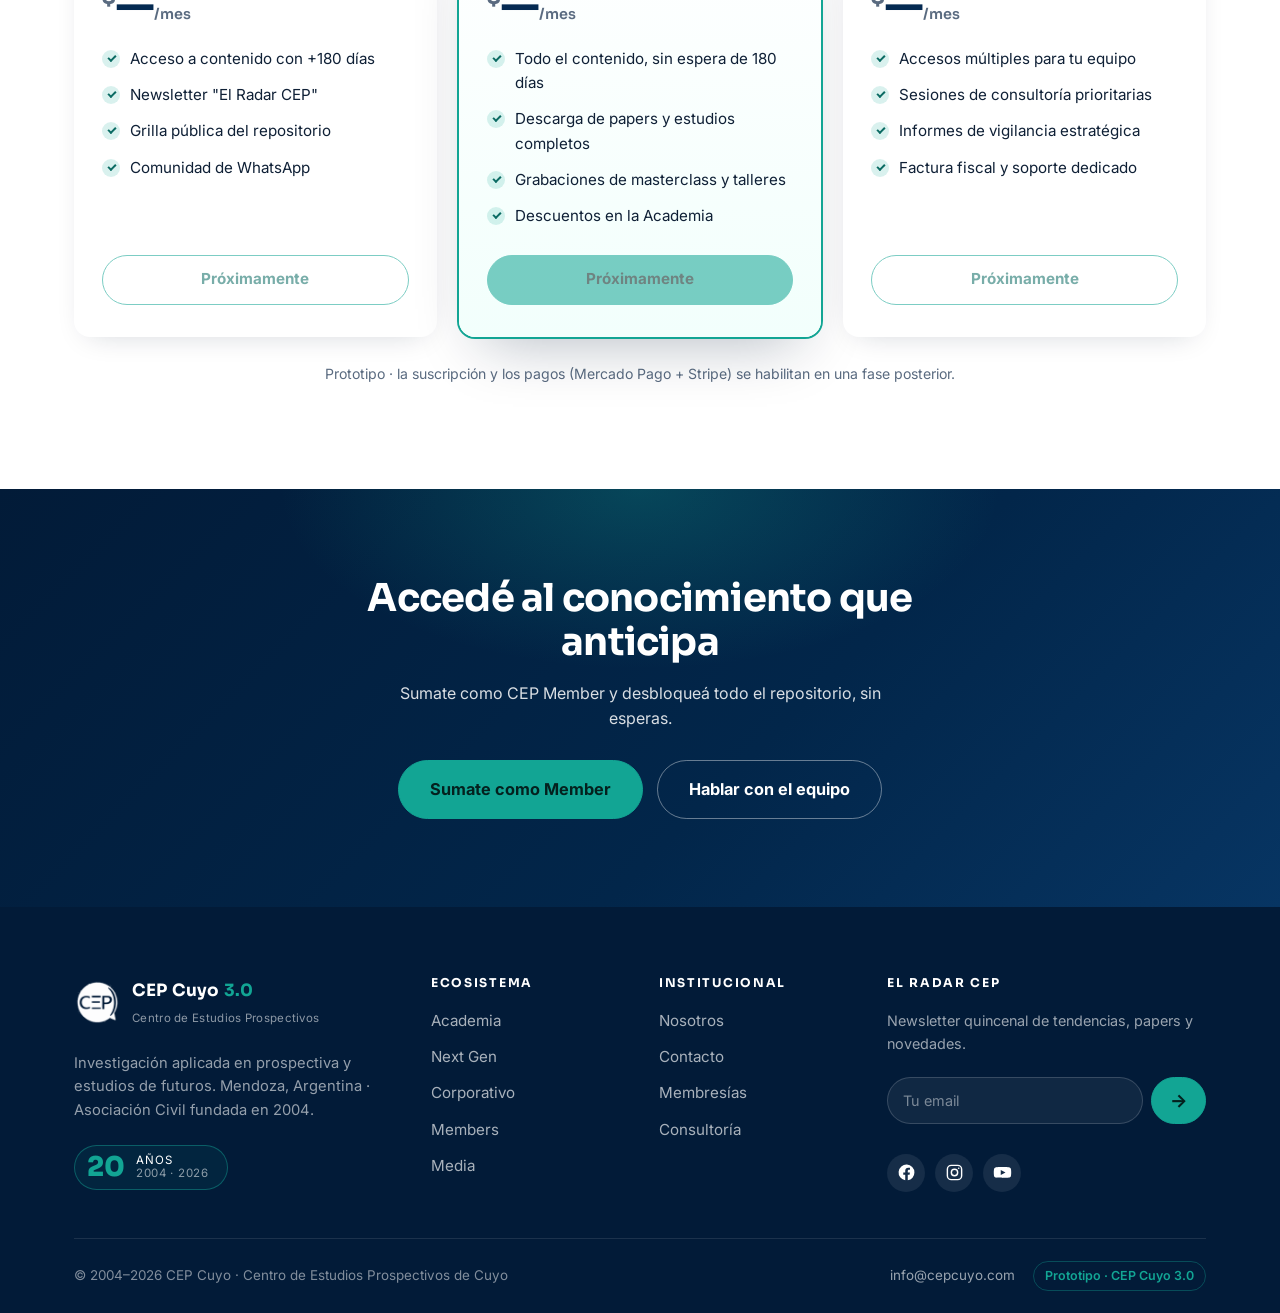
<file: members.html>
<!DOCTYPE html>
<html lang="es">
<head>
  <meta charset="UTF-8" />
  <meta name="viewport" content="width=device-width, initial-scale=1.0" />
  <title>CEP Members — Repositorio y comunidad | CEP Cuyo 3.0</title>
  <meta name="description" content="CEP Members: repositorio con embargo dinámico de 6 meses, papers, grabaciones y comunidad prospectiva." />
  <link rel="preconnect" href="https://fonts.googleapis.com" />
  <link rel="preconnect" href="https://fonts.gstatic.com" crossorigin />
  <link href="https://fonts.googleapis.com/css2?family=Inter:wght@400;500;600;700&family=Sora:wght@600;700;800&display=swap" rel="stylesheet" />
  <link rel="stylesheet" href="style.css" />
</head>
<body>
  <header class="site-header" id="top">
    <div class="container header-inner">
      <a href="index.html" class="brand">
        <img src="assets/img/logo-cep-blanco.png" alt="Logo CEP Cuyo" class="brand-logo" />
        <span class="brand-text">
          <strong>CEP Cuyo <em>3.0</em></strong>
          <small>Centro de Estudios Prospectivos</small>
        </span>
      </a>
      <nav class="main-nav" id="mainNav" aria-label="Navegación principal">
        <a href="academia.html">Academia</a>
        <a href="next-gen.html">Next Gen</a>
        <a href="corporativo.html">Corporativo</a>
        <a href="members.html" class="active">Members</a>
        <a href="media.html">Media</a>
        <a href="nosotros.html">Nosotros</a>
        <a href="contacto.html">Contacto</a>
        <a href="members.html" class="btn btn-teal nav-cta">Sumate como Member</a>
      </nav>
      <div class="header-actions">
        <a href="members.html" class="btn btn-teal header-cta">Sumate como Member</a>
      </div>
      <button class="nav-toggle" id="navToggle" aria-label="Abrir menú" aria-expanded="false">
        <svg class="ic ic-menu" viewBox="0 0 24 24" fill="none" stroke="currentColor" stroke-width="1.9" stroke-linecap="round" aria-hidden="true"><path d="M4 7h16M4 12h16M4 17h16"/></svg>
        <svg class="ic ic-close" viewBox="0 0 24 24" fill="none" stroke="currentColor" stroke-width="1.9" stroke-linecap="round" aria-hidden="true"><path d="M6 6l12 12M18 6L6 18"/></svg>
      </button>
    </div>
  </header>
  <section class="page-hero" style="--accent:#12a594; --accent-soft:#12a59422">
    <div class="page-hero-photo" style="background-image:url('assets/img/hero-andes.jpg')"></div>
    <div class="page-hero-scrim"></div>
    <div class="container page-hero-inner">
      <nav class="breadcrumb"><a href="index.html">Inicio</a> <span>/</span> Members</nav>
      <span class="page-kicker">04 · CEP Members</span>
      <h1>Repositorio con embargo dinámico de 6 meses</h1>
      <p>El contenido más reciente es exclusivo para socios; a los 6 meses se libera al público con registro. Elegí el nivel que acompaña tu recorrido.</p>
      <div class="page-hero-actions"><a href="#planes" class="btn btn-teal btn-lg">Ver planes</a></div>
    </div>
  </section>
  <section class="section section-mint" style="--accent:#12a594; --accent-soft:rgba(18,165,148,.14)">
    <div class="container">
      <div class="paywall reveal">
        <div class="paywall-zone zone-lock"><span class="zone-tag"><span class="lock" aria-hidden="true"></span> Zona Novedades · 0 a 6 meses</span><strong>Exclusivo CEP Members</strong><p>Artículos recientes, papers de vanguardia, bases de datos vivas y acceso directo a autores.</p></div>
        <div class="paywall-arrow" aria-hidden="true">&#8594;</div>
        <div class="paywall-zone zone-open"><span class="zone-tag zone-tag-open"><span class="unlock" aria-hidden="true"></span> Zona Histórica · +6 meses</span><strong>Acceso gratuito con registro</strong><p>Publicaciones de 6 meses o más, en abierto. Requiere suscripción al newsletter "El Radar CEP".</p></div>
      </div>
      <div class="timeline reveal" aria-hidden="true">
        <div class="tl-step"><span class="tl-ic"><svg viewBox="0 0 24 24" fill="none" stroke="currentColor" stroke-width="1.7" stroke-linecap="round" stroke-linejoin="round"><path d="M6 3h9l4 4v14H6z"/><path d="M14 3v5h5M9 13h7M9 17h7"/></svg></span><small>Mes 1<br>Contenido</small></div>
        <div class="tl-step"><span class="tl-ic"><svg viewBox="0 0 24 24" fill="none" stroke="currentColor" stroke-width="1.7" stroke-linecap="round" stroke-linejoin="round"><circle cx="9" cy="9" r="3"/><path d="M3.5 20a5.5 5.5 0 0111 0M16 7a3 3 0 010 6M20.5 20a5.5 5.5 0 00-4-5.3"/></svg></span><small>Mes 2<br>Comunidad</small></div>
        <div class="tl-step"><span class="tl-ic"><svg viewBox="0 0 24 24" fill="none" stroke="currentColor" stroke-width="1.7" stroke-linecap="round" stroke-linejoin="round"><rect x="3" y="5" width="18" height="16" rx="2"/><path d="M3 9h18M8 3v4M16 3v4"/></svg></span><small>Mes 3<br>Eventos</small></div>
        <div class="tl-step"><span class="tl-ic"><svg viewBox="0 0 24 24" fill="none" stroke="currentColor" stroke-width="1.7" stroke-linecap="round" stroke-linejoin="round"><path d="M6 21V4M6 4l11 2.5L6 9"/><path d="M6 13l9 2"/></svg></span><small>Mes 4<br>Hitos</small></div>
        <div class="tl-step tl-release"><span class="tl-ic"><svg viewBox="0 0 24 24" fill="none" stroke="currentColor" stroke-width="1.7" stroke-linecap="round" stroke-linejoin="round"><rect x="5" y="11" width="14" height="9" rx="2"/><path d="M8 11V7a4 4 0 017.5-1.8"/><path d="M12 15v2"/></svg></span><small>Mes 6<br>Se libera</small></div>
      </div>
    </div>
  </section>
  <section class="section" id="planes" style="--accent:#12a594; --accent-soft:rgba(18,165,148,.14)">
    <div class="container">
      <div class="section-head-center reveal"><span class="kicker">Membresías</span><h2>Elegí tu nivel de acceso</h2><p>Tres niveles pensados para socios individuales, profesionales y organizaciones.</p></div>
      <div class="grid grid-3 pricing">
<article class="plan reveal"><h3>Básico</h3><p class="plan-price"><span>$</span>—<small>/mes</small></p><ul><li>Acceso a contenido con +180 días</li><li>Newsletter "El Radar CEP"</li><li>Grilla pública del repositorio</li><li>Comunidad de WhatsApp</li></ul><button class="btn btn-outline btn-block" disabled>Próximamente</button></article><article class="plan plan-featured reveal"><span class="plan-badge">Más elegido</span><h3>Profesional</h3><p class="plan-price"><span>$</span>—<small>/mes</small></p><ul><li>Todo el contenido, sin espera de 180 días</li><li>Descarga de papers y estudios completos</li><li>Grabaciones de masterclass y talleres</li><li>Descuentos en la Academia</li></ul><button class="btn btn-teal btn-block" disabled>Próximamente</button></article><article class="plan reveal"><h3>Corporativo</h3><p class="plan-price"><span>$</span>—<small>/mes</small></p><ul><li>Accesos múltiples para tu equipo</li><li>Sesiones de consultoría prioritarias</li><li>Informes de vigilancia estratégica</li><li>Factura fiscal y soporte dedicado</li></ul><button class="btn btn-outline btn-block" disabled>Próximamente</button></article>
      </div>
      <p class="proto-note">Prototipo · la suscripción y los pagos (Mercado Pago + Stripe) se habilitan en una fase posterior.</p>
    </div>
  </section>
  <section class="cta-band">
    <div class="container cta-band-inner reveal">
      <h2>Accedé al conocimiento que anticipa</h2>
      <p>Sumate como CEP Member y desbloqueá todo el repositorio, sin esperas.</p>
      <div class="cta-actions">
        <a href="members.html" class="btn btn-teal btn-lg">Sumate como Member</a>
        <a href="contacto.html" class="btn btn-ghost btn-lg">Hablar con el equipo</a>
      </div>
    </div>
  </section>
  <footer class="site-footer">
    <div class="container">
      <div class="footer-top">
        <div class="footer-brand">
          <a href="index.html" class="footer-logo">
            <img src="assets/img/logo-cep-blanco.png" alt="CEP Cuyo" />
            <span class="footer-logo-text"><strong>CEP Cuyo <em>3.0</em></strong><small>Centro de Estudios Prospectivos</small></span>
          </a>
          <p class="footer-desc">Investigación aplicada en prospectiva y estudios de futuros. Mendoza, Argentina · Asociación Civil fundada en 2004.</p>
          <div class="footer-seal">
            <span class="seal-num">20</span>
            <span class="seal-txt">Años<em>2004 · 2026</em></span>
          </div>
        </div>
        <nav class="footer-col" aria-label="Ecosistema">
          <h4>Ecosistema</h4>
          <a href="academia.html">Academia</a>
          <a href="next-gen.html">Next Gen</a>
          <a href="corporativo.html">Corporativo</a>
          <a href="members.html">Members</a>
          <a href="media.html">Media</a>
        </nav>
        <nav class="footer-col" aria-label="Institucional">
          <h4>Institucional</h4>
          <a href="nosotros.html">Nosotros</a>
          <a href="contacto.html">Contacto</a>
          <a href="members.html">Membresías</a>
          <a href="corporativo.html">Consultoría</a>
        </nav>
        <div class="footer-col footer-connect">
          <h4>El Radar CEP</h4>
          <p>Newsletter quincenal de tendencias, papers y novedades.</p>
          <form class="footer-form" id="newsletterForm">
            <input type="email" placeholder="Tu email" aria-label="Tu email" required />
            <button type="submit" class="btn btn-teal" aria-label="Suscribirse">&#8594;</button>
          </form>
          <p id="newsletterNote" class="footer-note" hidden>¡Gracias! Te sumamos a la lista (demo).</p>
          <div class="footer-social">
            <a href="https://facebook.com/cepcuyo" target="_blank" rel="noopener" aria-label="Facebook"><svg viewBox="0 0 24 24" fill="currentColor"><path d="M22 12a10 10 0 10-11.6 9.9v-7H7.9V12h2.5V9.8c0-2.5 1.5-3.9 3.8-3.9 1.1 0 2.2.2 2.2.2v2.5h-1.2c-1.2 0-1.6.8-1.6 1.6V12h2.7l-.4 2.9h-2.3v7A10 10 0 0022 12z"/></svg></a>
            <a href="https://instagram.com/cepcuyo" target="_blank" rel="noopener" aria-label="Instagram"><svg viewBox="0 0 24 24" fill="none" stroke="currentColor" stroke-width="1.8"><rect x="3" y="3" width="18" height="18" rx="5"/><circle cx="12" cy="12" r="4"/><circle cx="17.3" cy="6.7" r="1" fill="currentColor" stroke="none"/></svg></a>
            <a href="https://youtube.com/@cepcuyo" target="_blank" rel="noopener" aria-label="YouTube"><svg viewBox="0 0 24 24" fill="currentColor"><path d="M23 12s0-3.2-.4-4.7a2.5 2.5 0 00-1.7-1.7C19.3 5.2 12 5.2 12 5.2s-7.3 0-8.9.4A2.5 2.5 0 001.4 7.3C1 8.8 1 12 1 12s0 3.2.4 4.7a2.5 2.5 0 001.7 1.7c1.6.4 8.9.4 8.9.4s7.3 0 8.9-.4a2.5 2.5 0 001.7-1.7C23 15.2 23 12 23 12zM9.8 15.3V8.7l6 3.3-6 3.3z"/></svg></a>
          </div>
        </div>
      </div>
      <div class="footer-bottom">
        <span>© 2004–2026 CEP Cuyo · Centro de Estudios Prospectivos de Cuyo</span>
        <div class="footer-bottom-right">
          <a href="mailto:info@cepcuyo.com">info@cepcuyo.com</a>
          <span class="proto-tag">Prototipo · CEP Cuyo 3.0</span>
        </div>
      </div>
    </div>
  </footer>
  <script src="assets/js/main.js"></script>
</body>
</html>
</file>
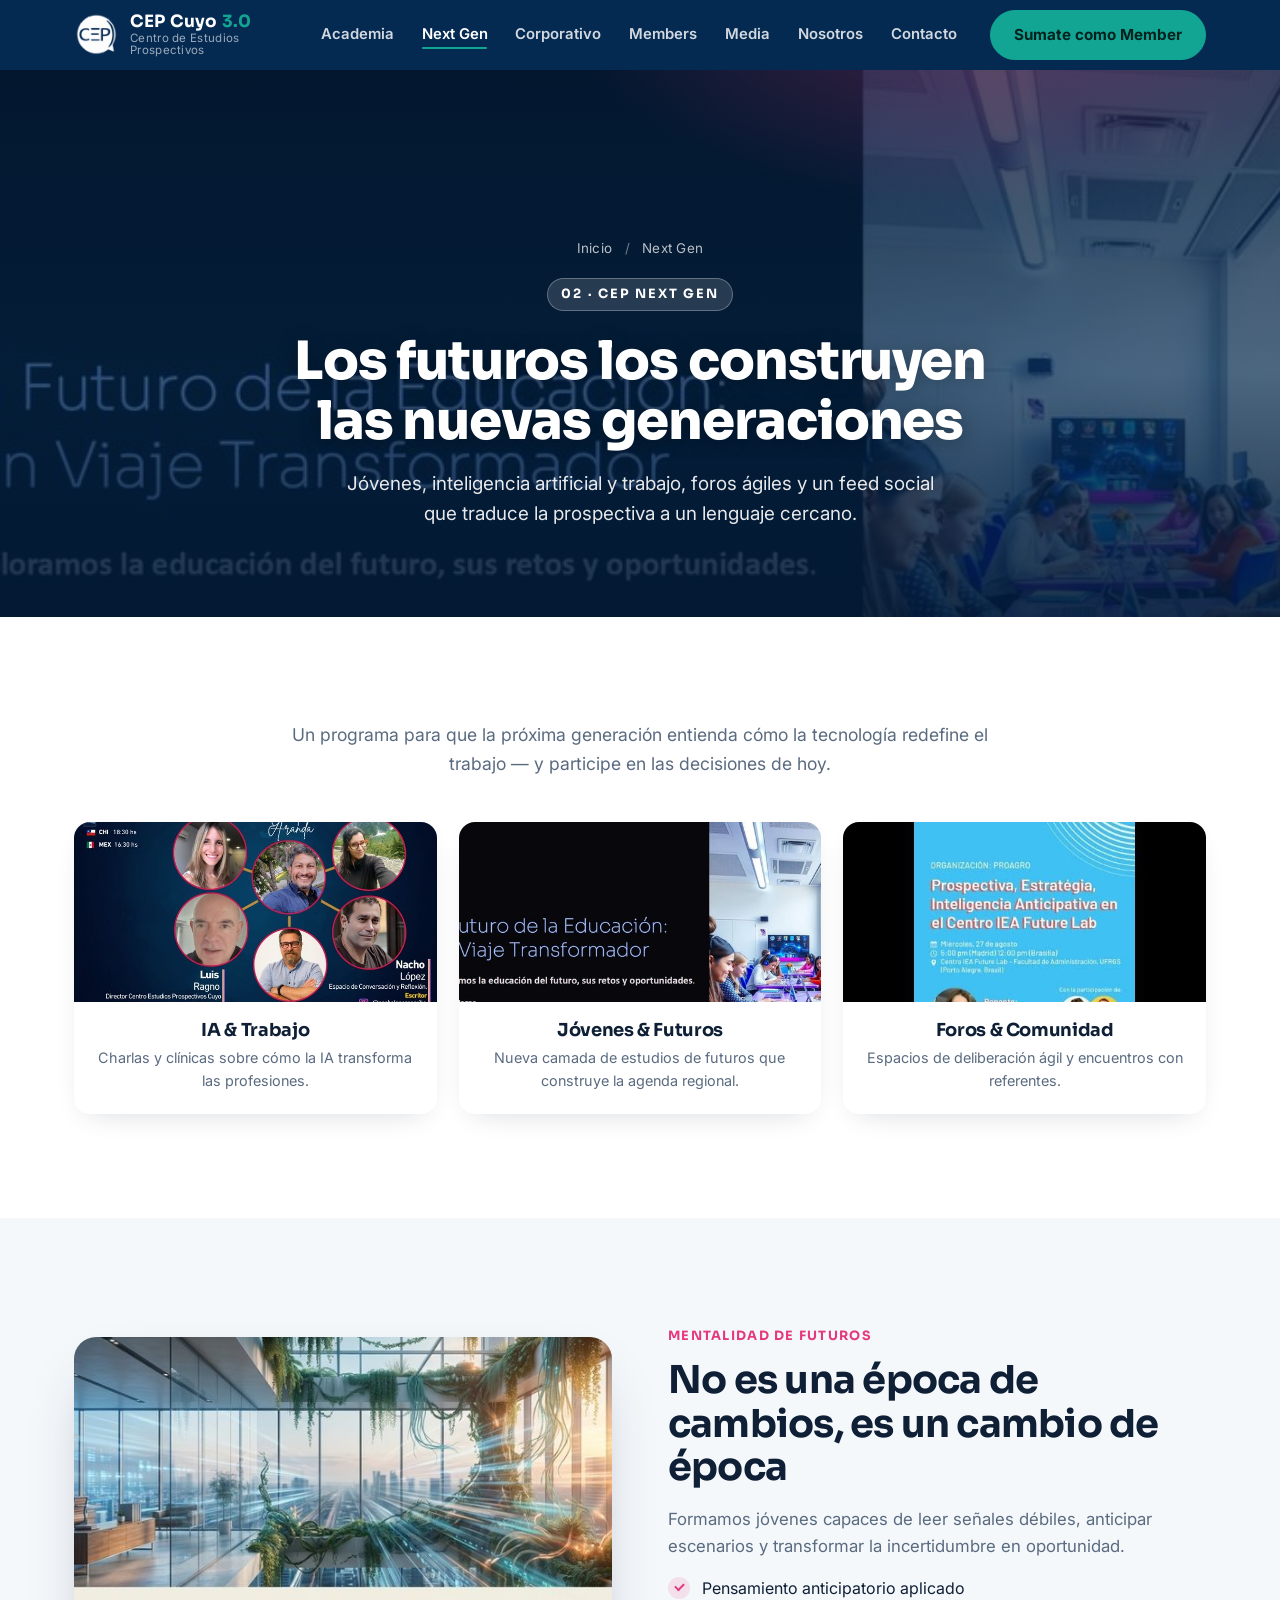
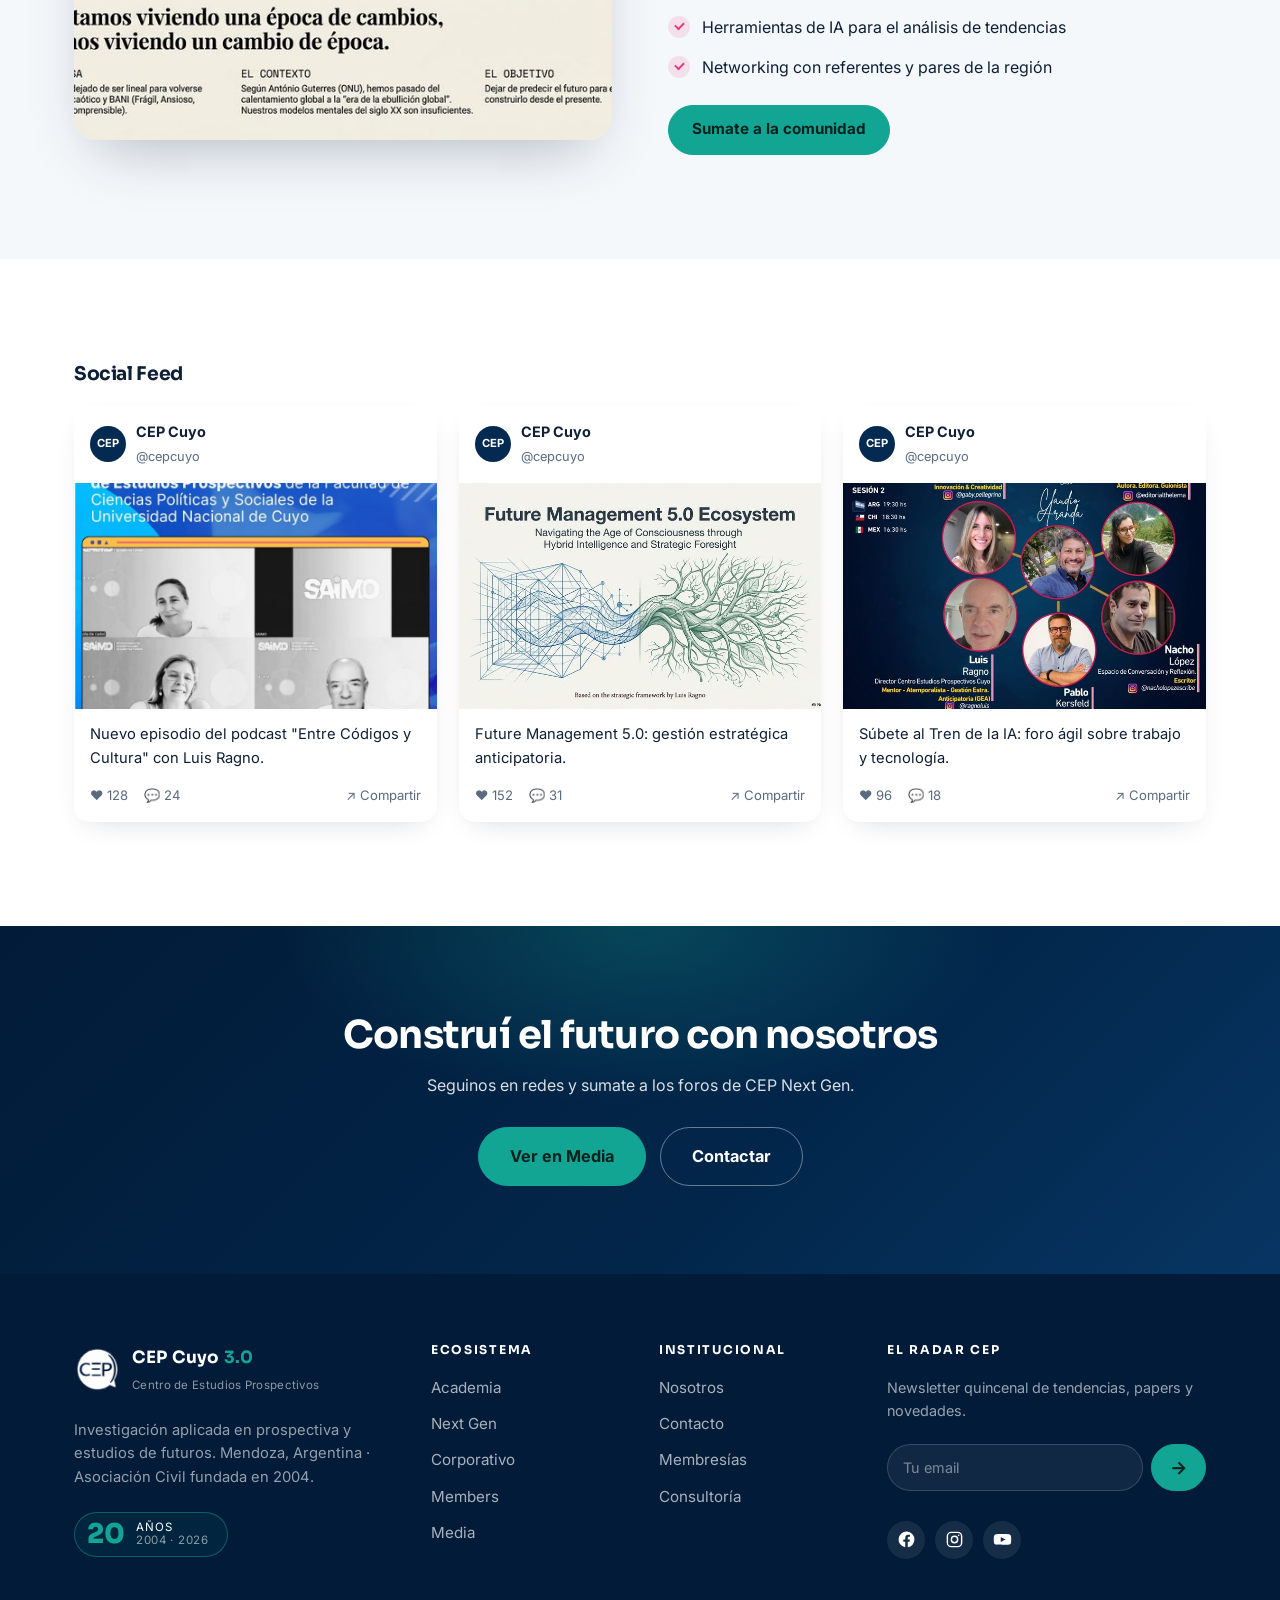
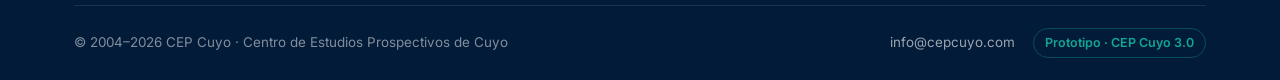
<file: next-gen.html>
<!DOCTYPE html>
<html lang="es">
<head>
  <meta charset="UTF-8" />
  <meta name="viewport" content="width=device-width, initial-scale=1.0" />
  <title>CEP Next Gen — Jóvenes, IA y futuros | CEP Cuyo 3.0</title>
  <meta name="description" content="CEP Next Gen: jóvenes, inteligencia artificial y trabajo, foros ágiles y un feed social sobre prospectiva." />
  <link rel="preconnect" href="https://fonts.googleapis.com" />
  <link rel="preconnect" href="https://fonts.gstatic.com" crossorigin />
  <link href="https://fonts.googleapis.com/css2?family=Inter:wght@400;500;600;700&family=Sora:wght@600;700;800&display=swap" rel="stylesheet" />
  <link rel="stylesheet" href="style.css" />
</head>
<body>
  <header class="site-header" id="top">
    <div class="container header-inner">
      <a href="index.html" class="brand">
        <img src="assets/img/logo-cep-blanco.png" alt="Logo CEP Cuyo" class="brand-logo" />
        <span class="brand-text">
          <strong>CEP Cuyo <em>3.0</em></strong>
          <small>Centro de Estudios Prospectivos</small>
        </span>
      </a>
      <nav class="main-nav" id="mainNav" aria-label="Navegación principal">
        <a href="academia.html">Academia</a>
        <a href="next-gen.html" class="active">Next Gen</a>
        <a href="corporativo.html">Corporativo</a>
        <a href="members.html">Members</a>
        <a href="media.html">Media</a>
        <a href="nosotros.html">Nosotros</a>
        <a href="contacto.html">Contacto</a>
        <a href="members.html" class="btn btn-teal nav-cta">Sumate como Member</a>
      </nav>
      <div class="header-actions">
        <a href="members.html" class="btn btn-teal header-cta">Sumate como Member</a>
      </div>
      <button class="nav-toggle" id="navToggle" aria-label="Abrir menú" aria-expanded="false">
        <svg class="ic ic-menu" viewBox="0 0 24 24" fill="none" stroke="currentColor" stroke-width="1.9" stroke-linecap="round" aria-hidden="true"><path d="M4 7h16M4 12h16M4 17h16"/></svg>
        <svg class="ic ic-close" viewBox="0 0 24 24" fill="none" stroke="currentColor" stroke-width="1.9" stroke-linecap="round" aria-hidden="true"><path d="M6 6l12 12M18 6L6 18"/></svg>
      </button>
    </div>
  </header>
  <section class="page-hero" style="--accent:#e5397f; --accent-soft:#e5397f22">
    <div class="page-hero-photo" style="background-image:url('assets/img/nextgen-evento.jpg')"></div>
    <div class="page-hero-scrim"></div>
    <div class="container page-hero-inner">
      <nav class="breadcrumb"><a href="index.html">Inicio</a> <span>/</span> Next Gen</nav>
      <span class="page-kicker">02 · CEP Next Gen</span>
      <h1>Los futuros los construyen las nuevas generaciones</h1>
      <p>Jóvenes, inteligencia artificial y trabajo, foros ágiles y un feed social que traduce la prospectiva a un lenguaje cercano.</p>
      
    </div>
  </section>
  <section class="section" style="--accent:#e5397f; --accent-soft:rgba(229,57,127,.12)">
    <div class="container">
      <p class="lead-in reveal">Un programa para que la próxima generación entienda cómo la tecnología redefine el trabajo — y participe en las decisiones de hoy.</p>
      <div class="grid grid-3">
        <article class="profile-card reveal"><div class="profile-top"><img src="assets/img/nextgen-ia.jpg" alt="IA y trabajo" loading="lazy" /></div><h3>IA &amp; Trabajo</h3><span>Charlas y clínicas sobre cómo la IA transforma las profesiones.</span></article>
        <article class="profile-card reveal"><div class="profile-top"><img src="assets/img/nextgen-evento.jpg" alt="Jóvenes y futuros" loading="lazy" /></div><h3>Jóvenes &amp; Futuros</h3><span>Nueva camada de estudios de futuros que construye la agenda regional.</span></article>
        <article class="profile-card reveal"><div class="profile-top"><img src="assets/img/post-webinar.jpg" alt="Foros y comunidad" loading="lazy" /></div><h3>Foros &amp; Comunidad</h3><span>Espacios de deliberación ágil y encuentros con referentes.</span></article>
      </div>
    </div>
  </section>
  <section class="section section-soft" style="--accent:#e5397f; --accent-soft:rgba(229,57,127,.12)">
    <div class="container">
      <div class="split reveal">
        <div class="split-media"><img src="assets/img/post-futuro.jpg" alt="Cambio de época" loading="lazy" /></div>
        <div class="split-text">
          <span class="kicker">Mentalidad de futuros</span>
          <h2>No es una época de cambios, es un cambio de época</h2>
          <p>Formamos jóvenes capaces de leer señales débiles, anticipar escenarios y transformar la incertidumbre en oportunidad.</p>
          <ul class="feature-list">
            <li>Pensamiento anticipatorio aplicado</li>
            <li>Herramientas de IA para el análisis de tendencias</li>
            <li>Networking con referentes y pares de la región</li>
          </ul>
          <a href="members.html" class="btn btn-teal">Sumate a la comunidad</a>
        </div>
      </div>
    </div>
  </section>
  <section class="section" style="--accent:#e5397f; --accent-soft:rgba(229,57,127,.12)">
    <div class="container">
      <div class="feed-head reveal"><h3 class="subhead">Social Feed</h3></div>
      <div class="grid grid-3">
        <article class="post-card reveal"><div class="post-head"><span class="post-avatar">CEP</span><div><strong>CEP Cuyo</strong><small>@cepcuyo</small></div></div><div class="post-media"><img src="assets/img/media-podcast.jpg" alt="Podcast" loading="lazy" /></div><p class="post-text">Nuevo episodio del podcast "Entre Códigos y Cultura" con Luis Ragno.</p><div class="post-bar"><span>&#9829; 128</span><span>&#128172; 24</span><span>&#8599; Compartir</span></div></article>
        <article class="post-card reveal"><div class="post-head"><span class="post-avatar">CEP</span><div><strong>CEP Cuyo</strong><small>@cepcuyo</small></div></div><div class="post-media"><img src="assets/img/post-fm.jpg" alt="Future Management" loading="lazy" /></div><p class="post-text">Future Management 5.0: gestión estratégica anticipatoria.</p><div class="post-bar"><span>&#9829; 152</span><span>&#128172; 31</span><span>&#8599; Compartir</span></div></article>
        <article class="post-card reveal"><div class="post-head"><span class="post-avatar">CEP</span><div><strong>CEP Cuyo</strong><small>@cepcuyo</small></div></div><div class="post-media"><img src="assets/img/nextgen-ia.jpg" alt="IA" loading="lazy" /></div><p class="post-text">Súbete al Tren de la IA: foro ágil sobre trabajo y tecnología.</p><div class="post-bar"><span>&#9829; 96</span><span>&#128172; 18</span><span>&#8599; Compartir</span></div></article>
      </div>
    </div>
  </section>
  <section class="cta-band">
    <div class="container cta-band-inner reveal">
      <h2>Construí el futuro con nosotros</h2>
      <p>Seguinos en redes y sumate a los foros de CEP Next Gen.</p>
      <div class="cta-actions">
        <a href="media.html" class="btn btn-teal btn-lg">Ver en Media</a>
        <a href="contacto.html" class="btn btn-ghost btn-lg">Contactar</a>
      </div>
    </div>
  </section>
  <footer class="site-footer">
    <div class="container">
      <div class="footer-top">
        <div class="footer-brand">
          <a href="index.html" class="footer-logo">
            <img src="assets/img/logo-cep-blanco.png" alt="CEP Cuyo" />
            <span class="footer-logo-text"><strong>CEP Cuyo <em>3.0</em></strong><small>Centro de Estudios Prospectivos</small></span>
          </a>
          <p class="footer-desc">Investigación aplicada en prospectiva y estudios de futuros. Mendoza, Argentina · Asociación Civil fundada en 2004.</p>
          <div class="footer-seal">
            <span class="seal-num">20</span>
            <span class="seal-txt">Años<em>2004 · 2026</em></span>
          </div>
        </div>
        <nav class="footer-col" aria-label="Ecosistema">
          <h4>Ecosistema</h4>
          <a href="academia.html">Academia</a>
          <a href="next-gen.html">Next Gen</a>
          <a href="corporativo.html">Corporativo</a>
          <a href="members.html">Members</a>
          <a href="media.html">Media</a>
        </nav>
        <nav class="footer-col" aria-label="Institucional">
          <h4>Institucional</h4>
          <a href="nosotros.html">Nosotros</a>
          <a href="contacto.html">Contacto</a>
          <a href="members.html">Membresías</a>
          <a href="corporativo.html">Consultoría</a>
        </nav>
        <div class="footer-col footer-connect">
          <h4>El Radar CEP</h4>
          <p>Newsletter quincenal de tendencias, papers y novedades.</p>
          <form class="footer-form" id="newsletterForm">
            <input type="email" placeholder="Tu email" aria-label="Tu email" required />
            <button type="submit" class="btn btn-teal" aria-label="Suscribirse">&#8594;</button>
          </form>
          <p id="newsletterNote" class="footer-note" hidden>¡Gracias! Te sumamos a la lista (demo).</p>
          <div class="footer-social">
            <a href="https://facebook.com/cepcuyo" target="_blank" rel="noopener" aria-label="Facebook"><svg viewBox="0 0 24 24" fill="currentColor"><path d="M22 12a10 10 0 10-11.6 9.9v-7H7.9V12h2.5V9.8c0-2.5 1.5-3.9 3.8-3.9 1.1 0 2.2.2 2.2.2v2.5h-1.2c-1.2 0-1.6.8-1.6 1.6V12h2.7l-.4 2.9h-2.3v7A10 10 0 0022 12z"/></svg></a>
            <a href="https://instagram.com/cepcuyo" target="_blank" rel="noopener" aria-label="Instagram"><svg viewBox="0 0 24 24" fill="none" stroke="currentColor" stroke-width="1.8"><rect x="3" y="3" width="18" height="18" rx="5"/><circle cx="12" cy="12" r="4"/><circle cx="17.3" cy="6.7" r="1" fill="currentColor" stroke="none"/></svg></a>
            <a href="https://youtube.com/@cepcuyo" target="_blank" rel="noopener" aria-label="YouTube"><svg viewBox="0 0 24 24" fill="currentColor"><path d="M23 12s0-3.2-.4-4.7a2.5 2.5 0 00-1.7-1.7C19.3 5.2 12 5.2 12 5.2s-7.3 0-8.9.4A2.5 2.5 0 001.4 7.3C1 8.8 1 12 1 12s0 3.2.4 4.7a2.5 2.5 0 001.7 1.7c1.6.4 8.9.4 8.9.4s7.3 0 8.9-.4a2.5 2.5 0 001.7-1.7C23 15.2 23 12 23 12zM9.8 15.3V8.7l6 3.3-6 3.3z"/></svg></a>
          </div>
        </div>
      </div>
      <div class="footer-bottom">
        <span>© 2004–2026 CEP Cuyo · Centro de Estudios Prospectivos de Cuyo</span>
        <div class="footer-bottom-right">
          <a href="mailto:info@cepcuyo.com">info@cepcuyo.com</a>
          <span class="proto-tag">Prototipo · CEP Cuyo 3.0</span>
        </div>
      </div>
    </div>
  </footer>
  <script src="assets/js/main.js"></script>
</body>
</html>
</file>
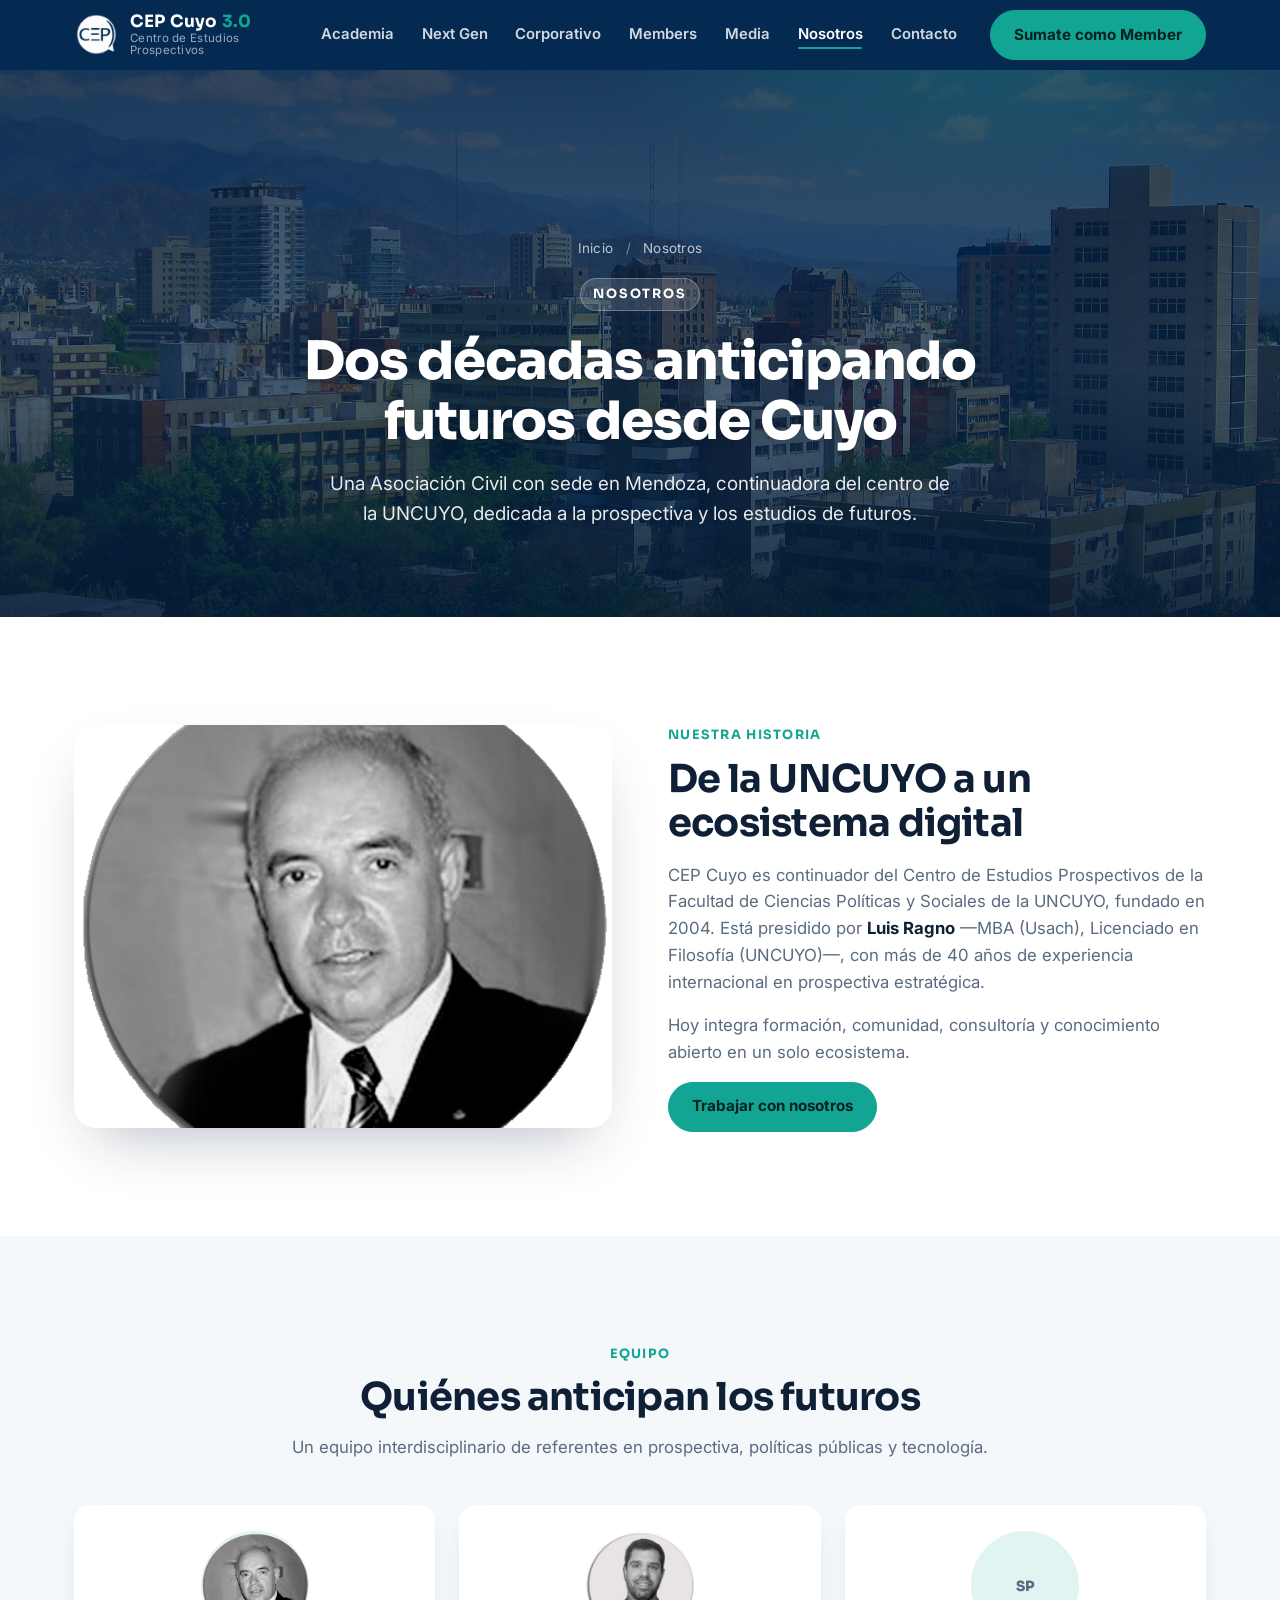
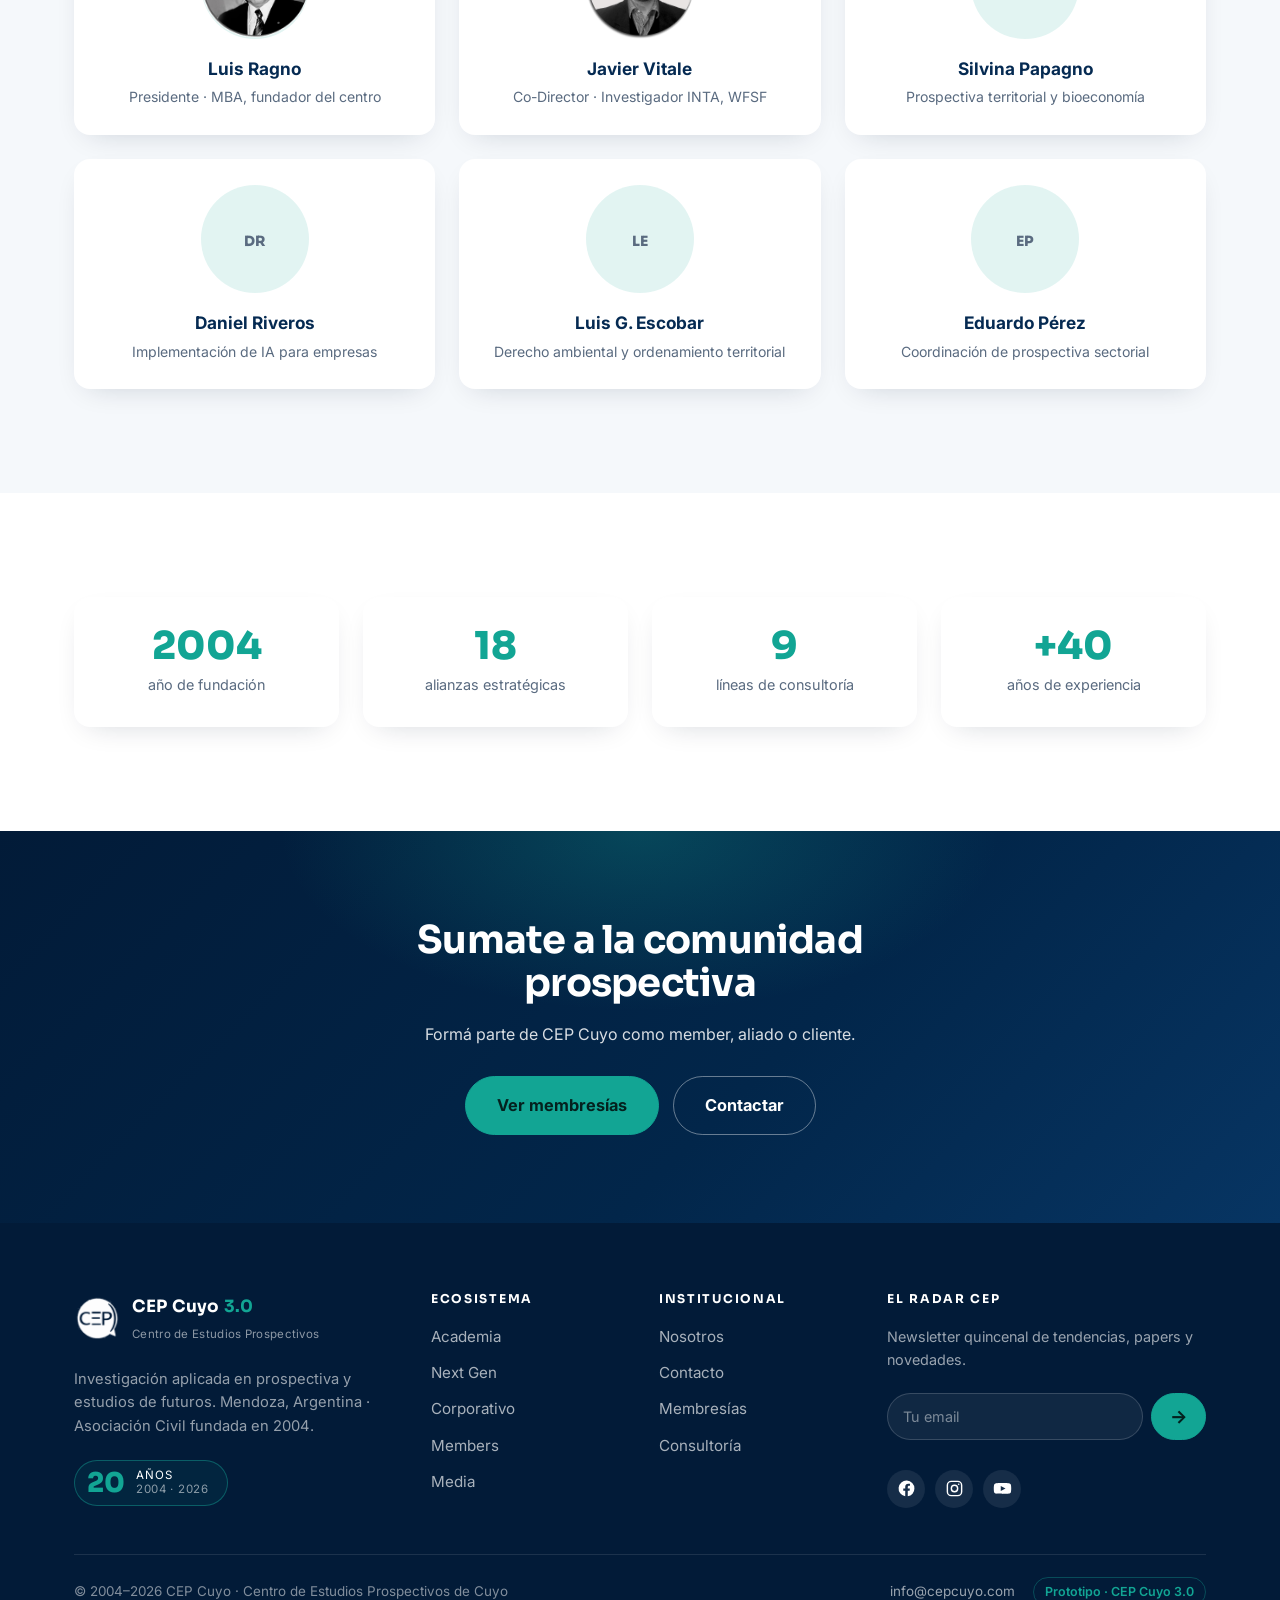
<file: nosotros.html>
<!DOCTYPE html>
<html lang="es">
<head>
  <meta charset="UTF-8" />
  <meta name="viewport" content="width=device-width, initial-scale=1.0" />
  <title>Nosotros — Centro de Estudios Prospectivos de Cuyo | CEP Cuyo 3.0</title>
  <meta name="description" content="Nosotros: dos décadas anticipando futuros desde Mendoza. Equipo, historia y misión de CEP Cuyo." />
  <link rel="preconnect" href="https://fonts.googleapis.com" />
  <link rel="preconnect" href="https://fonts.gstatic.com" crossorigin />
  <link href="https://fonts.googleapis.com/css2?family=Inter:wght@400;500;600;700&family=Sora:wght@600;700;800&display=swap" rel="stylesheet" />
  <link rel="stylesheet" href="style.css" />
</head>
<body>
  <header class="site-header" id="top">
    <div class="container header-inner">
      <a href="index.html" class="brand">
        <img src="assets/img/logo-cep-blanco.png" alt="Logo CEP Cuyo" class="brand-logo" />
        <span class="brand-text">
          <strong>CEP Cuyo <em>3.0</em></strong>
          <small>Centro de Estudios Prospectivos</small>
        </span>
      </a>
      <nav class="main-nav" id="mainNav" aria-label="Navegación principal">
        <a href="academia.html">Academia</a>
        <a href="next-gen.html">Next Gen</a>
        <a href="corporativo.html">Corporativo</a>
        <a href="members.html">Members</a>
        <a href="media.html">Media</a>
        <a href="nosotros.html" class="active">Nosotros</a>
        <a href="contacto.html">Contacto</a>
        <a href="members.html" class="btn btn-teal nav-cta">Sumate como Member</a>
      </nav>
      <div class="header-actions">
        <a href="members.html" class="btn btn-teal header-cta">Sumate como Member</a>
      </div>
      <button class="nav-toggle" id="navToggle" aria-label="Abrir menú" aria-expanded="false">
        <svg class="ic ic-menu" viewBox="0 0 24 24" fill="none" stroke="currentColor" stroke-width="1.9" stroke-linecap="round" aria-hidden="true"><path d="M4 7h16M4 12h16M4 17h16"/></svg>
        <svg class="ic ic-close" viewBox="0 0 24 24" fill="none" stroke="currentColor" stroke-width="1.9" stroke-linecap="round" aria-hidden="true"><path d="M6 6l12 12M18 6L6 18"/></svg>
      </button>
    </div>
  </header>
  <section class="page-hero" style="--accent:#12a594; --accent-soft:#12a59422">
    <div class="page-hero-photo" style="background-image:url('assets/img/hero-mendoza.jpg')"></div>
    <div class="page-hero-scrim"></div>
    <div class="container page-hero-inner">
      <nav class="breadcrumb"><a href="index.html">Inicio</a> <span>/</span> Nosotros</nav>
      <span class="page-kicker">Nosotros</span>
      <h1>Dos décadas anticipando futuros desde Cuyo</h1>
      <p>Una Asociación Civil con sede en Mendoza, continuadora del centro de la UNCUYO, dedicada a la prospectiva y los estudios de futuros.</p>
      
    </div>
  </section>
  <section class="section" style="--accent:#12a594; --accent-soft:rgba(18,165,148,.12)">
    <div class="container">
      <div class="split reveal">
        <div class="split-media"><img src="assets/img/foto-luis-ragno.png" alt="Luis Ragno" loading="lazy" /></div>
        <div class="split-text">
          <span class="kicker">Nuestra historia</span>
          <h2>De la UNCUYO a un ecosistema digital</h2>
          <p>CEP Cuyo es continuador del Centro de Estudios Prospectivos de la Facultad de Ciencias Políticas y Sociales de la UNCUYO, fundado en 2004. Está presidido por <strong>Luis Ragno</strong> —MBA (Usach), Licenciado en Filosofía (UNCUYO)—, con más de 40 años de experiencia internacional en prospectiva estratégica.</p>
          <p>Hoy integra formación, comunidad, consultoría y conocimiento abierto en un solo ecosistema.</p>
          <a href="corporativo.html" class="btn btn-teal">Trabajar con nosotros</a>
        </div>
      </div>
    </div>
  </section>
  <section class="section section-soft" style="--accent:#12a594; --accent-soft:rgba(18,165,148,.12)">
    <div class="container">
      <div class="section-head-center reveal"><span class="kicker">Equipo</span><h2>Quiénes anticipan los futuros</h2><p>Un equipo interdisciplinario de referentes en prospectiva, políticas públicas y tecnología.</p></div>
      <div class="grid grid-3 team-grid">
<article class="team-card reveal"><div class="team-photo"><img src="assets/img/foto-luis-ragno.png" alt="Luis Ragno" loading="lazy" /></div><strong>Luis Ragno</strong><span>Presidente · MBA, fundador del centro</span></article><article class="team-card reveal"><div class="team-photo"><img src="assets/img/team-vitale.jpg" alt="Javier Vitale" loading="lazy" /></div><strong>Javier Vitale</strong><span>Co-Director · Investigador INTA, WFSF</span></article><article class="team-card reveal"><div class="team-photo"><span class="team-initials">SP</span></div><strong>Silvina Papagno</strong><span>Prospectiva territorial y bioeconomía</span></article><article class="team-card reveal"><div class="team-photo"><span class="team-initials">DR</span></div><strong>Daniel Riveros</strong><span>Implementación de IA para empresas</span></article><article class="team-card reveal"><div class="team-photo"><span class="team-initials">LE</span></div><strong>Luis G. Escobar</strong><span>Derecho ambiental y ordenamiento territorial</span></article><article class="team-card reveal"><div class="team-photo"><span class="team-initials">EP</span></div><strong>Eduardo Pérez</strong><span>Coordinación de prospectiva sectorial</span></article>
      </div>
    </div>
  </section>
  <section class="section" style="--accent:#12a594">
    <div class="container">
      <div class="stats-band reveal">
        <div class="stat-box"><strong>2004</strong><span>año de fundación</span></div>
        <div class="stat-box"><strong>18</strong><span>alianzas estratégicas</span></div>
        <div class="stat-box"><strong>9</strong><span>líneas de consultoría</span></div>
        <div class="stat-box"><strong>+40</strong><span>años de experiencia</span></div>
      </div>
    </div>
  </section>
  <section class="cta-band">
    <div class="container cta-band-inner reveal">
      <h2>Sumate a la comunidad prospectiva</h2>
      <p>Formá parte de CEP Cuyo como member, aliado o cliente.</p>
      <div class="cta-actions">
        <a href="members.html" class="btn btn-teal btn-lg">Ver membresías</a>
        <a href="contacto.html" class="btn btn-ghost btn-lg">Contactar</a>
      </div>
    </div>
  </section>
  <footer class="site-footer">
    <div class="container">
      <div class="footer-top">
        <div class="footer-brand">
          <a href="index.html" class="footer-logo">
            <img src="assets/img/logo-cep-blanco.png" alt="CEP Cuyo" />
            <span class="footer-logo-text"><strong>CEP Cuyo <em>3.0</em></strong><small>Centro de Estudios Prospectivos</small></span>
          </a>
          <p class="footer-desc">Investigación aplicada en prospectiva y estudios de futuros. Mendoza, Argentina · Asociación Civil fundada en 2004.</p>
          <div class="footer-seal">
            <span class="seal-num">20</span>
            <span class="seal-txt">Años<em>2004 · 2026</em></span>
          </div>
        </div>
        <nav class="footer-col" aria-label="Ecosistema">
          <h4>Ecosistema</h4>
          <a href="academia.html">Academia</a>
          <a href="next-gen.html">Next Gen</a>
          <a href="corporativo.html">Corporativo</a>
          <a href="members.html">Members</a>
          <a href="media.html">Media</a>
        </nav>
        <nav class="footer-col" aria-label="Institucional">
          <h4>Institucional</h4>
          <a href="nosotros.html">Nosotros</a>
          <a href="contacto.html">Contacto</a>
          <a href="members.html">Membresías</a>
          <a href="corporativo.html">Consultoría</a>
        </nav>
        <div class="footer-col footer-connect">
          <h4>El Radar CEP</h4>
          <p>Newsletter quincenal de tendencias, papers y novedades.</p>
          <form class="footer-form" id="newsletterForm">
            <input type="email" placeholder="Tu email" aria-label="Tu email" required />
            <button type="submit" class="btn btn-teal" aria-label="Suscribirse">&#8594;</button>
          </form>
          <p id="newsletterNote" class="footer-note" hidden>¡Gracias! Te sumamos a la lista (demo).</p>
          <div class="footer-social">
            <a href="https://facebook.com/cepcuyo" target="_blank" rel="noopener" aria-label="Facebook"><svg viewBox="0 0 24 24" fill="currentColor"><path d="M22 12a10 10 0 10-11.6 9.9v-7H7.9V12h2.5V9.8c0-2.5 1.5-3.9 3.8-3.9 1.1 0 2.2.2 2.2.2v2.5h-1.2c-1.2 0-1.6.8-1.6 1.6V12h2.7l-.4 2.9h-2.3v7A10 10 0 0022 12z"/></svg></a>
            <a href="https://instagram.com/cepcuyo" target="_blank" rel="noopener" aria-label="Instagram"><svg viewBox="0 0 24 24" fill="none" stroke="currentColor" stroke-width="1.8"><rect x="3" y="3" width="18" height="18" rx="5"/><circle cx="12" cy="12" r="4"/><circle cx="17.3" cy="6.7" r="1" fill="currentColor" stroke="none"/></svg></a>
            <a href="https://youtube.com/@cepcuyo" target="_blank" rel="noopener" aria-label="YouTube"><svg viewBox="0 0 24 24" fill="currentColor"><path d="M23 12s0-3.2-.4-4.7a2.5 2.5 0 00-1.7-1.7C19.3 5.2 12 5.2 12 5.2s-7.3 0-8.9.4A2.5 2.5 0 001.4 7.3C1 8.8 1 12 1 12s0 3.2.4 4.7a2.5 2.5 0 001.7 1.7c1.6.4 8.9.4 8.9.4s7.3 0 8.9-.4a2.5 2.5 0 001.7-1.7C23 15.2 23 12 23 12zM9.8 15.3V8.7l6 3.3-6 3.3z"/></svg></a>
          </div>
        </div>
      </div>
      <div class="footer-bottom">
        <span>© 2004–2026 CEP Cuyo · Centro de Estudios Prospectivos de Cuyo</span>
        <div class="footer-bottom-right">
          <a href="mailto:info@cepcuyo.com">info@cepcuyo.com</a>
          <span class="proto-tag">Prototipo · CEP Cuyo 3.0</span>
        </div>
      </div>
    </div>
  </footer>
  <script src="assets/js/main.js"></script>
</body>
</html>
</file>
<file: style.css>
/* =========================================================
   CEP Cuyo 3.0 — Rediseño según Ficha Técnica (PDF aprobado)
   Base: navy #02264a + teal profundo.  Secciones con acento propio
   (Academia azul · Next Gen rosa · Corporativo ámbar · Members teal
    · Media rojo), sobre backbone navy+teal.
   ========================================================= */

:root {
  /* --- Base navy + teal (del mockup master) --- */
  --navy:        #052a52;   /* header, footer, textos oscuros */
  --navy-2:      #073563;   /* variante */
  --navy-deep:   #021b38;   /* fondos más profundos */
  --navy-hero:   #02264a;   /* navy exacto muestreado del hero */
  --teal:        #12a594;   /* acento de marca / CTAs */
  --teal-strong: #0e7f87;   /* botón hover / teal profundo */
  --teal-ink:    #0b6b63;   /* teal para texto sobre claro */
  --mint:        #e6f5f3;   /* fondo sección Members */
  --mint-2:      #d4ebe8;

  /* --- Neutros --- */
  --ink:      #0f2036;   /* texto sobre claro */
  --muted:    #5a6b80;   /* texto secundario */
  --line:     #e6ecf2;   /* separadores */
  --bg:       #ffffff;
  --bg-soft:  #f5f8fb;   /* secciones suaves / tarjetas */
  --white:    #ffffff;

  /* acento por sección (lo pisa cada <section>) */
  --accent:      var(--teal);
  --accent-soft: rgba(18,165,148,.12);

  --radius:    16px;
  --radius-sm: 12px;
  --radius-lg: 22px;
  --shadow:    0 10px 30px -14px rgba(5, 25, 52, .20);
  --shadow-lg: 0 26px 60px -24px rgba(5, 25, 52, .32);
  --ease:      cubic-bezier(.4, 0, .2, 1);
  --maxw:      1180px;

  --font:      'Inter', -apple-system, BlinkMacSystemFont, 'SF Pro Text', 'Segoe UI', Roboto, Helvetica, Arial, sans-serif;
  --font-head: 'Sora', 'Inter', -apple-system, BlinkMacSystemFont, 'SF Pro Display', 'Segoe UI', sans-serif;
}

* { box-sizing: border-box; }
html { scroll-behavior: smooth; scroll-padding-top: 80px; -webkit-text-size-adjust: 100%; }
body {
  margin: 0; font-family: var(--font); color: var(--ink); background: var(--bg);
  line-height: 1.6; -webkit-font-smoothing: antialiased; text-rendering: optimizeLegibility;
  overflow-x: hidden; -webkit-tap-highlight-color: transparent;
}
img { max-width: 100%; display: block; }
a { color: inherit; text-decoration: none; }

.container { width: 100%; max-width: var(--maxw); margin: 0 auto; padding: 0 24px; }

h1, h2, h3, h4 { margin: 0; font-family: var(--font-head); line-height: 1.14; letter-spacing: -.02em; font-weight: 700; color: var(--ink); }
h2 { font-size: clamp(1.7rem, 3vw, 2.45rem); }
p  { margin: 0; }

/* ---------- Botones ---------- */
.btn {
  --btn-pad: .78em 1.5em;
  display: inline-flex; align-items: center; justify-content: center; gap: .5em;
  padding: var(--btn-pad); font: inherit; font-weight: 700; font-size: .95rem;
  border-radius: 999px; border: 1.6px solid transparent; cursor: pointer; white-space: nowrap;
  transition: transform .2s var(--ease), background .2s var(--ease),
              box-shadow .2s var(--ease), color .2s var(--ease), border-color .2s var(--ease);
}
.btn-lg { --btn-pad: .95em 1.9em; font-size: 1.02rem; }
.btn:active { transform: translateY(1px); }

.btn-teal { background: var(--teal); color: #04211e; border-color: var(--teal); }
.btn-teal:hover { background: var(--teal-strong); border-color: var(--teal-strong); color: #fff;
  box-shadow: 0 12px 28px -10px rgba(14,127,135,.6); transform: translateY(-2px); }

.btn-ghost { background: transparent; color: #fff; border-color: rgba(255,255,255,.4); }
.btn-ghost:hover { border-color: #fff; background: rgba(255,255,255,.10); transform: translateY(-2px); }

.btn-ghost-light { background: rgba(255,255,255,.10); color: #fff; border-color: rgba(255,255,255,.22); }
.btn-ghost-light:hover { background: rgba(255,255,255,.18); }

.btn-outline { background: transparent; color: var(--teal-ink); border-color: var(--teal); }
.btn-outline:hover:not([disabled]) { background: var(--teal); border-color: var(--teal); color: #04211e; }

.btn-block { width: 100%; }
.btn[disabled] { opacity: .55; cursor: not-allowed; }

/* =========================================================
   HEADER
   ========================================================= */
.site-header {
  position: sticky; top: 0; z-index: 50; background: var(--navy);
  transition: box-shadow .3s var(--ease), background .3s var(--ease);
}
.site-header.scrolled { box-shadow: 0 10px 34px -14px rgba(0,0,0,.6); background: var(--navy-deep); }
.header-inner { display: flex; align-items: center; gap: 22px; height: 70px; }

.brand { display: flex; align-items: center; gap: 12px; margin-right: auto; }
.brand-logo { width: 44px; height: 44px; object-fit: contain; }
.brand-text { display: flex; flex-direction: column; line-height: 1.1; }
.brand-text strong { color: #fff; font-family: var(--font-head); font-size: 1.06rem; letter-spacing: .2px; }
.brand-text strong em { color: var(--teal); font-style: normal; }
.brand-text small { color: rgba(255,255,255,.6); font-size: .72rem; letter-spacing: .3px; }

.main-nav { display: flex; align-items: center; gap: 4px; }
.main-nav > a {
  color: rgba(255,255,255,.82); font-size: .93rem; font-weight: 600;
  padding: .5em .8em; border-radius: 8px; position: relative; white-space: nowrap;
  transition: color .2s var(--ease);
}
.main-nav > a:not(.nav-cta)::after {
  content: ""; position: absolute; left: .85em; right: .85em; bottom: .34em; height: 2px;
  background: var(--teal); border-radius: 2px; transform: scaleX(0); transform-origin: left;
  transition: transform .25s var(--ease);
}
.main-nav > a:not(.nav-cta):hover { color: #fff; }
.main-nav > a:not(.nav-cta):hover::after { transform: scaleX(1); }

.header-actions { display: flex; align-items: center; gap: 10px; }
.nav-cta { display: none; }

.nav-toggle { display: none; position: relative; width: 44px; height: 44px; background: none; border: 0; cursor: pointer; color: #fff; }
.nav-toggle .ic {
  position: absolute; inset: 0; margin: auto; width: 26px; height: 26px;
  transition: opacity .28s var(--ease), transform .34s cubic-bezier(.35,.9,.35,1.15);
}
.nav-toggle .ic-close { opacity: 0; transform: rotate(-90deg) scale(.5); }
.nav-toggle.active .ic-menu { opacity: 0; transform: rotate(90deg) scale(.5); }
.nav-toggle.active .ic-close { opacity: 1; transform: rotate(0) scale(1); }

/* =========================================================
   HERO (con silueta de cordillera + overlay navy)
   ========================================================= */
.hero {
  position: relative; overflow: hidden; color: #fff;
  background: var(--navy-deep);
  padding: clamp(96px, 13vw, 150px) 0 clamp(80px, 10vw, 116px);
  text-align: center;
}
.hero-photo {
  position: absolute; inset: 0;
  background: url('assets/img/hero-mendoza.jpg') center 30% / cover no-repeat;
}
.hero-overlay {
  position: absolute; inset: 0;
  background:
    linear-gradient(180deg, rgba(2,27,56,.86) 0%, rgba(2,38,74,.60) 34%, rgba(2,38,74,.62) 62%, rgba(2,27,56,.90) 100%),
    radial-gradient(700px 420px at 50% 42%, rgba(2,38,74,.20), rgba(2,27,56,.70));
}
.hero-inner { position: relative; max-width: 820px; margin: 0 auto; display: flex; flex-direction: column; align-items: center; }
.eyebrow {
  display: inline-block; font-size: .8rem; font-weight: 700; letter-spacing: .12em; text-transform: uppercase;
  color: #7ff0e2; background: rgba(18,165,148,.16); border: 1px solid rgba(18,165,148,.36);
  padding: .45em 1em; border-radius: 999px; margin-bottom: 24px;
}
.hero h1 {
  font-size: clamp(2rem, 5vw, 3.7rem); font-weight: 800; letter-spacing: .01em; color: #fff;
  text-transform: uppercase; text-shadow: 0 2px 24px rgba(0,0,0,.35);
}
.hero-sub { margin: 22px auto 0; font-size: clamp(1.02rem, 1.6vw, 1.22rem); color: rgba(255,255,255,.9); max-width: 600px; text-shadow: 0 1px 12px rgba(0,0,0,.35); }
.hero-actions { display: flex; flex-wrap: wrap; justify-content: center; gap: 14px; margin-top: 34px; }
.hero-actions .btn-teal { text-transform: uppercase; letter-spacing: .02em; }
.hero-actions .btn-ghost { text-transform: uppercase; letter-spacing: .02em; background: rgba(255,255,255,.08); }
.hero-stats { display: flex; flex-wrap: wrap; justify-content: center; gap: 48px; margin-top: 54px; padding-top: 30px; box-shadow: inset 0 1px 0 rgba(255,255,255,.2); }
.hero-stats div { display: flex; flex-direction: column; }
.hero-stats strong { font-family: var(--font-head); font-size: 2.2rem; font-weight: 800; color: #fff; line-height: 1; }
.hero-stats span { font-size: .86rem; color: rgba(255,255,255,.72); margin-top: 6px; }

/* =========================================================
   SECCIONES (base)
   ========================================================= */
.section { padding: clamp(64px, 9vw, 104px) 0; }
.section-soft { background: var(--bg-soft); }
.section-mint { background: linear-gradient(180deg, var(--mint) 0%, #f3fbfa 100%); }

.section-head { display: flex; align-items: flex-start; justify-content: space-between; gap: 40px; margin-bottom: 40px; }
.section-head-text { max-width: 640px; }
.section-head-center { text-align: center; max-width: 720px; margin: 0 auto 44px; }
.section-head p, .section-head-center p { margin-top: 14px; color: var(--muted); font-size: 1.05rem; }

.kicker {
  display: inline-block; font-family: var(--font-head); font-size: .8rem; font-weight: 700;
  letter-spacing: .1em; text-transform: uppercase; color: var(--accent); margin-bottom: 12px;
}

.section-brand { width: 172px; height: auto; flex-shrink: 0; align-self: center; }
.section-brand-boxed { background: #fff; padding: 14px 18px; border-radius: var(--radius-sm); box-shadow: var(--shadow); }

.subhead { font-family: var(--font-head); font-size: 1.18rem; font-weight: 700; margin-bottom: 20px; color: var(--ink); }
.subhead-spaced { margin-top: 56px; }
.subhead-note { color: var(--muted); margin: -12px 0 22px; }

/* ---------- Grids ---------- */
.grid { display: grid; gap: 22px; }
.grid-2 { grid-template-columns: repeat(2, 1fr); }
.grid-3 { grid-template-columns: repeat(3, 1fr); }
.grid.tight { gap: 14px; }

/* =========================================================
   1. ACADEMIA — tabs + course cards
   ========================================================= */
.tabs { display: flex; flex-wrap: wrap; gap: 10px; margin-bottom: 30px; }
.tab {
  font: inherit; font-weight: 700; font-size: .93rem; color: var(--navy);
  padding: .62em 1.3em; border-radius: var(--radius-sm); border: 1.6px solid var(--line);
  background: #fff; cursor: pointer; transition: all .2s var(--ease);
}
.tab::before { content: "[ "; color: var(--muted); }
.tab::after  { content: " ]"; color: var(--muted); }
.tab:hover { border-color: var(--accent); color: var(--accent); }
.tab.is-active { background: var(--navy); border-color: var(--navy); color: #fff; box-shadow: inset 0 -3px 0 var(--accent); }
.tab.is-active::before, .tab.is-active::after { color: var(--accent); }

.tab-panel { animation: fade .35s var(--ease); }
.tab-panel[hidden] { display: none; }
@keyframes fade { from { opacity: 0; transform: translateY(8px);} to { opacity: 1; transform: none; } }

.course-card {
  display: flex; flex-direction: column; background: #fff; border-radius: var(--radius);
  overflow: hidden; box-shadow: var(--shadow); transition: transform .28s var(--ease), box-shadow .28s var(--ease);
}
.course-card:hover { transform: translateY(-6px); box-shadow: var(--shadow-lg); }
.course-thumb { position: relative; aspect-ratio: 16 / 10; display: block; overflow: hidden; background: var(--navy); }
.course-thumb img { width: 100%; height: 100%; object-fit: cover; object-position: center top; transition: transform .4s var(--ease); }
.course-card:hover .course-thumb img { transform: scale(1.05); }
.course-tag {
  position: absolute; top: 14px; left: 14px; z-index: 1;
  font-size: .72rem; font-weight: 700; letter-spacing: .04em; color: #fff;
  background: rgba(2,27,56,.62); backdrop-filter: blur(4px);
  padding: .35em .8em; border-radius: 999px;
}
.course-body { padding: 20px 22px 22px; display: flex; flex-direction: column; flex: 1; }
.course-body h3 { font-size: 1.1rem; margin-bottom: 8px; }
.course-body p { color: var(--muted); font-size: .93rem; }
.course-meta { display: flex; align-items: center; gap: 10px; margin: 16px 0 16px; }
.avatar {
  width: 38px; height: 38px; border-radius: 50%; flex-shrink: 0;
  display: flex; align-items: center; justify-content: center;
  background: var(--accent-soft); color: var(--accent); font-weight: 700; font-size: .76rem;
}
.course-meta strong { display: block; font-size: .9rem; color: var(--ink); }
.course-meta small { color: var(--muted); font-size: .8rem; }
.course-foot { margin-top: auto; display: flex; align-items: center; justify-content: space-between; gap: 12px; padding-top: 4px; box-shadow: inset 0 1px 0 var(--line); }
.course-date { display: inline-flex; align-items: center; gap: 7px; color: var(--muted); font-size: .84rem; font-weight: 600; padding-top: 14px; }
.course-date svg { width: 16px; height: 16px; }
.course-btn { --btn-pad: .5em 1.1em; font-size: .85rem; margin-top: 14px; }

/* =========================================================
   2. NEXT GEN — profiles + social feed
   ========================================================= */
.profiles { margin-bottom: 56px; }
.profile-card {
  background: #fff; border-radius: var(--radius); overflow: hidden; box-shadow: var(--shadow);
  padding-bottom: 22px; text-align: center; transition: transform .28s var(--ease), box-shadow .28s var(--ease);
}
.profile-card:hover { transform: translateY(-6px); box-shadow: var(--shadow-lg); }
.profile-top { height: 180px; overflow: hidden; margin-bottom: 18px; background: var(--navy); }
.profile-top img { width: 100%; height: 100%; object-fit: cover; transition: transform .4s var(--ease); }
.profile-card:hover .profile-top img { transform: scale(1.05); }
.profile-card h3 { font-size: 1.12rem; padding: 0 18px; }
.profile-card span { display: block; color: var(--muted); font-size: .9rem; padding: 6px 22px 0; }

.feed-head { display: flex; align-items: center; justify-content: space-between; margin-bottom: 22px; }
.feed-head .subhead { margin-bottom: 0; }
.feed-icons { display: flex; gap: 12px; }
.feed-icons span { color: var(--muted); }
.feed-icons svg { width: 22px; height: 22px; }

.post-card { background: #fff; border-radius: var(--radius); overflow: hidden; box-shadow: var(--shadow); }
.post-head { display: flex; align-items: center; gap: 10px; padding: 14px 16px; }
.post-avatar {
  width: 36px; height: 36px; border-radius: 50%; background: var(--navy); color: #fff;
  display: flex; align-items: center; justify-content: center; font-weight: 700; font-size: .7rem;
}
.post-head strong { display: block; font-size: .9rem; }
.post-head small { color: var(--muted); font-size: .8rem; }
.post-media { aspect-ratio: 16 / 10; overflow: hidden; background: var(--bg-soft); }
.post-media img { width: 100%; height: 100%; object-fit: cover; }
.post-text { padding: 14px 16px 6px; font-size: .92rem; color: var(--ink); }
.post-bar { display: flex; gap: 16px; padding: 8px 16px 16px; color: var(--muted); font-size: .82rem; }
.post-bar span:last-child { margin-left: auto; }

/* =========================================================
   3. CORPORATIVO — LinkedIn card + líneas + alianzas
   ========================================================= */
.corp-grid { display: grid; grid-template-columns: 340px 1fr; gap: 36px; align-items: start; }
.linkedin-card { background: #fff; border-radius: var(--radius); box-shadow: var(--shadow); padding: 24px; position: sticky; top: 90px; }
.li-head { display: flex; align-items: center; gap: 10px; color: #0a66c2; font-weight: 700; font-size: .95rem; margin-bottom: 18px; }
.li-logo { width: 26px; height: 26px; }
.li-profile { display: flex; align-items: center; gap: 12px; padding-bottom: 18px; box-shadow: inset 0 -1px 0 var(--line); }
.li-avatar { width: 52px; height: 52px; border-radius: 50%; background: var(--navy); color: #fff; display: flex; align-items: center; justify-content: center; font-weight: 700; font-size: .82rem; }
.li-profile strong { display: block; font-size: 1rem; }
.li-profile small { color: var(--muted); font-size: .82rem; }
.li-stats { display: flex; justify-content: space-between; text-align: center; padding: 18px 0; }
.li-stats strong { display: block; font-family: var(--font-head); font-size: 1.25rem; color: var(--navy); }
.li-stats span { font-size: .76rem; color: var(--muted); }

.corp-lines .subhead { margin-top: 2px; }
.line-card {
  display: flex; align-items: center; gap: 12px; background: #fff; border-radius: var(--radius-sm);
  padding: 15px 16px; font-weight: 600; font-size: .95rem; box-shadow: var(--shadow);
  transition: transform .22s var(--ease), box-shadow .22s var(--ease);
}
.line-card:hover { transform: translateX(4px); box-shadow: var(--shadow-lg); }
.line-card .dot { width: 9px; height: 9px; border-radius: 50%; background: var(--accent); flex-shrink: 0; }

.ally-logos { display: grid; grid-template-columns: repeat(6, 1fr); gap: 16px; }
.ally-logo {
  display: flex; align-items: center; justify-content: center;
  background: #fff; border-radius: var(--radius-sm); padding: 20px 18px; min-height: 100px;
  box-shadow: var(--shadow); transition: transform .22s var(--ease), box-shadow .22s var(--ease);
}
.ally-logo:hover { transform: translateY(-3px); box-shadow: var(--shadow-lg); }
.ally-logo img { max-height: 56px; width: auto; max-width: 100%; object-fit: contain; }

/* =========================================================
   4. MEMBERS — paywall + timeline + pricing
   ========================================================= */
.paywall { display: grid; grid-template-columns: 1fr auto 1fr; align-items: center; gap: 20px; margin-bottom: 34px; }
.paywall-zone { background: #fff; border-radius: var(--radius); padding: 24px 26px; box-shadow: var(--shadow); }
.zone-lock { border-top: 4px solid #e8a822; }
.zone-open { border-top: 4px solid var(--teal); }
.zone-tag { display: inline-flex; align-items: center; gap: 8px; font-weight: 700; font-size: .82rem; color: #b06f00; letter-spacing: .02em; margin-bottom: 10px; }
.zone-tag-open { color: var(--teal-ink); }
.paywall-zone strong { display: block; font-family: var(--font-head); font-size: 1.06rem; margin-bottom: 6px; }
.paywall-zone p { color: var(--muted); font-size: .92rem; }
.paywall-arrow { color: var(--muted); font-size: 1.6rem; }
.lock, .unlock { width: 14px; height: 14px; display: inline-block; border-radius: 3px; }
.lock { background: #e8a822; box-shadow: inset 0 0 0 2px rgba(255,255,255,.5); }
.unlock { background: var(--teal); box-shadow: inset 0 0 0 2px rgba(255,255,255,.5); }

.timeline { display: flex; justify-content: space-between; gap: 8px; margin: 0 auto 44px; max-width: 820px; position: relative; }
.timeline::before { content: ""; position: absolute; top: 24px; left: 9%; right: 9%; height: 2px; background: var(--mint-2); }
.tl-step { position: relative; display: flex; flex-direction: column; align-items: center; gap: 12px; flex: 1; z-index: 1; }
.tl-ic {
  width: 48px; height: 48px; border-radius: 50%; background: #fff; color: var(--teal);
  display: flex; align-items: center; justify-content: center;
  box-shadow: inset 0 0 0 2px var(--mint-2), 0 6px 16px -8px rgba(5,25,52,.25);
}
.tl-ic svg { width: 22px; height: 22px; }
.tl-step small { font-size: .76rem; color: var(--muted); text-align: center; line-height: 1.3; }
.tl-release .tl-ic { background: var(--teal); color: #fff; box-shadow: inset 0 0 0 2px var(--teal), 0 10px 20px -8px rgba(18,165,148,.6); }
.tl-release small { color: var(--teal-ink); font-weight: 700; }

.pricing { align-items: stretch; }
.plan { position: relative; display: flex; flex-direction: column; background: #fff; border-radius: var(--radius); padding: 32px 28px; box-shadow: var(--shadow); transition: transform .28s var(--ease), box-shadow .28s var(--ease); }
.plan:hover { transform: translateY(-5px); box-shadow: var(--shadow-lg); }
.plan h3 { font-size: 1.32rem; }
.plan-price { font-family: var(--font-head); font-size: 2.6rem; font-weight: 800; color: var(--navy); margin: 12px 0 20px; line-height: 1; }
.plan-price span { font-size: 1.3rem; vertical-align: super; color: var(--muted); }
.plan-price small { font-size: .9rem; font-weight: 600; color: var(--muted); }
.plan ul { list-style: none; padding: 0; margin: 0 0 26px; display: grid; gap: 12px; }
.plan li { position: relative; padding-left: 28px; font-size: .95rem; color: var(--ink); }
.plan li::before { content: ""; position: absolute; left: 0; top: 3px; width: 18px; height: 18px; background: rgba(18,165,148,.16); border-radius: 50%; }
.plan li::after { content: ""; position: absolute; left: 6px; top: 8px; width: 6px; height: 3px; border-left: 2px solid var(--teal-ink); border-bottom: 2px solid var(--teal-ink); transform: rotate(-45deg); }
.plan .btn { margin-top: auto; }
.plan-featured { box-shadow: 0 0 0 2px var(--teal), var(--shadow-lg); background: linear-gradient(180deg, #fff 0%, #f2fffc 100%); }
.plan-badge { position: absolute; top: -13px; left: 50%; transform: translateX(-50%); background: var(--teal); color: #04211e; font-size: .72rem; font-weight: 800; letter-spacing: .06em; text-transform: uppercase; padding: .4em 1em; border-radius: 999px; white-space: nowrap; }
.proto-note { text-align: center; margin-top: 26px; font-size: .88rem; color: var(--muted); }

/* =========================================================
   5. MEDIA — reproductor + hub social
   ========================================================= */
.media-player { display: grid; grid-template-columns: 1.6fr 1fr; gap: 26px; align-items: stretch; margin-bottom: 44px; }
.media-feature { display: flex; flex-direction: column; background: #fff; border-radius: var(--radius); overflow: hidden; box-shadow: var(--shadow); transition: transform .28s var(--ease), box-shadow .28s var(--ease); }
.media-feature:hover { transform: translateY(-4px); box-shadow: var(--shadow-lg); }
.media-thumb { position: relative; aspect-ratio: 16 / 9; display: flex; align-items: center; justify-content: center; overflow: hidden; background: var(--navy-deep); }
.media-thumb-img { position: absolute; inset: 0; width: 100%; height: 100%; object-fit: cover; }
.media-thumb::after { content: ""; position: absolute; inset: 0; background: linear-gradient(180deg, rgba(2,27,56,.25), rgba(2,27,56,.55)); }
.play { position: relative; z-index: 1; width: 66px; height: 66px; border-radius: 50%; display: flex; align-items: center; justify-content: center; transition: transform .25s var(--ease), background .25s var(--ease); }
.play::before { content: ""; border-style: solid; border-width: 11px 0 11px 18px; border-color: transparent transparent transparent #fff; margin-left: 4px; }
.play-yt { background: #ef4444; box-shadow: 0 10px 26px -8px rgba(239,68,68,.7); }
.media-feature:hover .play-yt { transform: scale(1.08); }
.media-badge { position: absolute; top: 16px; left: 16px; z-index: 1; background: #ef4444; color: #fff; font-weight: 700; font-size: .78rem; padding: .3em .8em; border-radius: 6px; }
.media-caption { padding: 18px 22px 22px; }
.media-caption strong { display: block; font-family: var(--font-head); font-size: 1.14rem; }
.media-caption small { color: var(--muted); }

.media-list { background: #fff; border-radius: var(--radius); box-shadow: var(--shadow); padding: 22px; }
.media-list .subhead { margin-bottom: 14px; }
.media-item { display: flex; align-items: center; gap: 14px; padding: 12px 8px; border-radius: 10px; transition: background .2s var(--ease); box-shadow: inset 0 -1px 0 var(--line); }
.media-item:last-child { box-shadow: none; }
.media-item:hover { background: var(--bg-soft); }
.mi-num { width: 34px; height: 34px; border-radius: 8px; background: var(--accent-soft); color: var(--accent); font-family: var(--font-head); font-weight: 700; display: flex; align-items: center; justify-content: center; flex-shrink: 0; }
.media-item strong { display: block; font-size: .92rem; }
.media-item small { color: var(--muted); font-size: .8rem; }

.social-hub { display: flex; flex-wrap: wrap; justify-content: center; gap: 14px; }
.social-btn { display: inline-flex; align-items: center; gap: 10px; padding: 12px 20px; border-radius: 999px; font-weight: 700; font-size: .94rem; background: var(--navy); color: #fff; transition: transform .22s var(--ease), background .22s var(--ease), box-shadow .22s var(--ease); }
.social-btn svg { width: 22px; height: 22px; }
.social-btn:hover { background: var(--teal-strong); transform: translateY(-3px); box-shadow: 0 12px 26px -12px rgba(14,127,135,.6); }

/* =========================================================
   NOSOTROS
   ========================================================= */
.about { display: grid; grid-template-columns: 260px 1fr; gap: 56px; align-items: center; }
.about-figure { margin: 0; text-align: center; }
.about-figure img { width: 220px; height: auto; margin: 0 auto; }
.about-figure figcaption { margin-top: 16px; display: flex; flex-direction: column; gap: 2px; }
.about-figure strong { font-size: 1.1rem; color: var(--navy); }
.about-figure span { font-size: .88rem; color: var(--muted); }
.about-text h2 { margin-bottom: 16px; }
.about-text p { color: var(--muted); margin-bottom: 16px; font-size: 1.04rem; }
.about-text p strong { color: var(--ink); }

/* =========================================================
   FOOTER
   ========================================================= */
.site-footer { background: var(--navy-deep); color: rgba(255,255,255,.72); }
.footer-top { display: grid; grid-template-columns: 1.7fr 1fr 1fr 1.4fr; gap: 44px; padding: 70px 0 46px; }

/* Marca */
.footer-logo { display: inline-flex; align-items: center; gap: 12px; }
.footer-logo img { width: 46px; height: 46px; object-fit: contain; }
.footer-logo-text strong { display: block; font-family: var(--font-head); color: #fff; font-size: 1.06rem; letter-spacing: .2px; }
.footer-logo-text strong em { color: var(--teal); font-style: normal; }
.footer-logo-text small { color: rgba(255,255,255,.55); font-size: .72rem; letter-spacing: .3px; }
.footer-desc { margin: 18px 0 0; font-size: .92rem; color: rgba(255,255,255,.58); max-width: 320px; }

/* Sello 20 años (CSS, alto contraste) */
.footer-seal { display: inline-flex; align-items: center; gap: 11px; margin-top: 22px; padding: 8px 18px 8px 12px; border: 1px solid rgba(18,165,148,.45); border-radius: 999px; background: rgba(18,165,148,.08); }
.footer-seal .seal-num { font-family: var(--font-head); font-weight: 800; font-size: 1.7rem; color: var(--teal); line-height: 1; }
.footer-seal .seal-txt { font-size: .72rem; line-height: 1.2; color: #fff; text-transform: uppercase; letter-spacing: .1em; }
.footer-seal .seal-txt em { display: block; color: rgba(255,255,255,.55); font-style: normal; letter-spacing: .06em; }

/* Columnas */
.footer-col { display: flex; flex-direction: column; gap: 12px; }
.footer-col h4 { color: #fff; font-family: var(--font-head); font-size: .76rem; letter-spacing: .14em; text-transform: uppercase; margin-bottom: 6px; }
.footer-col a { color: rgba(255,255,255,.66); font-size: .95rem; width: fit-content; transition: color .2s var(--ease); }
.footer-col a:hover { color: var(--teal); }
.footer-connect p { font-size: .9rem; color: rgba(255,255,255,.6); margin: 0 0 4px; }

/* Newsletter */
.footer-form { display: flex; gap: 8px; margin-top: 6px; }
.footer-form input { flex: 1; min-width: 0; font: inherit; font-size: .9rem; padding: 11px 15px; border-radius: 999px; border: 1px solid rgba(255,255,255,.16); background: rgba(255,255,255,.06); color: #fff; transition: border-color .2s var(--ease), background .2s var(--ease); }
.footer-form input::placeholder { color: rgba(255,255,255,.45); }
.footer-form input:focus { outline: none; border-color: var(--teal); background: rgba(255,255,255,.1); }
.footer-form .btn { --btn-pad: .5em; padding: 0 18px; font-size: 1.15rem; line-height: 1; }
.footer-note { font-size: .82rem; color: var(--teal); margin-top: 10px; }

/* Redes */
.footer-social { display: flex; gap: 10px; margin-top: 18px; }
.footer-social a { width: 38px; height: 38px; border-radius: 50%; display: flex; align-items: center; justify-content: center; background: rgba(255,255,255,.08); color: #fff; transition: background .2s var(--ease), transform .2s var(--ease); }
.footer-social a svg { width: 19px; height: 19px; }
.footer-social a:hover { background: var(--teal-strong); transform: translateY(-3px); }

/* Barra inferior */
.footer-bottom { border-top: 1px solid rgba(255,255,255,.1); padding: 22px 0; display: flex; justify-content: space-between; align-items: center; gap: 16px; flex-wrap: wrap; }
.footer-bottom > span { font-size: .84rem; color: rgba(255,255,255,.5); }
.footer-bottom-right { display: flex; align-items: center; gap: 18px; flex-wrap: wrap; }
.footer-bottom-right a { font-size: .84rem; color: rgba(255,255,255,.6); }
.footer-bottom-right a:hover { color: var(--teal); }
.proto-tag { color: var(--teal); font-size: .78rem; padding: .32em .9em; font-weight: 600; border: 1px solid rgba(18,165,148,.35); border-radius: 999px; }

/* =========================================================
   RESPONSIVE
   ========================================================= */
@media (max-width: 1024px) {
  .corp-grid { grid-template-columns: 300px 1fr; gap: 28px; }
  .linkedin-card { position: static; }
  .about { grid-template-columns: 230px 1fr; gap: 40px; }
}

/* Header móvil */
@media (max-width: 900px) {
  .header-inner { height: 62px; }
  .header-actions { display: none; }
  .nav-toggle { display: flex; }
  .main-nav {
    position: absolute; top: 62px; left: 0; right: 0; flex-direction: column; gap: 0; align-items: stretch;
    background: var(--navy-deep); padding: 6px 20px 20px; max-height: 0; overflow: hidden; opacity: 0;
    box-shadow: 0 18px 34px -14px rgba(0,0,0,.6);
    transition: max-height .38s var(--ease), opacity .3s var(--ease), padding .3s var(--ease);
  }
  .main-nav.open { max-height: 480px; opacity: 1; }
  .main-nav > a { padding: 13px 6px; font-size: 1rem; border-radius: 8px; }
  .main-nav > a:not(.nav-cta):active { background: rgba(255,255,255,.06); }
  .main-nav > a:not(.nav-cta)::after { display: none; }
  .main-nav .nav-cta { display: block; text-align: center; margin-top: 16px; padding: 15px; color: #fff; box-shadow: none; }
  .section-head { flex-direction: column; gap: 24px; margin-bottom: 32px; }
  .section-brand { align-self: flex-start; }
  .corp-grid { grid-template-columns: 1fr; gap: 26px; }
}

/* Tablet */
@media (max-width: 760px) {
  .grid-3:not(.tight) { grid-template-columns: 1fr; }
  .allies { grid-template-columns: repeat(2, 1fr); }
  .ally-logos { grid-template-columns: repeat(3, 1fr); }
  .pricing { max-width: 480px; margin-inline: auto; }
  .paywall { grid-template-columns: 1fr; }
  .paywall-arrow { transform: rotate(90deg); justify-self: center; }
  .media-player { grid-template-columns: 1fr; }
  .about { grid-template-columns: 1fr; gap: 28px; text-align: center; }
  .about-text { text-align: left; }
  .about-figure img { width: 190px; }
  .timeline { overflow-x: auto; padding-bottom: 8px; }
  .tl-step { min-width: 84px; }
  .footer-top { grid-template-columns: 1fr 1fr; gap: 32px 40px; }
  .footer-brand, .footer-connect { grid-column: 1 / -1; }
}

/* Teléfono */
@media (max-width: 560px) {
  .container { padding: 0 20px; }
  .section { padding: 60px 0; }
  .grid { gap: 16px; }
  .grid-2 { grid-template-columns: 1fr; }
  .grid-3.tight { grid-template-columns: 1fr; }
  .allies { grid-template-columns: 1fr; }
  .ally-logos { grid-template-columns: repeat(2, 1fr); }
  .hero { padding: 84px 0 66px; }
  .hero-actions { flex-direction: column; align-items: stretch; }
  .hero-actions .btn { width: 100%; }
  .hero-stats { display: grid; grid-template-columns: repeat(3, 1fr); gap: 18px 12px; margin-top: 40px; padding-top: 26px; }
  .hero-stats strong { font-size: 1.7rem; }
  .hero-stats span { font-size: .74rem; line-height: 1.3; margin-top: 4px; }
  .tabs { gap: 8px; }
  .tab { flex: 1 1 40%; }
  .section-head-center { margin-bottom: 30px; }
  .subhead-spaced { margin-top: 40px; }
  .social-hub { gap: 12px; }
  .social-btn { flex: 1 1 140px; justify-content: center; }
  .li-stats { padding: 16px 0; }
  .footer-top { grid-template-columns: 1fr; gap: 30px; padding: 52px 0 36px; }
  .footer-bottom { flex-direction: column; align-items: flex-start; gap: 12px; }
}

@media (max-width: 380px) {
  .container { padding: 0 16px; }
  .brand-text small { display: none; }
  .hero-stats strong { font-size: 1.45rem; }
  .hero-stats { gap: 14px 8px; }
  .tab { flex: 1 1 100%; }
}

/* =========================================================
   PÁGINAS INTERIORES (multipágina)
   ========================================================= */

/* ---- Nav: estado activo ---- */
.main-nav > a.active { color: #fff; }
.main-nav > a.active:not(.nav-cta)::after { transform: scaleX(1); }

/* ---- Page hero (banner con foto + duotono por sección) ---- */
.page-hero {
  position: relative; overflow: hidden; color: #fff; text-align: center;
  background: var(--navy-deep);
  padding: clamp(112px, 14vw, 168px) 0 clamp(56px, 8vw, 88px);
}
.page-hero-photo { position: absolute; inset: 0; background-size: cover; background-position: center; transform: scale(1.06); z-index: 0; }
.page-hero-scrim {
  position: absolute; inset: 0; z-index: 1;
  background: linear-gradient(180deg, rgba(2,27,56,.80) 0%, rgba(2,38,74,.70) 55%, rgba(2,27,56,.90) 100%);
}
.page-hero::before {
  content: ""; position: absolute; inset: 0; z-index: 2; pointer-events: none;
  background: radial-gradient(720px 340px at 78% -12%, var(--accent), transparent 60%);
  opacity: .30;
}
.page-hero-inner { position: relative; z-index: 3; max-width: 820px; margin: 0 auto; }
.breadcrumb { font-size: .84rem; color: rgba(255,255,255,.72); margin-bottom: 18px; letter-spacing: .02em; }
.breadcrumb a { color: rgba(255,255,255,.72); }
.breadcrumb a:hover { color: #fff; }
.breadcrumb span { margin: 0 8px; opacity: .6; }
.page-kicker {
  display: inline-block; font-family: var(--font-head); font-size: .8rem; font-weight: 700;
  letter-spacing: .14em; text-transform: uppercase; color: #fff;
  background: rgba(255,255,255,.14); border: 1px solid rgba(255,255,255,.28);
  padding: .42em 1em; border-radius: 999px; margin-bottom: 20px;
}
.page-hero h1 { font-size: clamp(2rem, 4.6vw, 3.3rem); font-weight: 800; letter-spacing: -.02em; color: #fff; text-shadow: 0 2px 20px rgba(0,0,0,.3); }
.page-hero p { margin: 18px auto 0; max-width: 620px; font-size: clamp(1.02rem, 1.5vw, 1.18rem); color: rgba(255,255,255,.9); }
.page-hero-actions { display: flex; flex-wrap: wrap; justify-content: center; gap: 14px; margin-top: 30px; }

/* ---- Split: imagen + texto ---- */
.split { display: grid; grid-template-columns: 1fr 1fr; gap: 56px; align-items: center; }
.split.reverse .split-media { order: 2; }
.split-media { border-radius: var(--radius-lg); overflow: hidden; box-shadow: var(--shadow-lg); aspect-ratio: 4/3; }
.split-media img { width: 100%; height: 100%; object-fit: cover; }
.split-text h2 { margin-bottom: 16px; }
.split-text p { color: var(--muted); font-size: 1.05rem; margin-bottom: 16px; }
.split-text p strong { color: var(--ink); }

/* ---- Lista con checks ---- */
.feature-list { list-style: none; padding: 0; margin: 0 0 24px; display: grid; gap: 14px; }
.feature-list li { position: relative; padding-left: 34px; color: var(--ink); font-size: 1rem; }
.feature-list li::before {
  content: ""; position: absolute; left: 0; top: 1px; width: 22px; height: 22px; border-radius: 50%;
  background: var(--accent-soft);
}
.feature-list li::after {
  content: ""; position: absolute; left: 7px; top: 7px; width: 7px; height: 4px;
  border-left: 2px solid var(--accent); border-bottom: 2px solid var(--accent); transform: rotate(-45deg);
}

/* ---- Banda de estadísticas ---- */
.stats-band { display: grid; grid-template-columns: repeat(4, 1fr); gap: 24px; text-align: center; }
.stat-box { background: #fff; border-radius: var(--radius); padding: 30px 20px; box-shadow: var(--shadow); }
.stat-box strong { display: block; font-family: var(--font-head); font-size: 2.4rem; font-weight: 800; color: var(--accent); line-height: 1; }
.stat-box span { display: block; margin-top: 8px; color: var(--muted); font-size: .9rem; }

/* ---- Feature cards con número ---- */
.step-card { position: relative; background: #fff; border-radius: var(--radius); padding: 30px 26px 26px; box-shadow: var(--shadow); transition: transform .28s var(--ease), box-shadow .28s var(--ease); }
.step-card:hover { transform: translateY(-5px); box-shadow: var(--shadow-lg); }
.step-num { display: inline-flex; align-items: center; justify-content: center; width: 44px; height: 44px; border-radius: 12px; background: var(--accent-soft); color: var(--accent); font-family: var(--font-head); font-weight: 800; font-size: 1.1rem; margin-bottom: 16px; }
.step-card h3 { font-size: 1.14rem; margin-bottom: 8px; }
.step-card p { color: var(--muted); font-size: .95rem; }

/* ---- CTA band (cierre de página) ---- */
.cta-band { position: relative; overflow: hidden; background: linear-gradient(135deg, var(--navy-deep) 0%, var(--navy-hero) 60%, var(--navy-2) 100%); color: #fff; text-align: center; padding: clamp(56px, 8vw, 88px) 0; }
.cta-band::before { content: ""; position: absolute; inset: 0; background: radial-gradient(600px 300px at 50% 0%, rgba(18,165,148,.28), transparent 60%); }
.cta-band-inner { position: relative; max-width: 660px; margin: 0 auto; }
.cta-band h2 { color: #fff; font-size: clamp(1.7rem, 3.2vw, 2.4rem); }
.cta-band p { margin: 16px auto 28px; color: rgba(255,255,255,.85); max-width: 520px; }
.cta-actions { display: flex; flex-wrap: wrap; justify-content: center; gap: 14px; }

/* ---- Prosa / intro ---- */
.lead-in { max-width: 720px; margin: 0 auto 44px; text-align: center; color: var(--muted); font-size: 1.1rem; }

/* ---- Contacto ---- */
.contact-grid { display: grid; grid-template-columns: 1fr 1fr; gap: 44px; align-items: start; }
.contact-info { display: grid; gap: 18px; }
.contact-item { display: flex; gap: 14px; align-items: flex-start; }
.contact-item .ci-ic { flex-shrink: 0; width: 46px; height: 46px; border-radius: 12px; background: var(--accent-soft); color: var(--accent); display: flex; align-items: center; justify-content: center; }
.contact-item .ci-ic svg { width: 22px; height: 22px; }
.contact-item strong { display: block; font-size: 1rem; }
.contact-item span, .contact-item a { color: var(--muted); font-size: .95rem; }
.contact-item a:hover { color: var(--accent); }
.form-card { background: #fff; border-radius: var(--radius); box-shadow: var(--shadow); padding: 30px; }
.form-row { display: grid; gap: 6px; margin-bottom: 16px; }
.form-row label { font-size: .85rem; font-weight: 600; color: var(--ink); }
.form-row input, .form-row textarea {
  font: inherit; padding: 12px 14px; border-radius: var(--radius-sm); border: 1.5px solid var(--line);
  background: var(--bg-soft); color: var(--ink); transition: border-color .2s var(--ease), background .2s var(--ease);
}
.form-row input:focus, .form-row textarea:focus { outline: none; border-color: var(--accent); background: #fff; }
.form-row textarea { resize: vertical; min-height: 120px; }

/* ---- Scroll reveal ---- */
.reveal { opacity: 0; transform: translateY(22px); transition: opacity .6s var(--ease), transform .6s var(--ease); }
.reveal.in { opacity: 1; transform: none; }
@media (prefers-reduced-motion: reduce) { .reveal { opacity: 1; transform: none; transition: none; } }

/* ---- Responsive páginas ---- */
@media (max-width: 900px) {
  .split { grid-template-columns: 1fr; gap: 30px; }
  .split.reverse .split-media { order: 0; }
  .stats-band { grid-template-columns: repeat(2, 1fr); }
  .contact-grid { grid-template-columns: 1fr; gap: 32px; }
}
@media (max-width: 560px) {
  .stats-band { grid-template-columns: repeat(2, 1fr); gap: 14px; }
  .stat-box strong { font-size: 2rem; }
}

/* ---- Equipo (Nosotros) ---- */
.team-grid { gap: 24px; }
.team-card { background: #fff; border-radius: var(--radius); box-shadow: var(--shadow); padding: 26px 22px; text-align: center; transition: transform .28s var(--ease), box-shadow .28s var(--ease); }
.team-card:hover { transform: translateY(-5px); box-shadow: var(--shadow-lg); }
.team-photo { width: 108px; height: 108px; border-radius: 50%; overflow: hidden; margin: 0 auto 16px; background: var(--accent-soft); display: flex; align-items: center; justify-content: center; }
.team-photo img { width: 100%; height: 100%; object-fit: cover; }
.team-initials { font-family: var(--font-head); font-weight: 800; font-size: 1.6rem; color: var(--accent); }
.team-card strong { display: block; font-size: 1.08rem; color: var(--navy); }
.team-card span { display: block; margin-top: 4px; color: var(--muted); font-size: .88rem; }
@media (max-width: 760px) { .team-grid { grid-template-columns: repeat(2, 1fr) !important; } }
@media (max-width: 480px) { .team-grid { grid-template-columns: 1fr !important; } }
</file>
